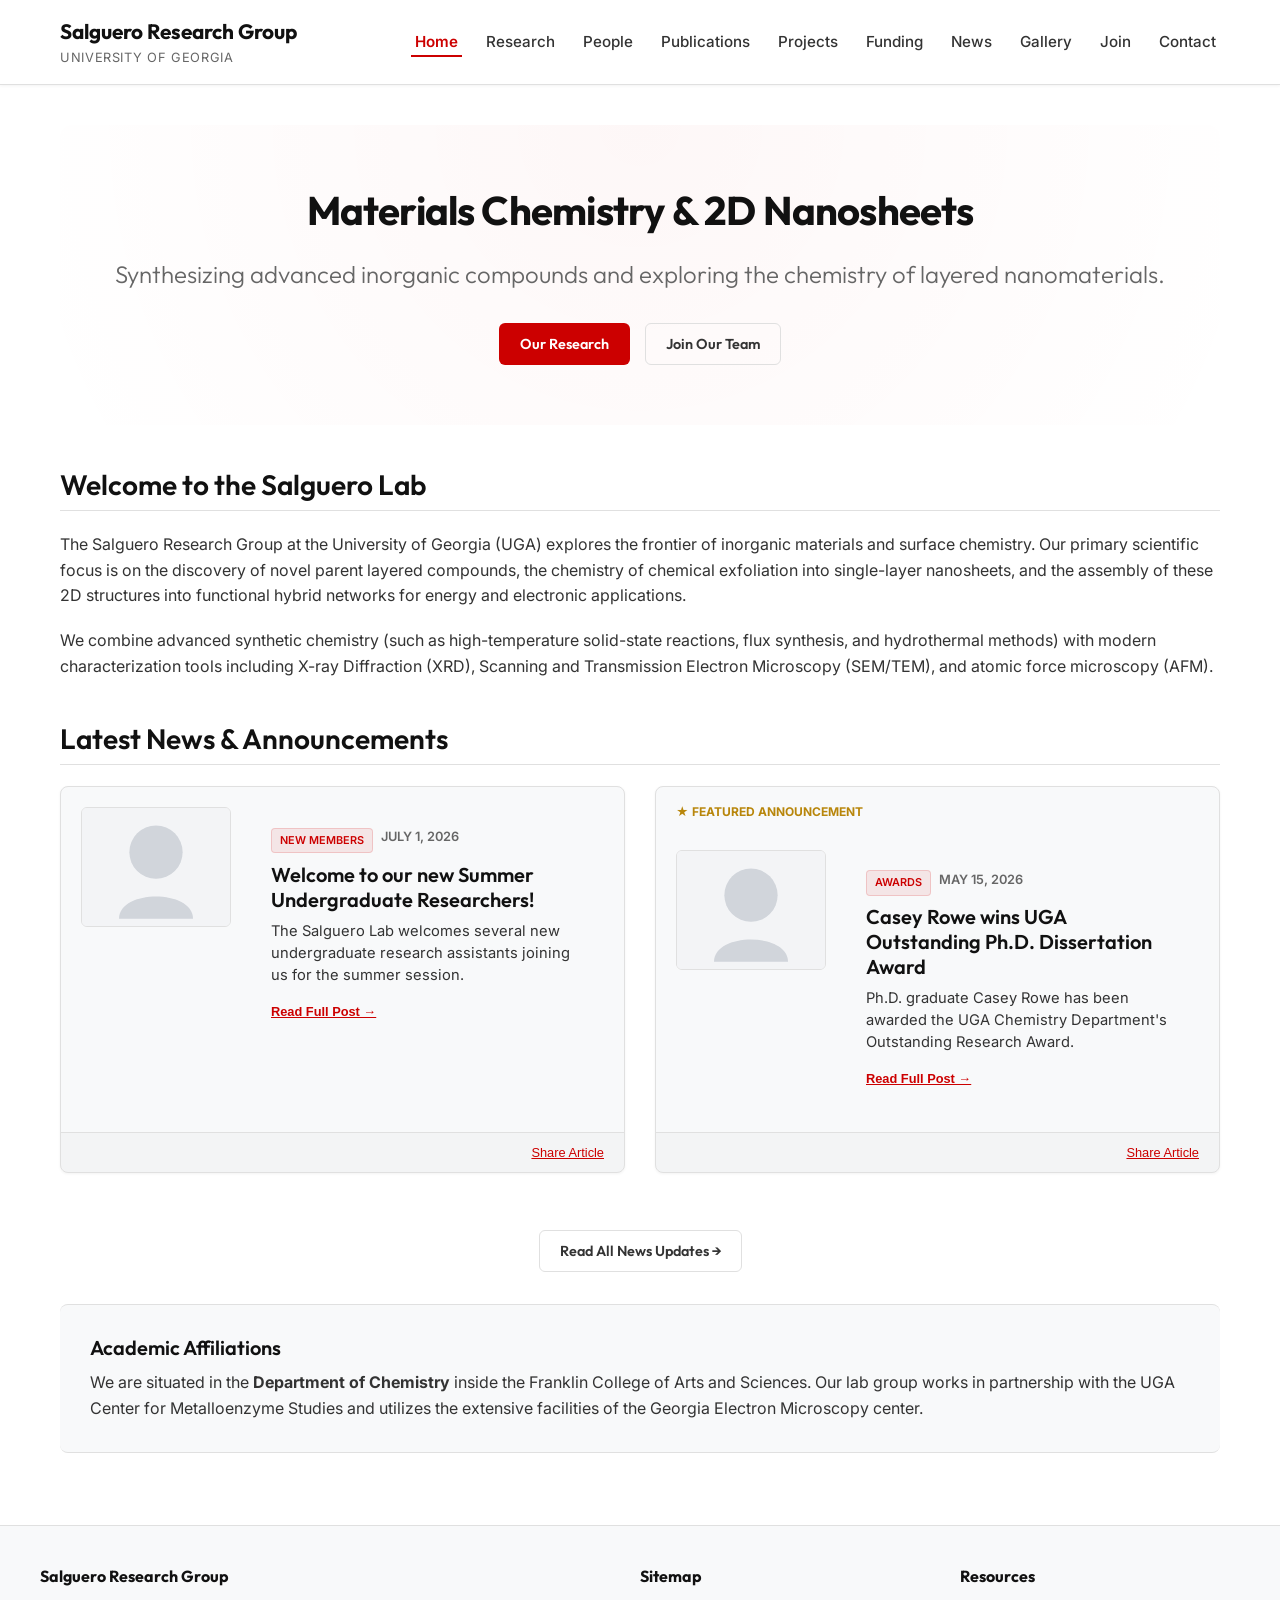
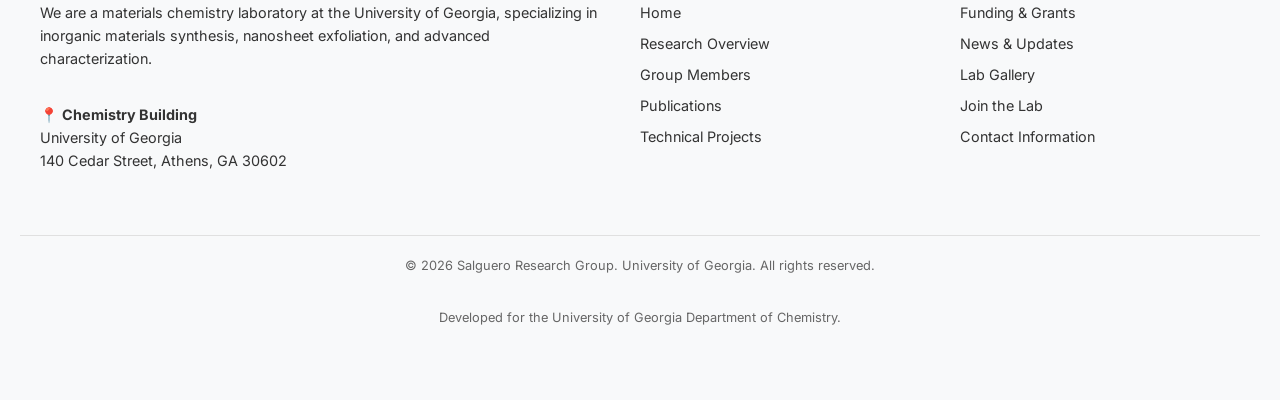
<file: index.html>
<!DOCTYPE html>
<html lang="en">
<head>
  <meta charset="UTF-8">
  <meta name="viewport" content="width=device-width, initial-scale=1.0">
  <meta name="description" content="Official website of Dr. Tina Salguero's research group at the University of Georgia. Specializing in materials chemistry, inorganic synthesis, and 2D nanosheet assembly.">
  <meta name="author" content="Salguero Research Group, University of Georgia">
  <meta name="keywords" content="Salguero Research Group, Tina Salguero, UGA Chemistry, materials chemistry, inorganic synthesis, 2D nanosheets, nanosheet assembly, University of Georgia">
  <title>Salguero Research Group | University of Georgia</title>
  <link rel="canonical" href="https://robbenmathew91-oss.github.io/Dr-Tina-website/index.html">
  <!-- OpenGraph -->
  <meta property="og:title" content="Salguero Research Group | University of Georgia">
  <meta property="og:description" content="Official website of Dr. Tina Salguero's research group at the University of Georgia. Specializing in materials chemistry, inorganic synthesis, and 2D nanosheet assembly.">
  <meta property="og:image" content="https://robbenmathew91-oss.github.io/Dr-Tina-website/assets/images/tina_salguero.jpg">
  <meta property="og:url" content="https://robbenmathew91-oss.github.io/Dr-Tina-website/index.html">
  <meta property="og:type" content="website">
  <meta property="og:site_name" content="Salguero Research Group">
  <!-- Twitter Card -->
  <meta name="twitter:card" content="summary_large_image">
  <meta name="twitter:title" content="Salguero Research Group | University of Georgia">
  <meta name="twitter:description" content="Official website of Dr. Tina Salguero's research group at the University of Georgia. Specializing in materials chemistry, inorganic synthesis, and 2D nanosheet assembly.">
  <meta name="twitter:image" content="https://robbenmathew91-oss.github.io/Dr-Tina-website/assets/images/tina_salguero.jpg">
  <!-- Structured Data -->
  <script type="application/ld+json">
  {
    "@context": "https://schema.org",
    "@type": "ResearchOrganization",
    "name": "Salguero Research Group",
    "url": "https://robbenmathew91-oss.github.io/Dr-Tina-website/",
    "logo": "https://robbenmathew91-oss.github.io/Dr-Tina-website/assets/images/tina_salguero.jpg",
    "description": "Materials chemistry research group led by Dr. Tina Salguero at the University of Georgia, specializing in inorganic synthesis and 2D nanosheet assembly.",
    "parentOrganization": {
      "@type": "CollegeOrUniversity",
      "name": "University of Georgia",
      "url": "https://www.uga.edu"
    },
    "department": {
      "@type": "Organization",
      "name": "Department of Chemistry",
      "url": "https://www.chem.uga.edu"
    },
    "member": {
      "@type": "Person",
      "name": "Tina Salguero",
      "jobTitle": "Associate Professor",
      "affiliation": "University of Georgia"
    }
  }
  </script>
  <link rel="stylesheet" href="styles/main.css">
  <link rel="preconnect" href="https://fonts.googleapis.com">
  <link rel="preconnect" href="https://fonts.gstatic.com" crossorigin>
  <link href="https://fonts.googleapis.com/css2?family=Inter:wght@400;500;600&family=Outfit:wght@600;700&display=swap" rel="stylesheet">
</head>
<body>

  <!-- Layout containers dynamically injected -->
  <div id="header-container"></div>

  <main id="main-content">
    
    <!-- Hero Header -->
    <section class="hero-section">
      <h1 class="text-center">Materials Chemistry & 2D Nanosheets</h1>
      <p class="hero-tagline text-center">Synthesizing advanced inorganic compounds and exploring the chemistry of layered nanomaterials.</p>
      <div class="hero-cta">
        <a href="research.html" class="btn btn-primary">Our Research</a>
        <a href="join.html" class="btn btn-secondary">Join Our Team</a>
      </div>
    </section>

    <!-- Lab Overview -->
    <section class="mb-8">
      <h2>Welcome to the Salguero Lab</h2>
      <p>The Salguero Research Group at the University of Georgia (UGA) explores the frontier of inorganic materials and surface chemistry. Our primary scientific focus is on the discovery of novel parent layered compounds, the chemistry of chemical exfoliation into single-layer nanosheets, and the assembly of these 2D structures into functional hybrid networks for energy and electronic applications.</p>
      <p>We combine advanced synthetic chemistry (such as high-temperature solid-state reactions, flux synthesis, and hydrothermal methods) with modern characterization tools including X-ray Diffraction (XRD), Scanning and Transmission Electron Microscopy (SEM/TEM), and atomic force microscopy (AFM).</p>
    </section>

    <!-- News Highlights Row -->
    <section class="mb-8">
      <h2>Latest News & Announcements</h2>
      <div id="news-highlight-grid" class="grid-cols-2">
        <p>Loading news updates...</p>
      </div>
      <div class="text-center my-8">
        <a href="news.html" class="btn btn-secondary">Read All News Updates &rarr;</a>
      </div>
    </section>

    <!-- UGA Badge Section -->
    <section class="mb-8 py-8" style="border-top: 1px solid var(--border); border-bottom: 1px solid var(--border); background-color: var(--bg-offset); padding: 30px; border-radius: 8px;">
      <h3 style="margin-bottom: 10px;">Academic Affiliations</h3>
      <p style="margin-bottom: 0;">We are situated in the <strong>Department of Chemistry</strong> inside the Franklin College of Arts and Sciences. Our lab group works in partnership with the UGA Center for Metalloenzyme Studies and utilizes the extensive facilities of the Georgia Electron Microscopy center.</p>
    </section>

  </main>

  <div id="footer-container"></div>

  <!-- Layout and Content Rendering scripts -->
  <script type="module" src="src/js/layout.js"></script>
  <script type="module">
    import { loadData } from './src/js/loader.js';
    import { validateData } from './src/js/validator.js';
    import { NewsCard } from './src/js/components.js';
    import { renderList, SortFunctions } from './src/js/renderer.js';

    async function loadLatestNews() {
      const newsData = await loadData('news.json');
      const newsList = newsData.news || [];
      
      // Validate
      validateData('news', newsList);

      // Take latest 2 news items
      const sortedNews = [...newsList].sort(SortFunctions.datesDescending);
      const latestNews = sortedNews.slice(0, 2);

      renderList({
        selector: '#news-highlight-grid',
        items: latestNews,
        componentFn: NewsCard,
        emptyMessage: 'No announcements published yet.'
      });
    }

    loadLatestNews();
  </script>
</body>
</html>
</file>
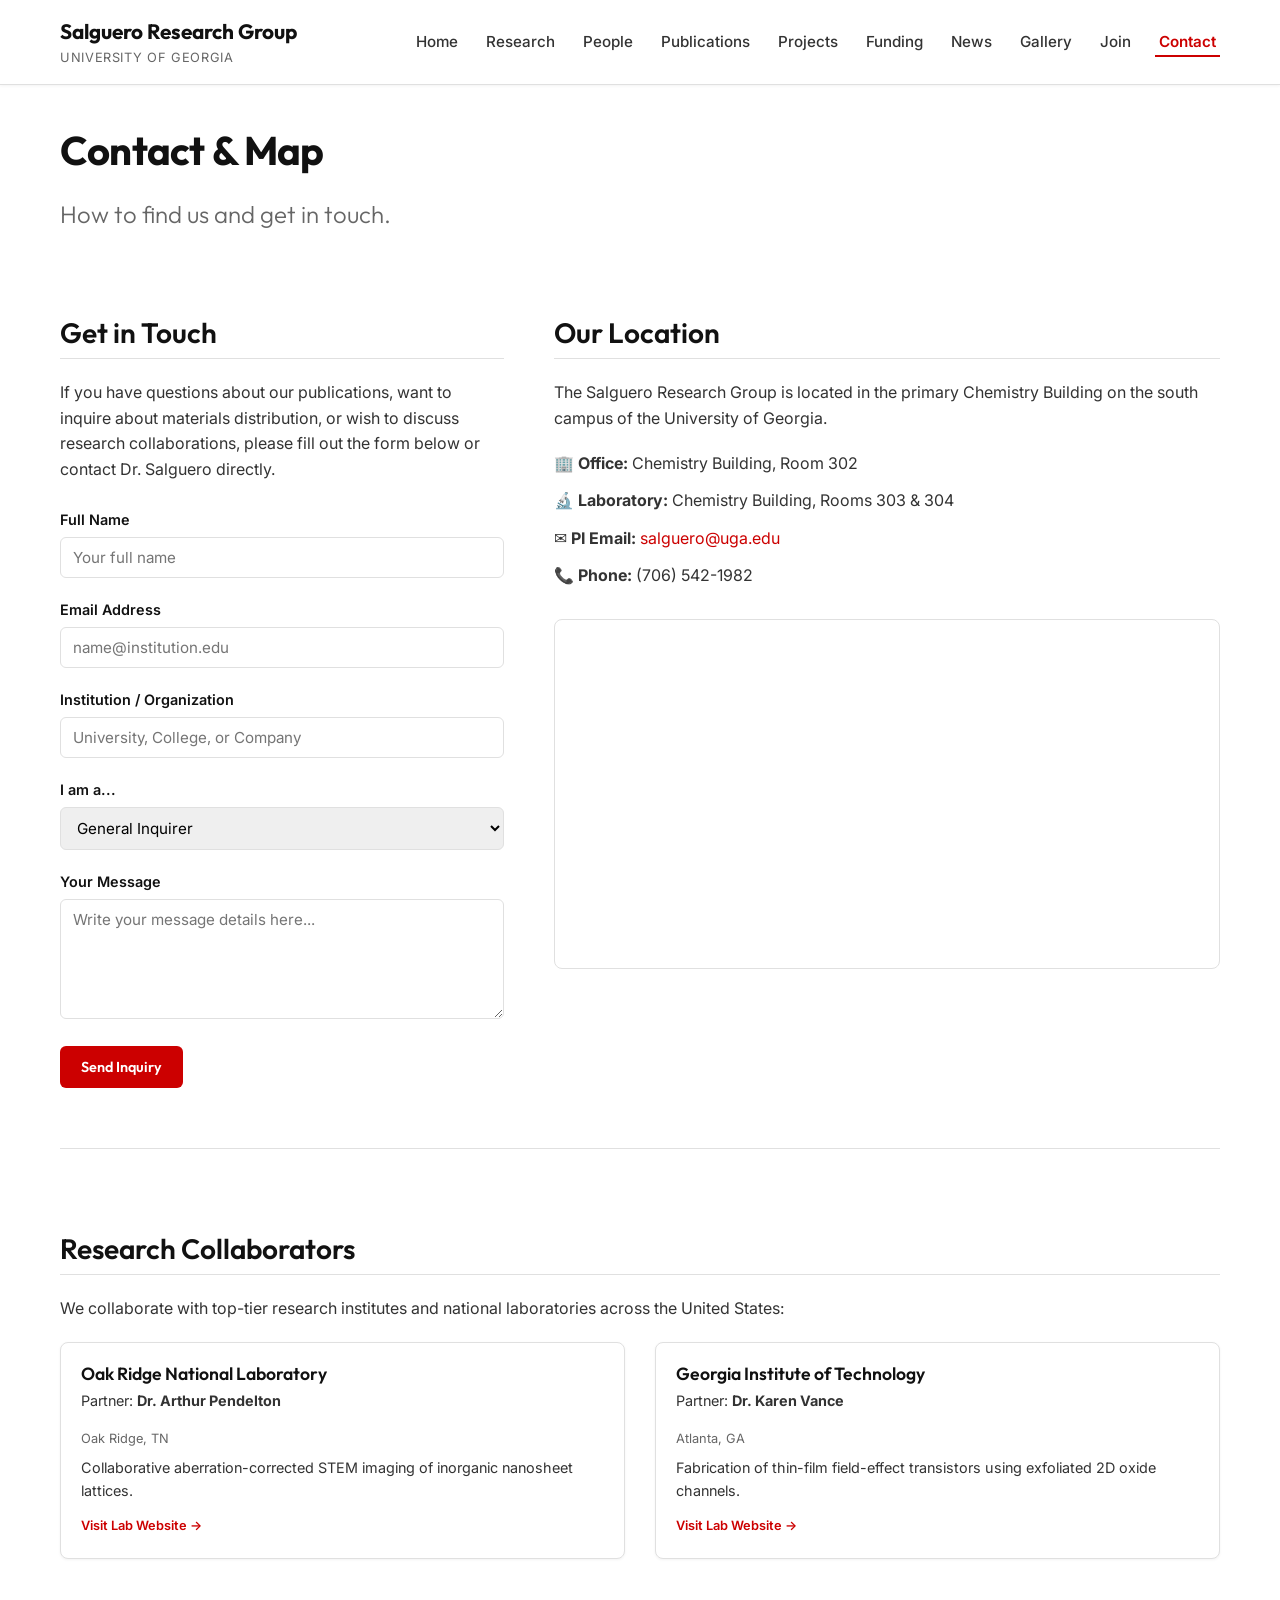
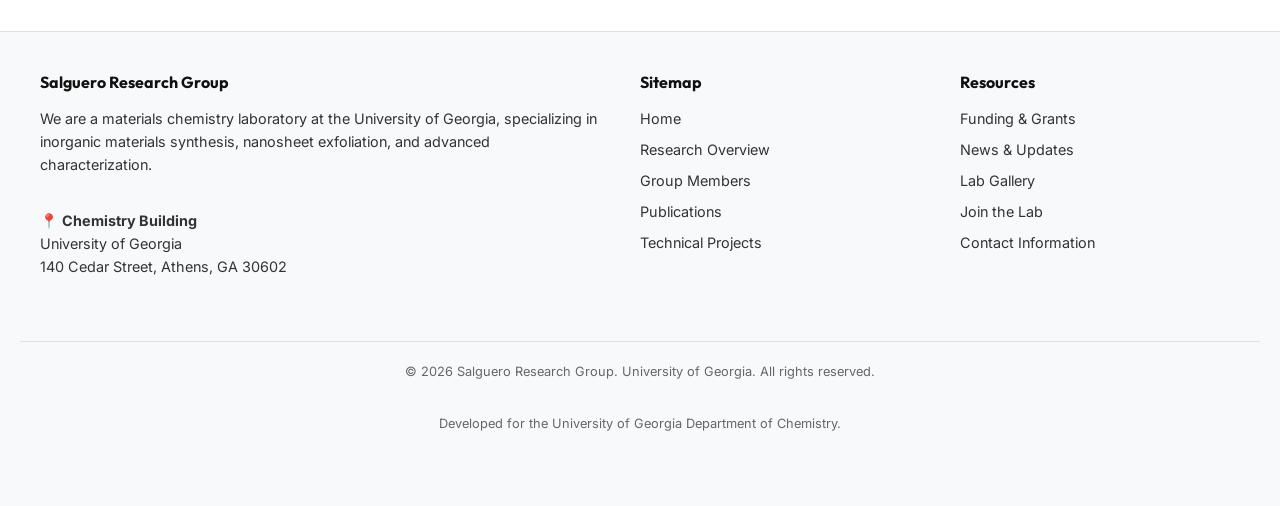
<file: contact.html>
<!DOCTYPE html>
<html lang="en">
<head>
  <meta charset="UTF-8">
  <meta name="viewport" content="width=device-width, initial-scale=1.0">
  <title>Contact & Map | Salguero Research Group</title>
  <meta name="description" content="Get in touch with the Salguero Lab at UGA. Office and laboratory location in the Chemistry Building, mailing address, email contact, and interactive map.">
  <link rel="canonical" href="https://robbenmathew91-oss.github.io/Dr-Tina-website/contact.html">

  <!-- OpenGraph -->
  <meta property="og:title" content="Contact & Map | Salguero Research Group">
  <meta property="og:description" content="Get in touch with the Salguero Lab at UGA. Office and laboratory location in the Chemistry Building, mailing address, email contact, and interactive map.">
  <meta property="og:url" content="https://robbenmathew91-oss.github.io/Dr-Tina-website/contact.html">
  <meta property="og:type" content="website">
  <meta property="og:image" content="https://robbenmathew91-oss.github.io/Dr-Tina-website/tina_salguero.jpg">

  <!-- Twitter Card -->
  <meta name="twitter:card" content="summary_large_image">
  <meta name="twitter:title" content="Contact & Map | Salguero Research Group">
  <meta name="twitter:description" content="Get in touch with the Salguero Lab at UGA. Office and laboratory location in the Chemistry Building, mailing address, email contact, and interactive map.">
  <meta name="twitter:image" content="https://robbenmathew91-oss.github.io/Dr-Tina-website/tina_salguero.jpg">

  <link rel="stylesheet" href="styles/main.css">
  <link rel="preconnect" href="https://fonts.googleapis.com">
  <link rel="preconnect" href="https://fonts.gstatic.com" crossorigin>
  <link href="https://fonts.googleapis.com/css2?family=Inter:wght@400;500;600&family=Outfit:wght@600;700&display=swap" rel="stylesheet">
</head>
<body>

  <div id="header-container"></div>

  <main id="main-content">
    <h1>Contact & Map</h1>
    <p class="hero-tagline">How to find us and get in touch.</p>

    <div class="contact-grid" style="margin-top: 40px;">
      
      <!-- Left Column: Info & Form -->
      <div>
        <h2>Get in Touch</h2>
        <p>If you have questions about our publications, want to inquire about materials distribution, or wish to discuss research collaborations, please fill out the form below or contact Dr. Salguero directly.</p>
        
        <form id="contact-form" style="margin-top: 25px;" onsubmit="handleFormSubmit(event)">
          <div class="form-group">
            <label for="name" class="form-label">Full Name</label>
            <input type="text" id="name" class="form-control" required placeholder="Your full name">
          </div>
          
          <div class="form-group">
            <label for="email" class="form-label">Email Address</label>
            <input type="email" id="email" class="form-control" required placeholder="name@institution.edu">
          </div>

          <div class="form-group">
            <label for="affiliation" class="form-label">Institution / Organization</label>
            <input type="text" id="affiliation" class="form-control" placeholder="University, College, or Company">
          </div>

          <div class="form-group">
            <label for="role" class="form-label">I am a...</label>
            <select id="role" class="form-control">
              <option value="General Inquirer">General Inquirer</option>
              <option value="Graduate Applicant">Prospective Graduate Student</option>
              <option value="Undergraduate Applicant">Prospective Undergraduate Researcher</option>
              <option value="Collaborator">Academic or Industry Collaborator</option>
            </select>
          </div>

          <div class="form-group">
            <label for="message" class="form-label">Your Message</label>
            <textarea id="message" class="form-control" required placeholder="Write your message details here..."></textarea>
          </div>

          <button type="submit" class="btn btn-primary">Send Inquiry</button>
        </form>

        <div id="form-success-box" class="empty-state-card hidden" style="background-color: #E8F5E9; border-color: #2E7D32; padding: 25px; margin-top: 20px; text-align: left;">
          <h4 style="color: #2E7D32; margin-bottom: 5px;">✓ Message Submitted Successfully</h4>
          <p style="margin-bottom: 0; font-size: 0.95rem;">Thank you for contacting the Salguero Research Group. We have received your inquiry and will respond as soon as possible.</p>
        </div>
      </div>

      <!-- Right Column: Address and Map -->
      <div>
        <h2>Our Location</h2>
        <p>The Salguero Research Group is located in the primary Chemistry Building on the south campus of the University of Georgia.</p>
        
        <ul class="contact-list">
          <li>🏢 <strong>Office:</strong> Chemistry Building, Room 302</li>
          <li>🔬 <strong>Laboratory:</strong> Chemistry Building, Rooms 303 & 304</li>
          <li>✉️ <strong>PI Email:</strong> <a href="mailto:salguero@uga.edu">salguero@uga.edu</a></li>
          <li>📞 <strong>Phone:</strong> (706) 542-1982</li>
        </ul>

        <div class="map-iframe-container" style="margin-top: 30px;">
          <!-- Embedded Google Map of UGA Chemistry Building -->
          <iframe 
            title="UGA Chemistry Department Location Map"
            src="https://www.google.com/maps/embed?pb=!1m18!1m12!1m13!1d3320.1706859345633!2d-83.37330548480374!3d33.94705358063544!2m3!1f0!2f0!3f0!3m2!1i1024!2i768!4f13.1!3m3!1m2!1s0x88f66d2146f6630f%3A0xc3cfdb078696ecbd!2sChemistry%20Department%2C%20140%20Cedar%20St%2C%20Athens%2C%20GA%2030602!5e0!3m2!1sen!2sus!4v1660000000000!5m2!1sen!2sus"
            allowfullscreen="" 
            loading="lazy" 
            referrerpolicy="no-referrer-when-downgrade">
          </iframe>
        </div>
      </div>

    </div>

    <!-- Render Collaborators Section -->
    <section class="mb-8" style="margin-top: 60px; padding-top: 40px; border-top: 1px solid var(--border);">
      <h2>Research Collaborators</h2>
      <p style="margin-bottom: 20px;">We collaborate with top-tier research institutes and national laboratories across the United States:</p>
      <div id="collaborators-list-target" class="grid-cols-2">
        <p>Loading collaborator profiles...</p>
      </div>
    </section>

  </main>

  <div id="footer-container"></div>

  <script type="module" src="src/js/layout.js"></script>
  <script type="module">
    import { loadData } from './src/js/loader.js';
    import { validateData } from './src/js/validator.js';
    import { CollaboratorCard } from './src/js/components.js';
    import { renderList } from './src/js/renderer.js';

    // Bind form submit globally
    window.handleFormSubmit = function(event) {
      event.preventDefault();
      
      // Hide form and show success box
      const form = document.getElementById('contact-form');
      const successBox = document.getElementById('form-success-box');
      if (form && successBox) {
        form.classList.add('hidden');
        successBox.classList.remove('hidden');
      }
    };

    async function initCollaborators() {
      const dataObj = await loadData('collaborators.json');
      const collaboratorsList = dataObj.collaborators || [];

      // Validate
      validateData('collaborator', collaboratorsList);

      // Render
      renderList({
        selector: '#collaborators-list-target',
        items: collaboratorsList,
        componentFn: CollaboratorCard,
        emptyMessage: 'No collaborators registered.'
      });
    }

    initCollaborators();
  </script>
</body>
</html>
</file>
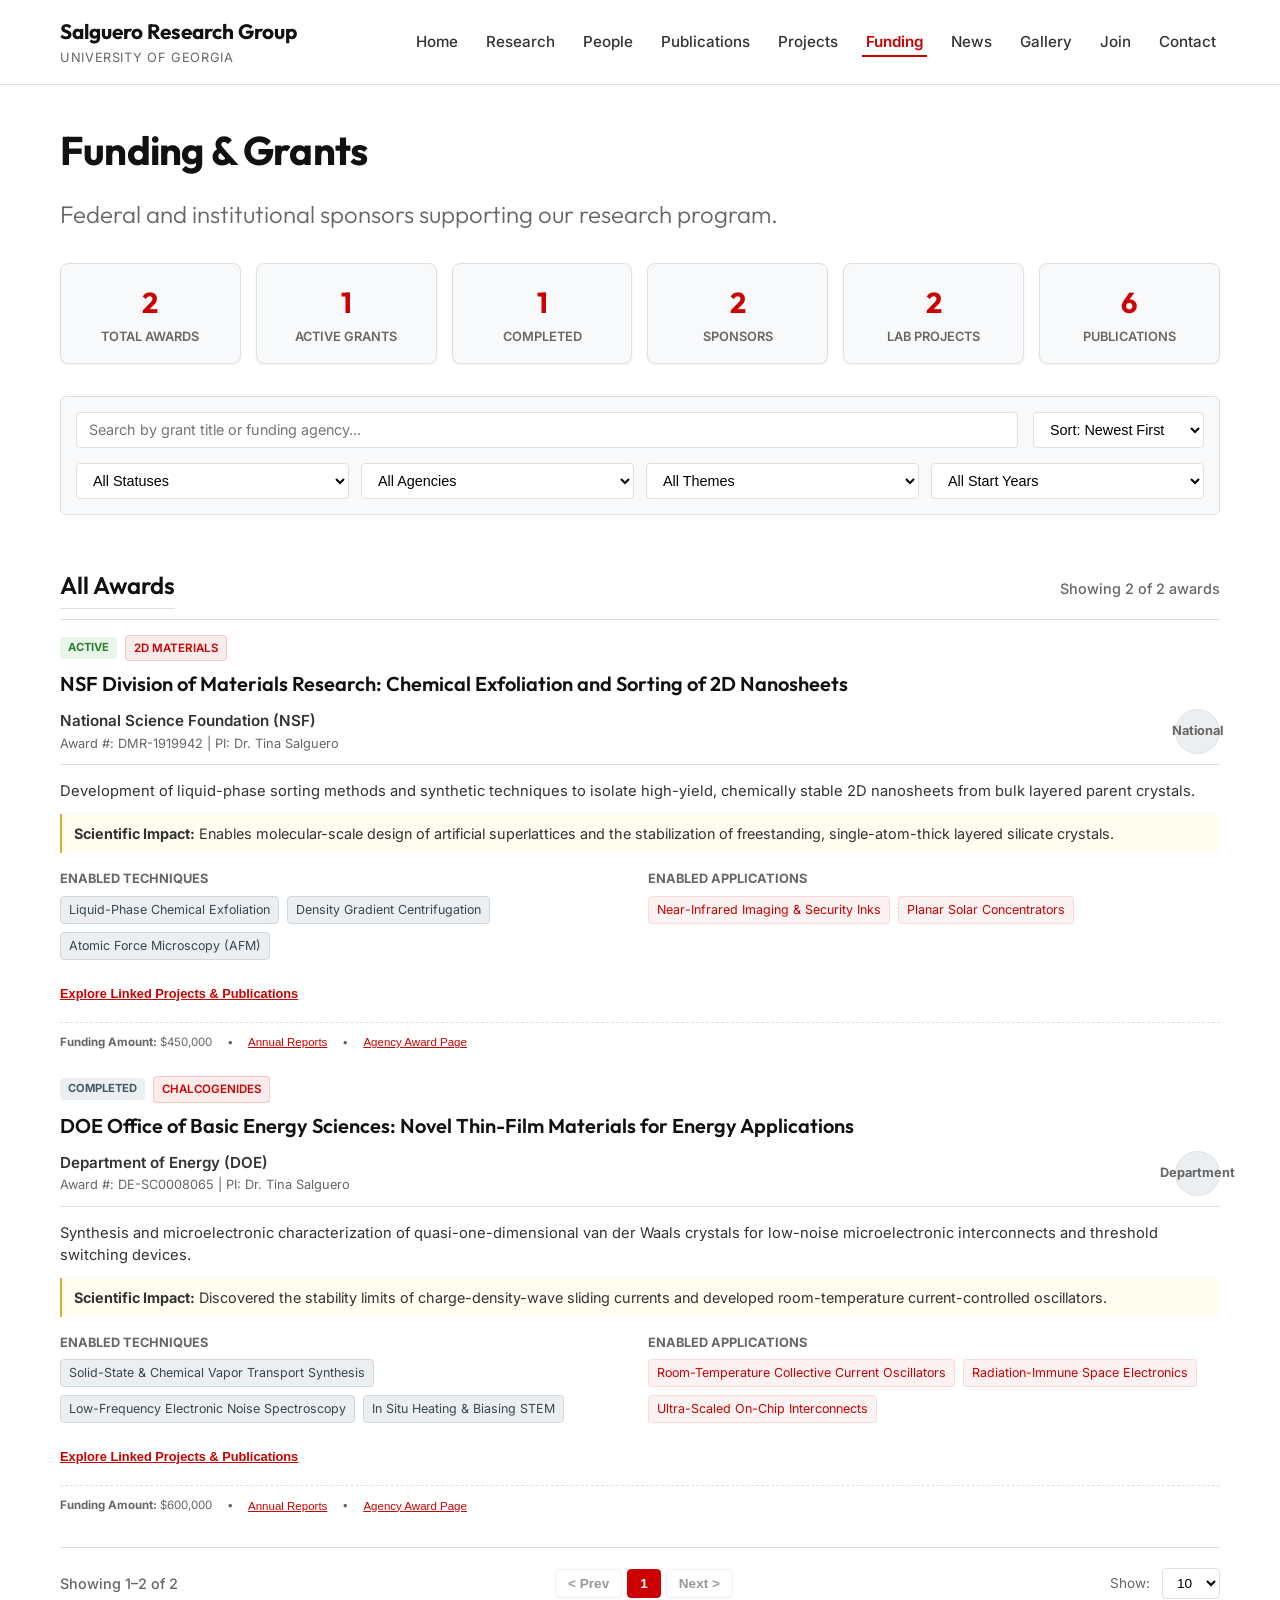
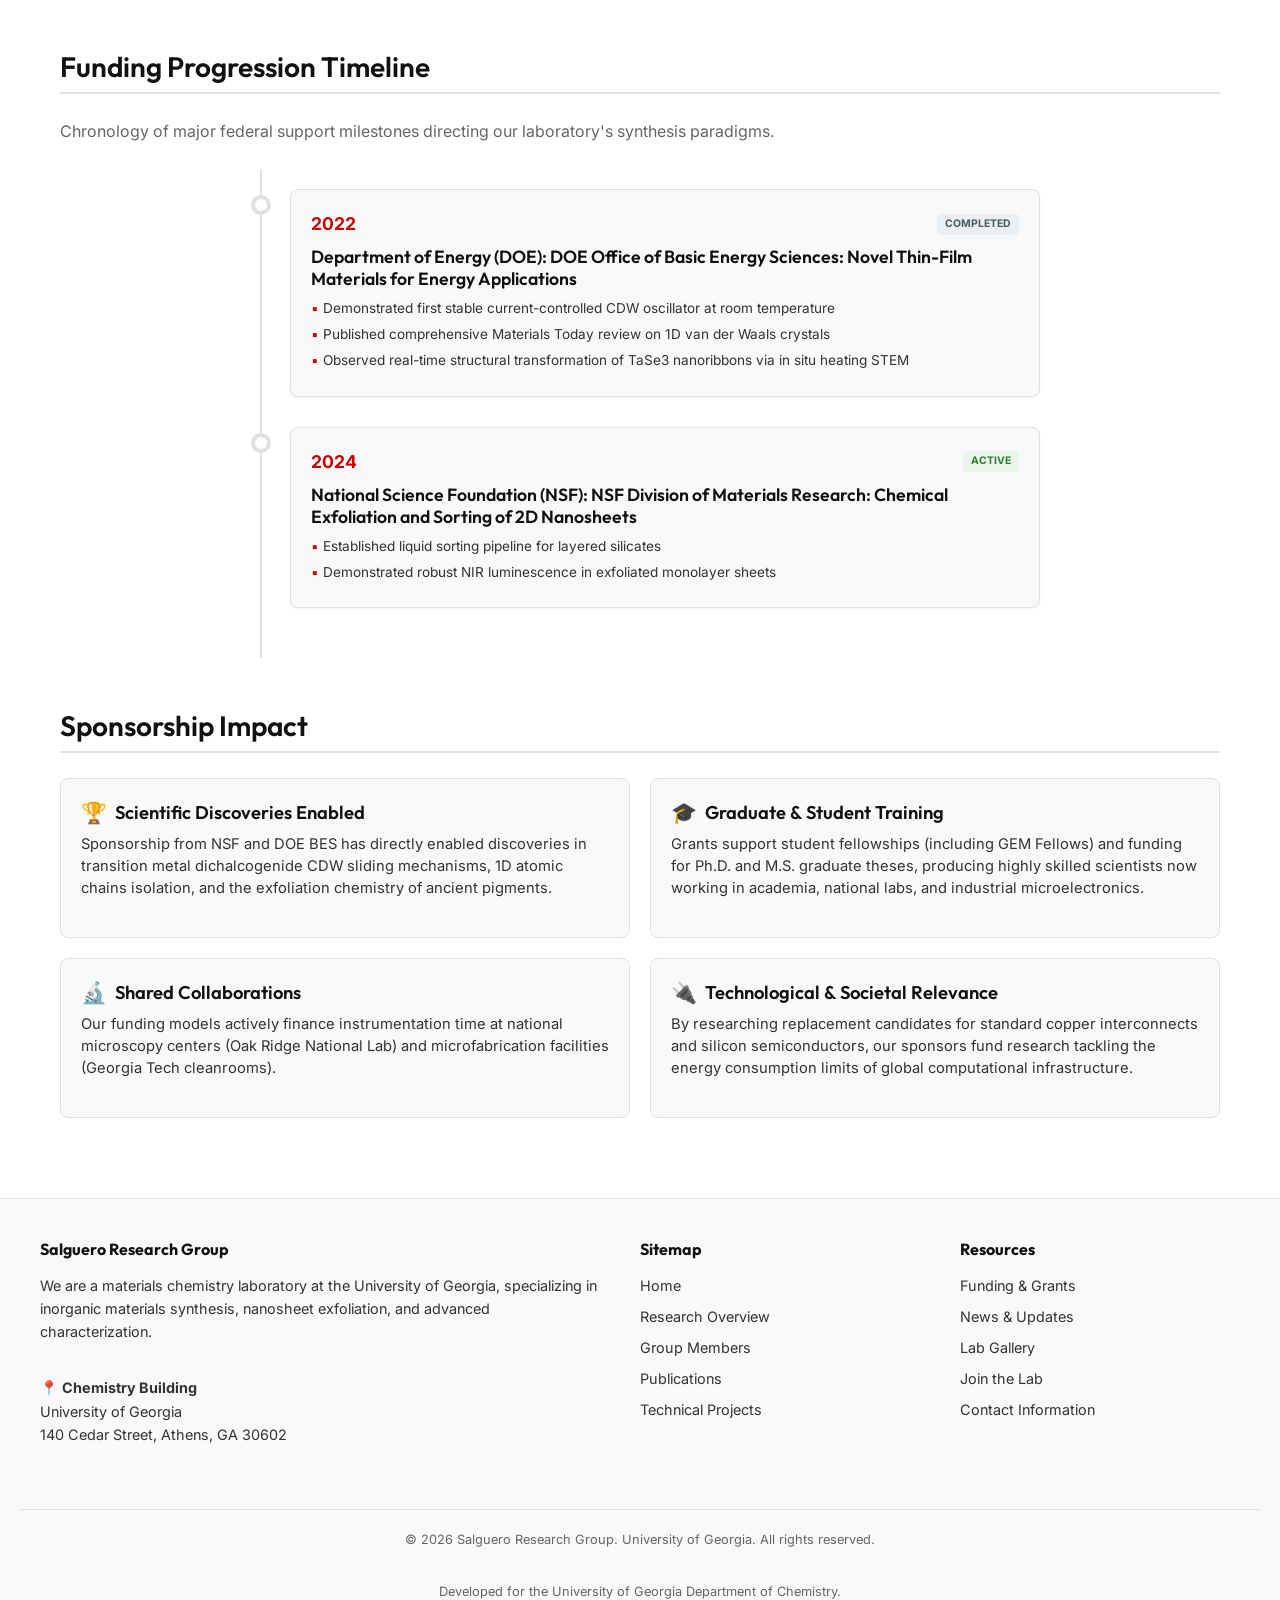
<file: funding.html>
<!DOCTYPE html>
<html lang="en">
<head>
  <meta charset="UTF-8">
  <meta name="viewport" content="width=device-width, initial-scale=1.0">
  <meta name="description" content="Research sponsors and funded grants supporting materials chemistry investigations in the Salguero Group.">
  <meta name="author" content="Salguero Research Group, University of Georgia">
  <meta name="keywords" content="NSF grants, research funding, materials chemistry grants, Salguero Group funding, UGA chemistry research support">
  <title>Funding & Grants | Salguero Research Group</title>
  <link rel="canonical" href="https://robbenmathew91-oss.github.io/Dr-Tina-website/funding.html">
  <!-- OpenGraph -->
  <meta property="og:title" content="Funding & Grants | Salguero Research Group">
  <meta property="og:description" content="Research sponsors and funded grants supporting materials chemistry investigations in the Salguero Group.">
  <meta property="og:image" content="https://robbenmathew91-oss.github.io/Dr-Tina-website/assets/images/tina_salguero.jpg">
  <meta property="og:url" content="https://robbenmathew91-oss.github.io/Dr-Tina-website/funding.html">
  <meta property="og:type" content="website">
  <meta property="og:site_name" content="Salguero Research Group">
  <!-- Twitter Card -->
  <meta name="twitter:card" content="summary_large_image">
  <meta name="twitter:title" content="Funding & Grants | Salguero Research Group">
  <meta name="twitter:description" content="Research sponsors and funded grants supporting materials chemistry investigations in the Salguero Group.">
  <meta name="twitter:image" content="https://robbenmathew91-oss.github.io/Dr-Tina-website/assets/images/tina_salguero.jpg">
  <link rel="stylesheet" href="styles/main.css">
  <link rel="preconnect" href="https://fonts.googleapis.com">
  <link rel="preconnect" href="https://fonts.gstatic.com" crossorigin>
  <link href="https://fonts.googleapis.com/css2?family=Inter:wght@400;500;600&family=Outfit:wght@600;700&display=swap" rel="stylesheet">
  <style>
    .funding-stat-card {
      background: var(--bg-offset);
      border: 1px solid var(--border);
      border-radius: 8px;
      padding: 15px;
      text-align: center;
      box-shadow: var(--shadow-sm);
    }
    .funding-stat-val {
      font-size: 1.8rem;
      font-weight: 700;
      color: var(--primary);
      margin-bottom: 2px;
      font-family: var(--font-heading);
    }
    .funding-stat-label {
      font-size: 0.8rem;
      color: var(--light-gray);
      text-transform: uppercase;
      font-weight: 600;
    }
    @media (max-width: 900px) {
      .theme-cols-2 {
        grid-template-columns: 1fr !important;
        gap: 15px !important;
      }
    }
  </style>
</head>
<body>

  <div id="header-container"></div>

  <main id="main-content">
    <h1>Funding & Grants</h1>
    <p class="hero-tagline">Federal and institutional sponsors supporting our research program.</p>

    <!-- Overview Statistics Dashboard -->
    <section class="mb-8" style="margin-top: 30px;" aria-label="Funding Metrics Dashboard">
      <div class="grid-cols-4" style="display: grid; grid-template-columns: repeat(auto-fit, minmax(180px, 1fr)); gap: 15px;" id="funding-dashboard-target">
        <!-- Stat cards will be dynamically injected -->
      </div>
    </section>

    <!-- Search & Filter Controls -->
    <section class="search-filter-bar" style="display: flex; flex-direction: column; gap: 15px; align-items: stretch; margin-top: 30px;" aria-label="Search and Filter Controls">
      <div style="display: flex; gap: 15px; width: 100%; flex-wrap: wrap;">
        <input type="text" id="search-box" class="search-input" placeholder="Search by grant title or funding agency..." aria-label="Search grants">
        
        <select id="sort-filter" class="filter-select" aria-label="Sort grants">
          <option value="newest">Sort: Newest First</option>
          <option value="oldest">Sort: Oldest First</option>
          <option value="agency">Sort: Agency Name</option>
          <option value="active">Sort: Active First</option>
        </select>
      </div>

      <div style="display: grid; grid-template-columns: 1fr 1fr 1fr 1fr; gap: 12px; width: 100%;" class="grid-cols-4">
        <select id="status-filter" class="filter-select" aria-label="Filter by Status">
          <option value="all">All Statuses</option>
          <option value="Active">Active Only</option>
          <option value="Completed">Completed Only</option>
        </select>

        <select id="agency-filter" class="filter-select" aria-label="Filter by Funding Agency">
          <option value="all">All Agencies</option>
        </select>

        <select id="theme-filter" class="filter-select" aria-label="Filter by Research Theme">
          <option value="all">All Themes</option>
        </select>

        <select id="year-filter" class="filter-select" aria-label="Filter by Start Year">
          <option value="all">All Start Years</option>
        </select>
      </div>
    </section>

    <!-- Active Filter Indicators -->
    <div id="active-filters-container" class="pub-active-filters-row" aria-live="polite"></div>

    <!-- Grants Grid -->
    <section class="mb-8" style="margin-top: 30px;">
      <div style="display: flex; justify-content: space-between; align-items: baseline; margin-bottom: 15px; border-bottom: 1px solid var(--border); padding-bottom: 10px;">
        <h2 id="grants-list-title" style="margin: 0; font-size: 1.5rem;">All Awards</h2>
        <div id="grants-count" class="pub-count-label">Showing 0 of 0 awards</div>
      </div>
      <div id="grants-list-target" style="display: flex; flex-direction: column; gap: 25px;">
        <p>Loading funding records...</p>
      </div>
    </section>

    <!-- Pagination Controls -->
    <div id="pagination-container" class="pub-pagination-bar" aria-label="Pagination Navigation"></div>

    <!-- Funding Timeline Section -->
    <section class="mb-8" style="margin-top: 50px;">
      <h2 style="border-bottom: 2px solid var(--border); padding-bottom: 8px; margin-bottom: 25px;">Funding Progression Timeline</h2>
      <p style="margin-bottom: 25px; color: var(--light-gray);">Chronology of major federal support milestones directing our laboratory's synthesis paradigms.</p>
      <div id="timeline-target"></div>
    </section>

    <!-- Funding Impact Summaries -->
    <section class="mb-8" style="margin-top: 50px;">
      <h2 style="border-bottom: 2px solid var(--border); padding-bottom: 8px; margin-bottom: 25px;">Sponsorship Impact</h2>
      <div class="research-impact-grid">
        <div class="impact-card">
          <h3 class="impact-title"><span class="impact-icon">🏆</span> Scientific Discoveries Enabled</h3>
          <p class="impact-text">Sponsorship from NSF and DOE BES has directly enabled discoveries in transition metal dichalcogenide CDW sliding mechanisms, 1D atomic chains isolation, and the exfoliation chemistry of ancient pigments.</p>
        </div>
        <div class="impact-card">
          <h3 class="impact-title"><span class="impact-icon">🎓</span> Graduate & Student Training</h3>
          <p class="impact-text">Grants support student fellowships (including GEM Fellows) and funding for Ph.D. and M.S. graduate theses, producing highly skilled scientists now working in academia, national labs, and industrial microelectronics.</p>
        </div>
        <div class="impact-card">
          <h3 class="impact-title"><span class="impact-icon">🔬</span> Shared Collaborations</h3>
          <p class="impact-text">Our funding models actively finance instrumentation time at national microscopy centers (Oak Ridge National Lab) and microfabrication facilities (Georgia Tech cleanrooms).</p>
        </div>
        <div class="impact-card">
          <h3 class="impact-title"><span class="impact-icon">🔌</span> Technological & Societal Relevance</h3>
          <p class="impact-text">By researching replacement candidates for standard copper interconnects and silicon semiconductors, our sponsors fund research tackling the energy consumption limits of global computational infrastructure.</p>
        </div>
      </div>
    </section>

  </main>

  <div id="footer-container"></div>

  <script type="module" src="src/js/layout.js"></script>
  <script type="module">
    import { loadData } from './src/js/loader.js';
    import { validateData } from './src/js/validator.js';
    import { GrantCard } from './src/js/components.js';
    import './src/js/renderer.js'; // defines window.toggleDetails

    let allGrants = [];
    let filteredGrants = [];
    let currentPage = 1;
    let pageSize = 10;

    let allResearch = [];
    let allProjects = [];
    let allPublications = [];
    let allCollaborators = [];

    async function initGrants() {
      // Load all 5 data feeds asynchronously
      const [grantsData, researchData, projectsData, publicationsData, collaboratorsData] = await Promise.all([
        loadData('grants.json'),
        loadData('research.json'),
        loadData('projects.json'),
        loadData('publications.json'),
        loadData('collaborators.json')
      ]);

      allGrants = grantsData.grants || [];
      allResearch = researchData.themes || [];
      allProjects = projectsData.projects || [];
      allPublications = publicationsData.publications || [];
      allCollaborators = collaboratorsData.collaborators || [];

      // Validate
      validateData('grant', allGrants);

      // Populate filter dropdowns
      populateFilterDropdowns(allGrants);

      // Add event listeners
      document.getElementById('search-box').addEventListener('input', () => { currentPage = 1; applyFilters(); });
      document.getElementById('sort-filter').addEventListener('change', () => { currentPage = 1; applyFilters(); });
      document.getElementById('status-filter').addEventListener('change', () => { currentPage = 1; applyFilters(); });
      document.getElementById('agency-filter').addEventListener('change', () => { currentPage = 1; applyFilters(); });
      document.getElementById('theme-filter').addEventListener('change', () => { currentPage = 1; applyFilters(); });
      document.getElementById('year-filter').addEventListener('change', () => { currentPage = 1; applyFilters(); });

      // Initial render
      applyFilters();
      renderDashboard();
      renderTimeline();
    }

    function populateFilterDropdowns(grants) {
      const agencySelect = document.getElementById('agency-filter');
      const themeSelect = document.getElementById('theme-filter');
      const yearSelect = document.getElementById('year-filter');

      const agencies = new Set();
      const themes = new Set();
      const years = new Set();

      grants.forEach(g => {
        if (g.agency) agencies.add(g.agency);
        if (g.research_theme) themes.add(g.research_theme);
        if (g.award_year) years.add(g.award_year);
      });

      Array.from(agencies).sort().forEach(a => {
        agencySelect.add(new Option(a, a));
      });
      Array.from(themes).sort().forEach(t => {
        themeSelect.add(new Option(t, t));
      });
      Array.from(years).sort((a,b) => b.localeCompare(a)).forEach(y => {
        yearSelect.add(new Option(y, y));
      });
    }

    function renderDashboard() {
      const target = document.getElementById('funding-dashboard-target');
      
      const totalCount = allGrants.length;
      const activeCount = allGrants.filter(g => g.status === 'Active').length;
      const completedCount = allGrants.filter(g => g.status === 'Completed').length;
      const uniqueAgencies = new Set(allGrants.map(g => g.agency)).size;

      // Count unique linked publications and supported projects
      const uniquePubs = new Set(allGrants.flatMap(g => g.related_publications || [])).size;
      const uniqueProj = new Set(allGrants.flatMap(g => g.related_projects || [])).size;

      target.innerHTML = `
        <div class="funding-stat-card">
          <div class="funding-stat-val">${totalCount}</div>
          <div class="funding-stat-label">Total Awards</div>
        </div>
        <div class="funding-stat-card">
          <div class="funding-stat-val">${activeCount}</div>
          <div class="funding-stat-label">Active Grants</div>
        </div>
        <div class="funding-stat-card">
          <div class="funding-stat-val">${completedCount}</div>
          <div class="funding-stat-label">Completed</div>
        </div>
        <div class="funding-stat-card">
          <div class="funding-stat-val">${uniqueAgencies}</div>
          <div class="funding-stat-label">Sponsors</div>
        </div>
        <div class="funding-stat-card">
          <div class="funding-stat-val">${uniqueProj}</div>
          <div class="funding-stat-label">Lab Projects</div>
        </div>
        <div class="funding-stat-card">
          <div class="funding-stat-val">${uniquePubs}</div>
          <div class="funding-stat-label">Publications</div>
        </div>
      `;
    }

    function applyFilters() {
      const query = document.getElementById('search-box').value.toLowerCase().trim();
      const status = document.getElementById('status-filter').value;
      const agency = document.getElementById('agency-filter').value;
      const theme = document.getElementById('theme-filter').value;
      const year = document.getElementById('year-filter').value;
      const sortVal = document.getElementById('sort-filter').value;

      // Filter Logic
      filteredGrants = allGrants.filter(g => {
        const matchesQuery = !query ||
          g.title.toLowerCase().includes(query) ||
          g.agency.toLowerCase().includes(query) ||
          g.grantNumber.toLowerCase().includes(query);

        const matchesStatus = status === 'all' || g.status === status;
        const matchesAgency = agency === 'all' || g.agency === agency;
        const matchesTheme = theme === 'all' || g.research_theme === theme;
        const matchesYear = year === 'all' || g.award_year === year;

        return matchesQuery && matchesStatus && matchesAgency && matchesTheme && matchesYear;
      });

      // Sorting Logic
      let sortFn;
      if (sortVal === 'newest') {
        sortFn = (a, b) => (parseInt(b.award_year, 10) || 0) - (parseInt(a.award_year, 10) || 0) || a.title.localeCompare(b.title);
      } else if (sortVal === 'oldest') {
        sortFn = (a, b) => (parseInt(a.award_year, 10) || 0) - (parseInt(b.award_year, 10) || 0) || a.title.localeCompare(b.title);
      } else if (sortVal === 'agency') {
        sortFn = (a, b) => a.agency.localeCompare(b.agency) || (parseInt(b.award_year, 10) - parseInt(a.award_year, 10));
      } else if (sortVal === 'active') {
        sortFn = (a, b) => {
          if (a.status !== b.status) {
            return a.status === 'Active' ? -1 : 1;
          }
          return (parseInt(b.award_year, 10) || 0) - (parseInt(a.award_year, 10) || 0);
        };
      }

      filteredGrants.sort(sortFn);

      // Render filter pills
      renderActivePills({ query, status, agency, theme, year });

      // Render main listing
      renderPaginatedGrants();
    }

    function renderPaginatedGrants() {
      const target = document.getElementById('grants-list-target');
      const countLabel = document.getElementById('grants-count');

      // Update count label
      countLabel.textContent = `Showing ${filteredGrants.length} of ${allGrants.length} awards`;

      if (filteredGrants.length === 0) {
        target.innerHTML = `
          <div class="empty-state" style="text-align: center; padding: 40px 20px; border: 1px dashed var(--border); border-radius: 8px; background: var(--bg-offset);">
            <p style="font-size: 1.1rem; color: var(--light-gray); margin-bottom: 10px;">No grants found matching your criteria.</p>
            <button class="btn btn-secondary btn-sm" onclick="window.clearAllFilters()">Clear All Filters</button>
          </div>
        `;
        document.getElementById('pagination-container').innerHTML = '';
        return;
      }

      const totalPages = Math.ceil(filteredGrants.length / pageSize);
      if (currentPage > totalPages) currentPage = totalPages || 1;

      const startIndex = (currentPage - 1) * pageSize;
      const endIndex = Math.min(startIndex + pageSize, filteredGrants.length);
      const pageItems = filteredGrants.slice(startIndex, endIndex);

      // Render cards resolving relational maps dynamically
      const markup = pageItems.map(g => {
        // Resolve relations
        const relations = {
          projects: allProjects.filter(p => (g.related_projects || []).includes(p.id)),
          publications: allPublications.filter(pub => (g.related_publications || []).includes(pub.id)),
          collaborators: allCollaborators.filter(collab => (g.related_collaborators || []).includes(collab.id))
        };
        return GrantCard(g, relations);
      }).join('');

      target.innerHTML = markup;

      // Render navigation controls
      renderPaginationBar(totalPages);
    }

    function renderPaginationBar(totalPages) {
      const container = document.getElementById('pagination-container');
      
      let pageButtons = '';
      for (let i = 1; i <= totalPages; i++) {
        pageButtons += `
          <button class="pub-page-btn ${i === currentPage ? 'active-page' : ''}" onclick="window.setPage(${i})" aria-label="Page ${i}" ${i === currentPage ? 'aria-current="page"' : ''}>
            ${i}
          </button>
        `;
      }

      container.innerHTML = `
        <div class="pub-count-label">
          Showing ${Math.min((currentPage - 1) * pageSize + 1, filteredGrants.length)}–${Math.min(currentPage * pageSize, filteredGrants.length)} of ${filteredGrants.length}
        </div>
        
        <div class="pub-page-controls">
          <button class="pub-page-btn" onclick="window.setPage(${currentPage - 1})" ${currentPage === 1 ? 'disabled' : ''} aria-label="Previous Page">
            &lt; Prev
          </button>
          ${pageButtons}
          <button class="pub-page-btn" onclick="window.setPage(${currentPage + 1})" ${currentPage === totalPages ? 'disabled' : ''} aria-label="Next Page">
            Next &gt;
          </button>
        </div>

        <div>
          <span style="font-size: 0.85rem; color: var(--light-gray); margin-right: 8px;">Show:</span>
          <select class="pub-pagesize-select" onchange="window.setPageSize(this.value)" aria-label="Grants per page">
            <option value="10" ${pageSize === 10 ? 'selected' : ''}>10</option>
            <option value="20" ${pageSize === 20 ? 'selected' : ''}>20</option>
            <option value="50" ${pageSize === 50 ? 'selected' : ''}>50</option>
          </select>
        </div>
      `;
    }

    function renderActivePills({ query, status, agency, theme, year }) {
      const container = document.getElementById('active-filters-container');
      const pills = [];

      if (query) {
        pills.push(`
          <span class="filter-pill">
            Search: "${query}"
            <button class="filter-pill-remove" onclick="window.clearFilter('search')" aria-label="Remove search filter">×</button>
          </span>
        `);
      }
      if (status !== 'all') {
        pills.push(`
          <span class="filter-pill">
            Status: ${status}
            <button class="filter-pill-remove" onclick="window.clearFilter('status')" aria-label="Remove status filter">×</button>
          </span>
        `);
      }
      if (agency !== 'all') {
        pills.push(`
          <span class="filter-pill">
            Agency: ${agency}
            <button class="filter-pill-remove" onclick="window.clearFilter('agency')" aria-label="Remove agency filter">×</button>
          </span>
        `);
      }
      if (theme !== 'all') {
        pills.push(`
          <span class="filter-pill">
            Theme: ${theme}
            <button class="filter-pill-remove" onclick="window.clearFilter('theme')" aria-label="Remove theme filter">×</button>
          </span>
        `);
      }
      if (year !== 'all') {
        pills.push(`
          <span class="filter-pill">
            Start Year: ${year}
            <button class="filter-pill-remove" onclick="window.clearFilter('year')" aria-label="Remove year filter">×</button>
          </span>
        `);
      }

      if (pills.length > 0) {
        container.innerHTML = `
          ${pills.join('')}
          <button class="btn btn-text btn-sm" onclick="window.clearAllFilters()" style="color: var(--primary); text-decoration: underline; cursor: pointer; padding: 0; font-weight: 600;">
            Clear All
          </button>
        `;
      } else {
        container.innerHTML = '';
      }
    }

    function renderTimeline() {
      const target = document.getElementById('timeline-target');
      // Sort grants by award year ascending for chronological timeline
      const sorted = [...allGrants].sort((a,b) => a.award_year.localeCompare(b.award_year));

      const markup = sorted.map(g => `
        <div class="timeline-node">
          <div class="timeline-marker"></div>
          <div class="timeline-content-card">
            <div class="timeline-header">
              <span class="event-date" style="font-size: 1.1rem; font-weight: 700; color: var(--primary);">${g.award_year}</span>
              <span class="grant-status ${g.status === 'Active' ? 'status-active' : 'status-completed'}" style="font-size: 0.65rem;">${g.status}</span>
            </div>
            <h3 class="event-title" style="font-family: var(--font-heading); color: var(--dark); font-size: 1.1rem; margin-top: 5px; margin-bottom: 8px;">
              ${g.agency}: ${g.title}
            </h3>
            <ul style="list-style: none; padding-left: 0; margin-bottom: 0;">
              ${(g.milestones || []).map(m => `
                <li style="font-size: 0.85rem; color: var(--dark-gray); margin-bottom: 4px; padding-left: 12px; position: relative;">
                  <span style="position: absolute; left: 0; color: var(--primary);">▪</span> ${m}
                </li>
              `).join('')}
            </ul>
          </div>
        </div>
      `).join('');

      target.innerHTML = `<div class="timeline-container">${markup}</div>`;
    }

    // Global bindings for pagination & pills
    window.setPage = function(pageNumber) {
      currentPage = pageNumber;
      applyFilters();
      document.getElementById('grants-list-title').scrollIntoView({ behavior: 'smooth' });
    };

    window.setPageSize = function(size) {
      pageSize = parseInt(size, 10);
      currentPage = 1;
      applyFilters();
    };

    window.clearFilter = function(name) {
      if (name === 'search') document.getElementById('search-box').value = '';
      if (name === 'status') document.getElementById('status-filter').value = 'all';
      if (name === 'agency') document.getElementById('agency-filter').value = 'all';
      if (name === 'theme') document.getElementById('theme-filter').value = 'all';
      if (name === 'year') document.getElementById('year-filter').value = 'all';
      currentPage = 1;
      applyFilters();
    };

    window.clearAllFilters = function() {
      document.getElementById('search-box').value = '';
      document.getElementById('status-filter').value = 'all';
      document.getElementById('agency-filter').value = 'all';
      document.getElementById('theme-filter').value = 'all';
      document.getElementById('year-filter').value = 'all';
      currentPage = 1;
      applyFilters();
    };

    initGrants();
  </script>
</body>
</html>
</file>
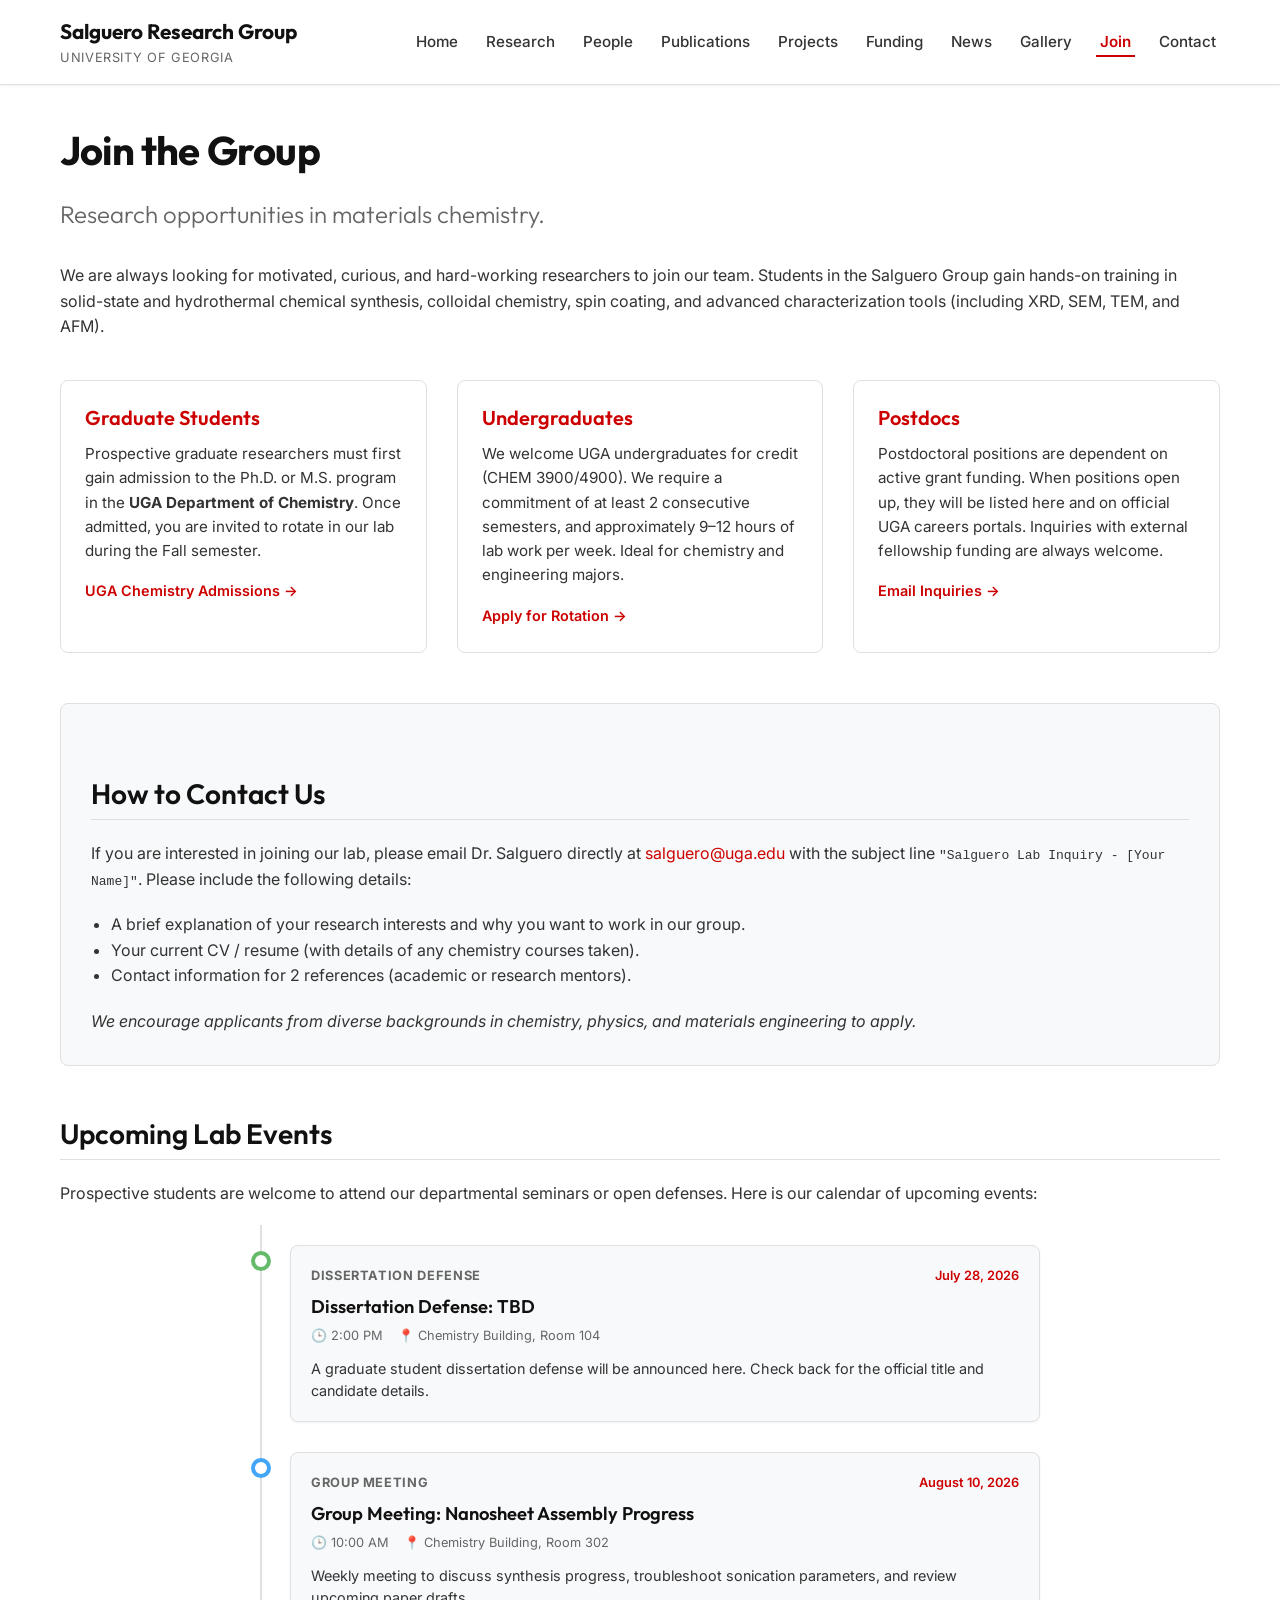
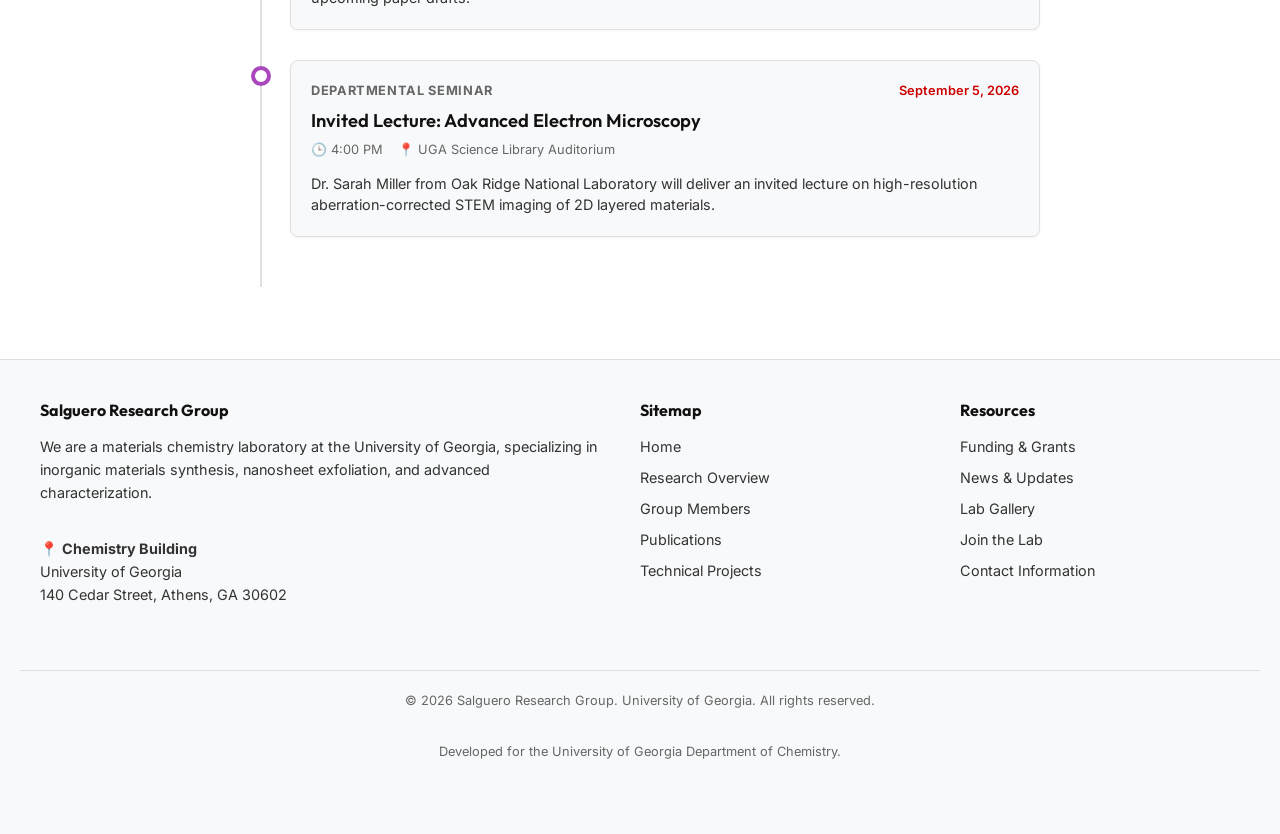
<file: join.html>
<!DOCTYPE html>
<html lang="en">
<head>
  <meta charset="UTF-8">
  <meta name="viewport" content="width=device-width, initial-scale=1.0">
  <title>Join the Group | Salguero Research Group</title>
  <meta name="description" content="Join the Salguero Research Group at UGA. Openings and application guidelines for prospective Ph.D. students, undergraduate researchers, and postdocs in materials chemistry.">
  <link rel="canonical" href="https://robbenmathew91-oss.github.io/Dr-Tina-website/join.html">

  <!-- OpenGraph -->
  <meta property="og:title" content="Join the Group | Salguero Research Group">
  <meta property="og:description" content="Join the Salguero Research Group at UGA. Openings and application guidelines for prospective Ph.D. students, undergraduate researchers, and postdocs in materials chemistry.">
  <meta property="og:url" content="https://robbenmathew91-oss.github.io/Dr-Tina-website/join.html">
  <meta property="og:type" content="website">
  <meta property="og:image" content="https://robbenmathew91-oss.github.io/Dr-Tina-website/tina_salguero.jpg">

  <!-- Twitter Card -->
  <meta name="twitter:card" content="summary_large_image">
  <meta name="twitter:title" content="Join the Group | Salguero Research Group">
  <meta name="twitter:description" content="Join the Salguero Research Group at UGA. Openings and application guidelines for prospective Ph.D. students, undergraduate researchers, and postdocs in materials chemistry.">
  <meta name="twitter:image" content="https://robbenmathew91-oss.github.io/Dr-Tina-website/tina_salguero.jpg">

  <link rel="stylesheet" href="styles/main.css">
  <link rel="preconnect" href="https://fonts.googleapis.com">
  <link rel="preconnect" href="https://fonts.gstatic.com" crossorigin>
  <link href="https://fonts.googleapis.com/css2?family=Inter:wght@400;500;600&family=Outfit:wght@600;700&display=swap" rel="stylesheet">
</head>
<body>

  <div id="header-container"></div>

  <main id="main-content">
    <h1>Join the Group</h1>
    <p class="hero-tagline">Research opportunities in materials chemistry.</p>

    <section class="mb-8" style="margin-top: 30px;">
      <p>We are always looking for motivated, curious, and hard-working researchers to join our team. Students in the Salguero Group gain hands-on training in solid-state and hydrothermal chemical synthesis, colloidal chemistry, spin coating, and advanced characterization tools (including XRD, SEM, TEM, and AFM).</p>
    </section>

    <!-- Specific Roles sections -->
    <section class="grid-cols-3 mb-8" style="margin-top: 40px; gap: 30px;">
      <div style="padding: 24px; border: 1px solid var(--border); border-radius: 8px;">
        <h3 style="color: var(--primary); margin-bottom: 12px;">Graduate Students</h3>
        <p style="font-size: 0.95rem; margin-bottom: 15px;">Prospective graduate researchers must first gain admission to the Ph.D. or M.S. program in the <strong>UGA Department of Chemistry</strong>. Once admitted, you are invited to rotate in our lab during the Fall semester.</p>
        <a href="https://chem.uga.edu/graduate-program" target="_blank" rel="noopener" style="font-weight: 600; font-size: 0.9rem;">UGA Chemistry Admissions &rarr;</a>
      </div>
      
      <div style="padding: 24px; border: 1px solid var(--border); border-radius: 8px;">
        <h3 style="color: var(--primary); margin-bottom: 12px;">Undergraduates</h3>
        <p style="font-size: 0.95rem; margin-bottom: 15px;">We welcome UGA undergraduates for credit (CHEM 3900/4900). We require a commitment of at least 2 consecutive semesters, and approximately 9–12 hours of lab work per week. Ideal for chemistry and engineering majors.</p>
        <a href="contact.html" style="font-weight: 600; font-size: 0.9rem;">Apply for Rotation &rarr;</a>
      </div>
      
      <div style="padding: 24px; border: 1px solid var(--border); border-radius: 8px;">
        <h3 style="color: var(--primary); margin-bottom: 12px;">Postdocs</h3>
        <p style="font-size: 0.95rem; margin-bottom: 15px;">Postdoctoral positions are dependent on active grant funding. When positions open up, they will be listed here and on official UGA careers portals. Inquiries with external fellowship funding are always welcome.</p>
        <a href="mailto:salguero@uga.edu" style="font-weight: 600; font-size: 0.9rem;">Email Inquiries &rarr;</a>
      </div>
    </section>

    <!-- Application / Inquiry steps -->
    <section class="mb-8" style="margin-top: 50px; background-color: var(--bg-offset); padding: 30px; border-radius: 8px; border: 1px solid var(--border);">
      <h2>How to Contact Us</h2>
      <p>If you are interested in joining our lab, please email Dr. Salguero directly at <a href="mailto:salguero@uga.edu">salguero@uga.edu</a> with the subject line <code>"Salguero Lab Inquiry - [Your Name]"</code>. Please include the following details:</p>
      <ul style="margin-left: 20px; margin-top: 10px; margin-bottom: 20px;">
        <li>A brief explanation of your research interests and why you want to work in our group.</li>
        <li>Your current CV / resume (with details of any chemistry courses taken).</li>
        <li>Contact information for 2 references (academic or research mentors).</li>
      </ul>
      <p style="margin-bottom: 0;"><em>We encourage applicants from diverse backgrounds in chemistry, physics, and materials engineering to apply.</em></p>
    </section>

    <!-- Upcoming Events for Visitors -->
    <section class="mb-8" style="margin-top: 50px;">
      <h2>Upcoming Lab Events</h2>
      <p>Prospective students are welcome to attend our departmental seminars or open defenses. Here is our calendar of upcoming events:</p>
      <div class="timeline-container" id="events-timeline-target">
        <p>Loading timeline events...</p>
      </div>
    </section>

  </main>

  <div id="footer-container"></div>

  <script type="module" src="src/js/layout.js"></script>
  <script type="module">
    import { loadData } from './src/js/loader.js';
    import { validateData } from './src/js/validator.js';
    import { TimelineItem } from './src/js/components.js';
    import { renderList, SortFunctions } from './src/js/renderer.js';

    async function initEvents() {
      const dataObj = await loadData('events.json');
      const eventsList = dataObj.events || [];

      // Validate
      validateData('event', eventsList);

      // Render
      renderList({
        selector: '#events-timeline-target',
        items: eventsList,
        componentFn: TimelineItem,
        sortFn: SortFunctions.datesAscending,
        emptyMessage: 'No upcoming events listed at this time.'
      });
    }

    initEvents();
  </script>
</body>
</html>
</file>
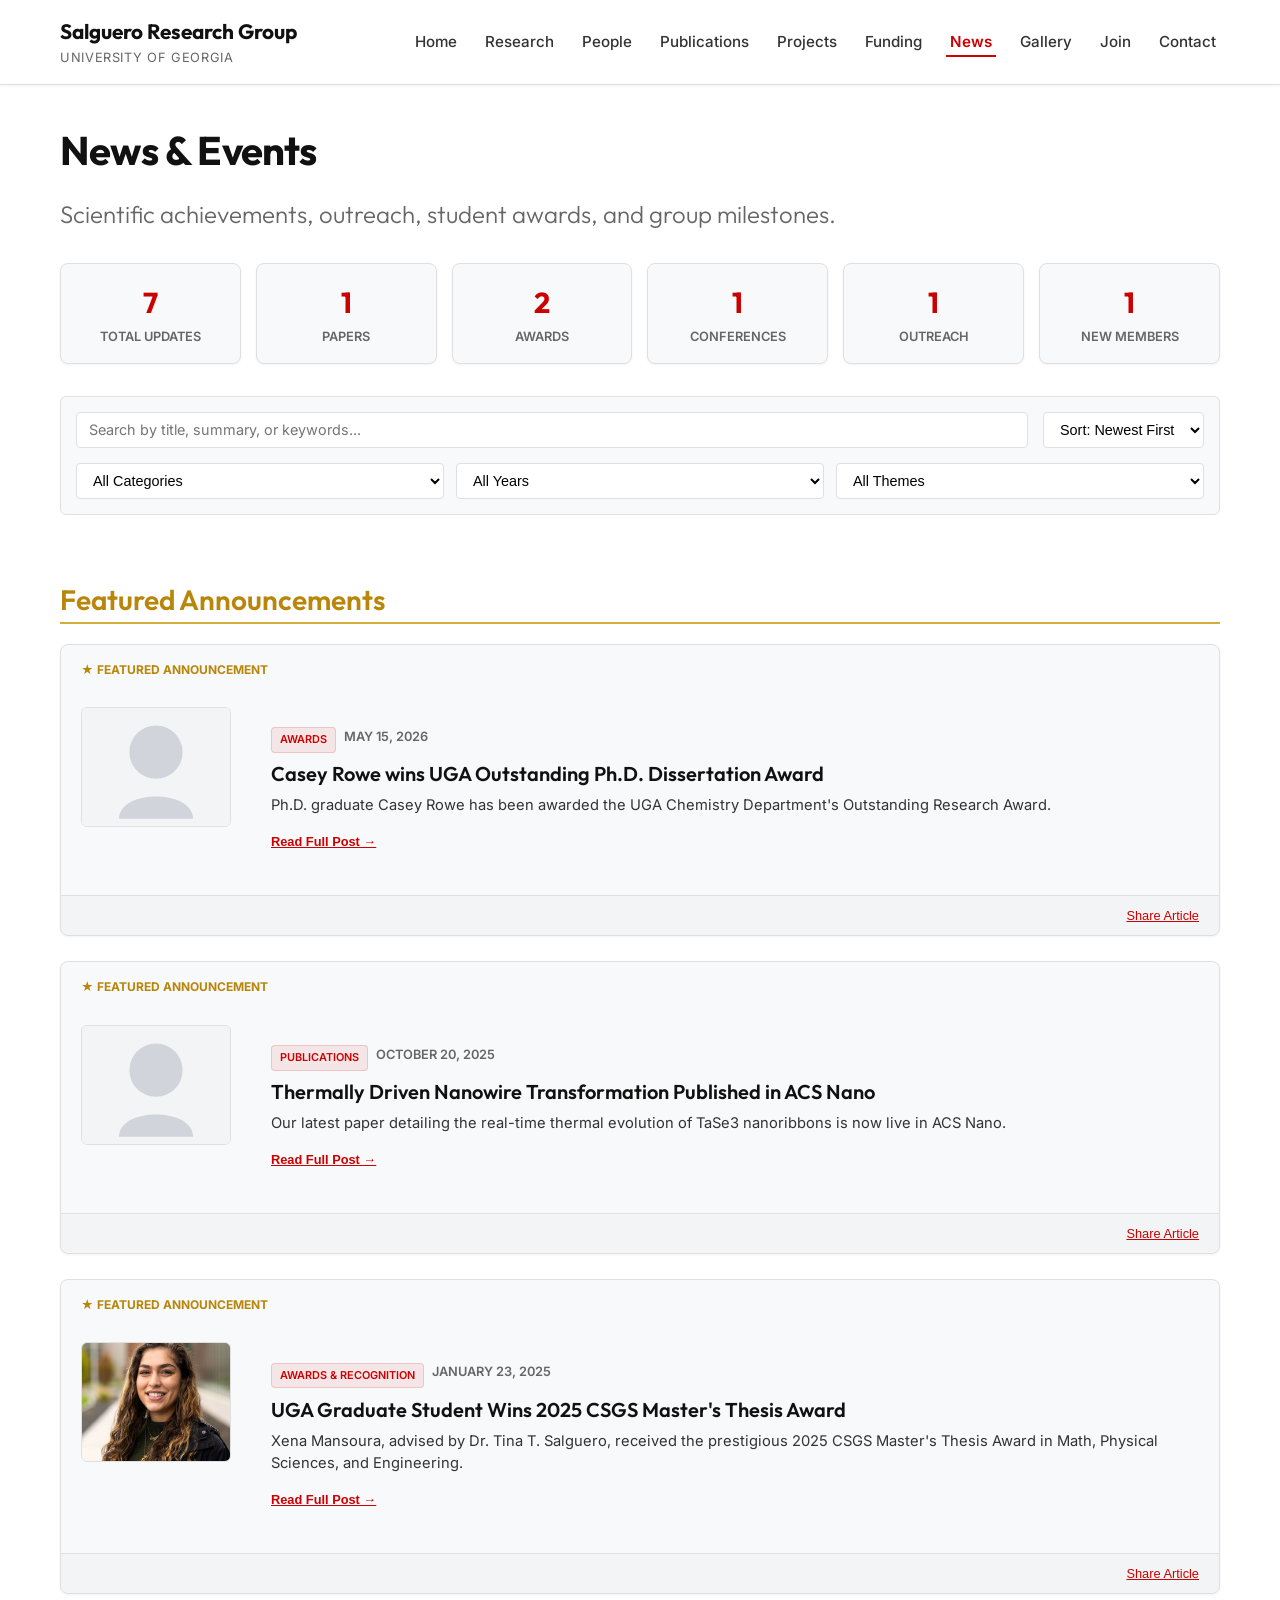
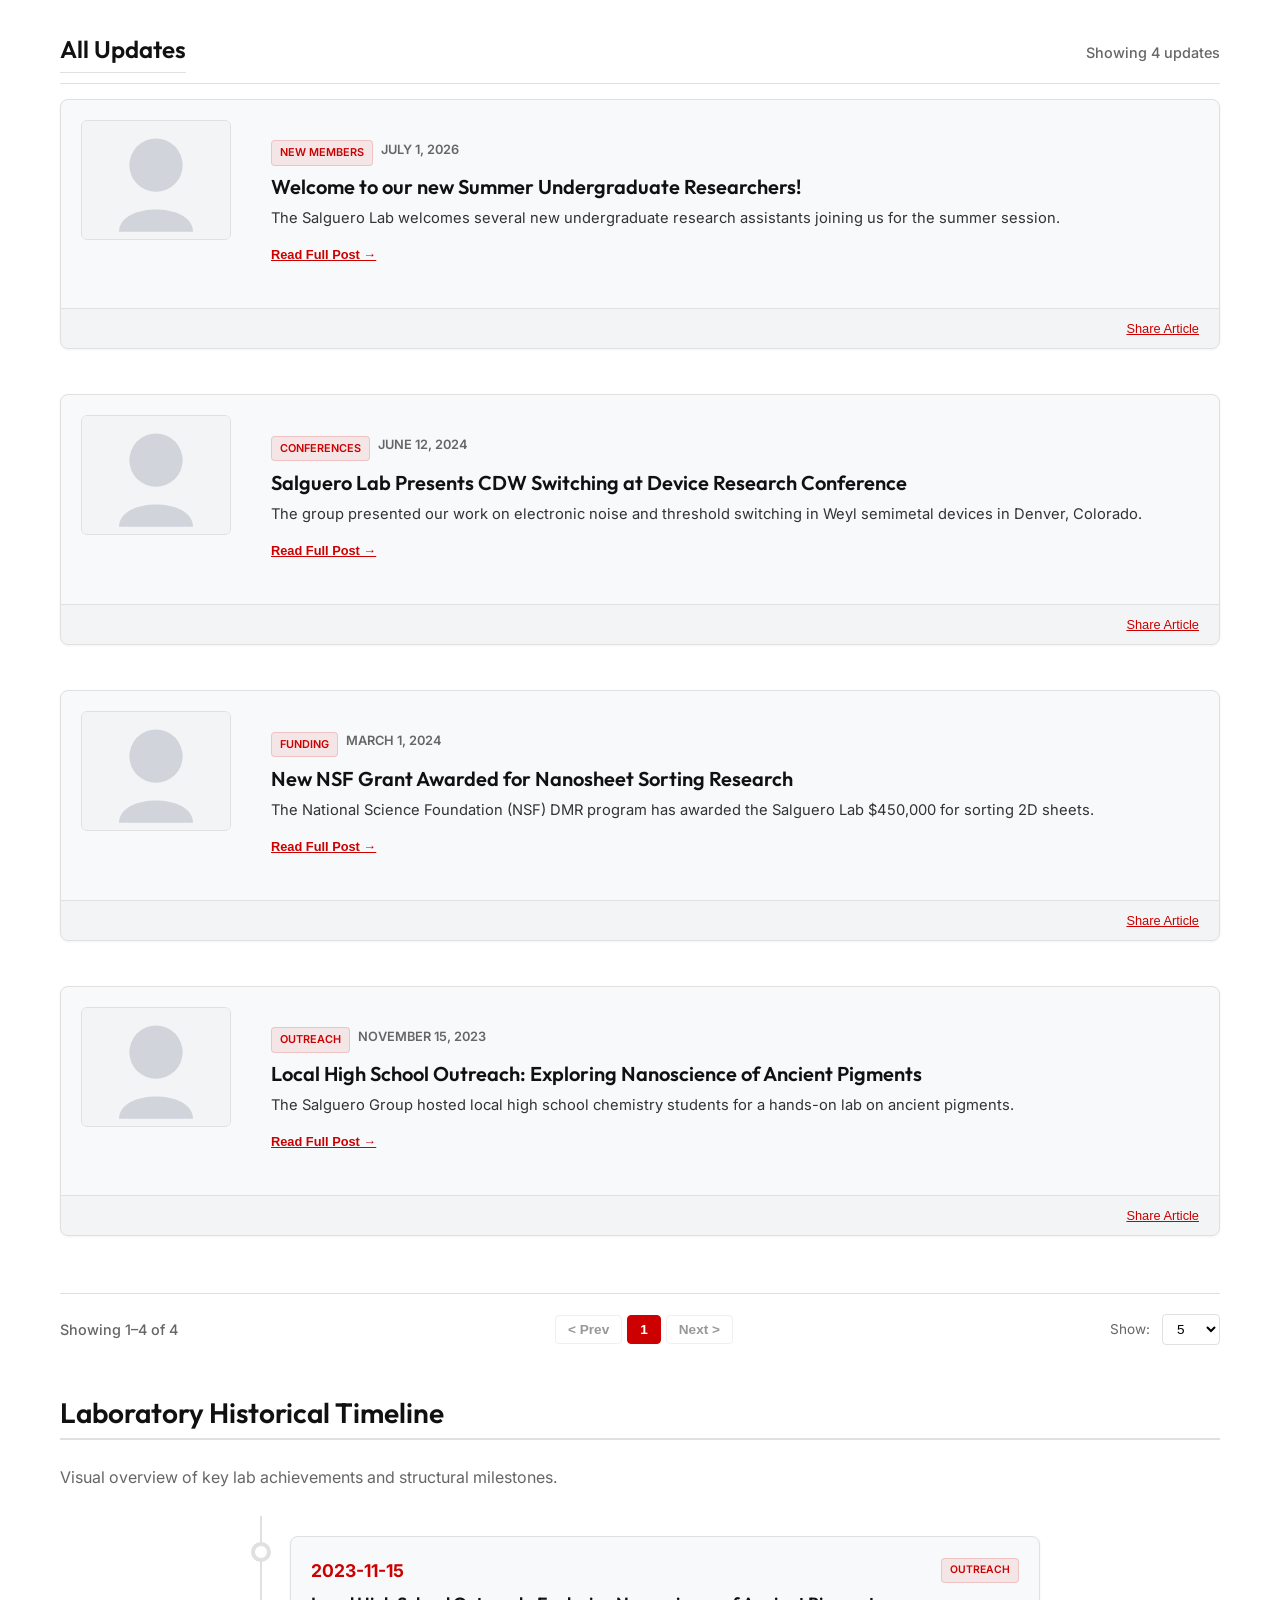
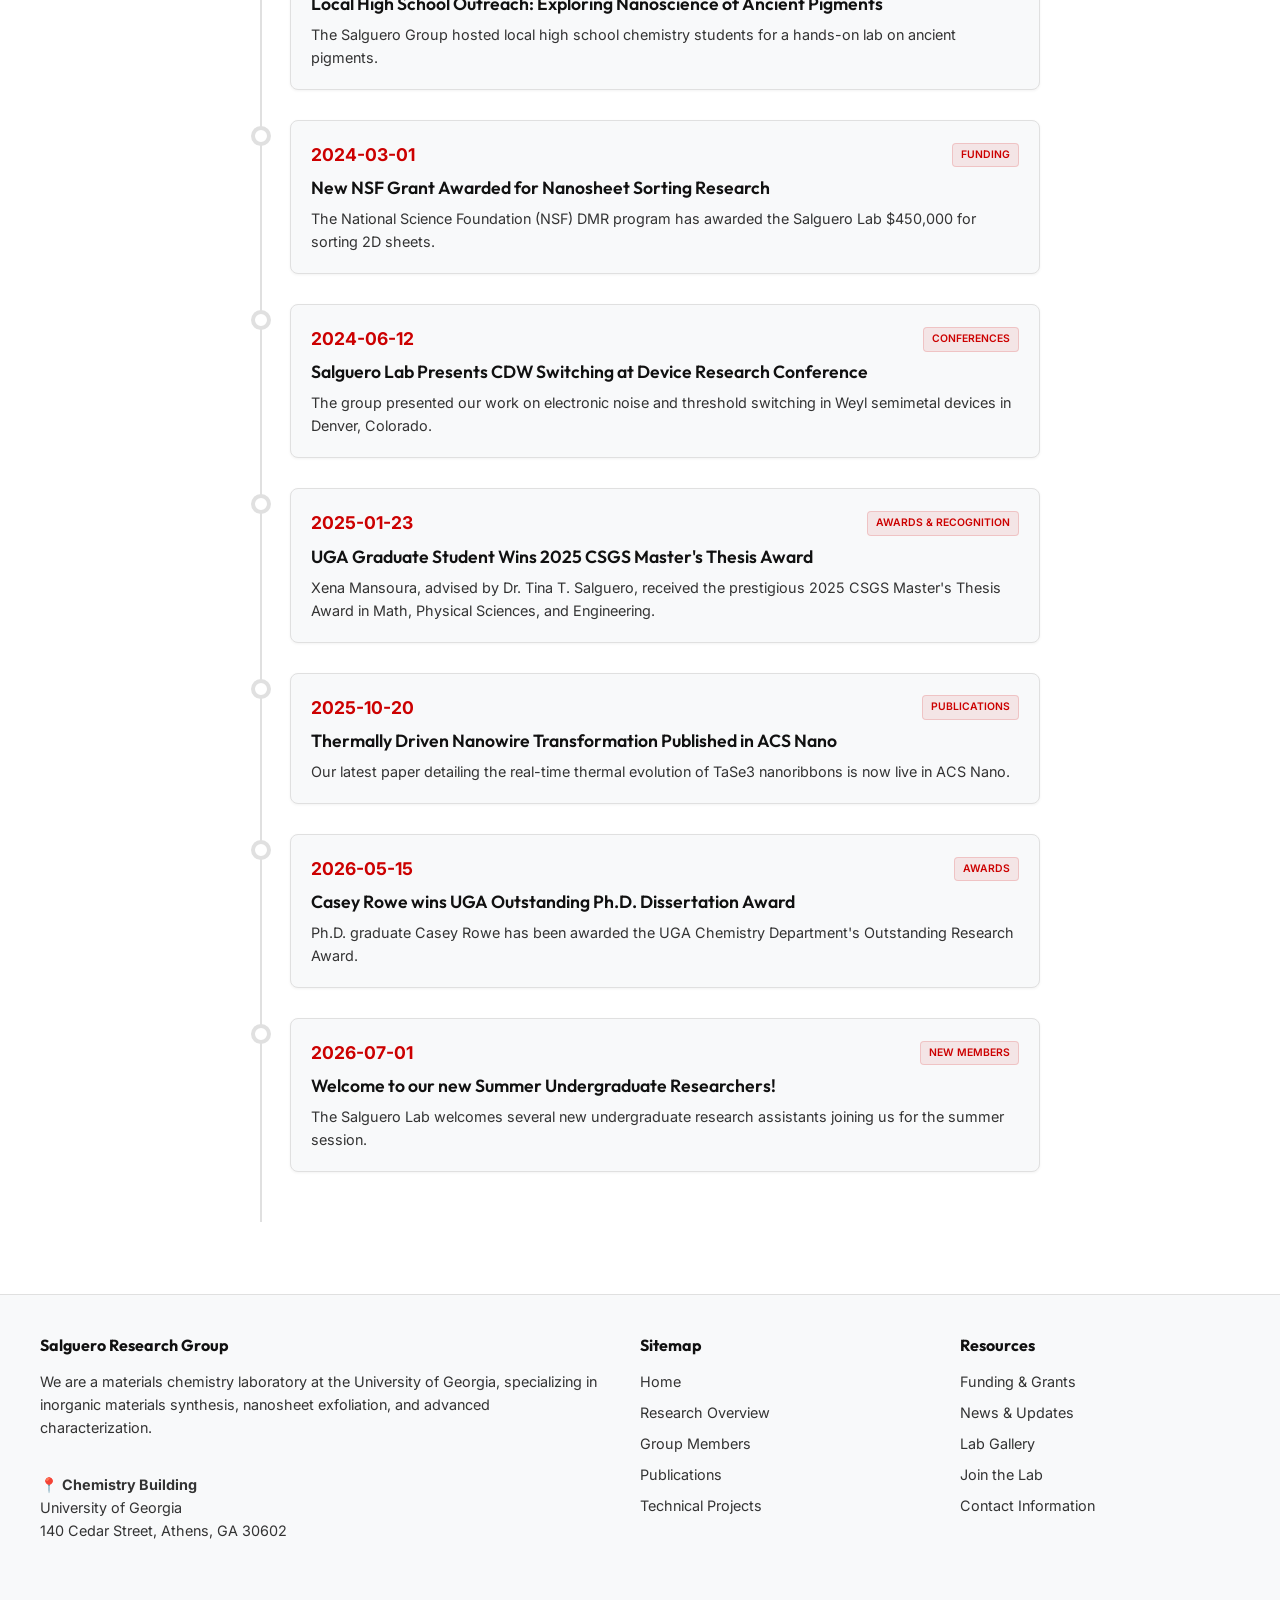
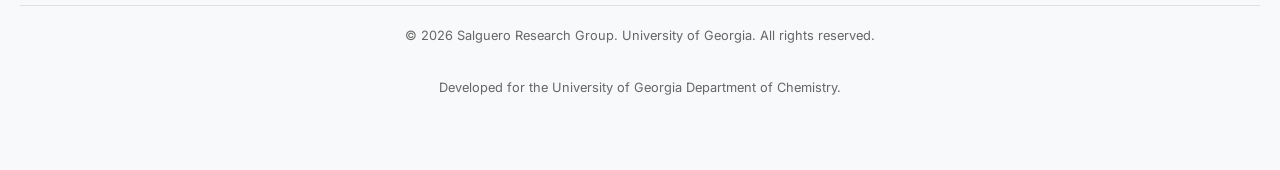
<file: news.html>
<!DOCTYPE html>
<html lang="en">
<head>
  <meta charset="UTF-8">
  <meta name="viewport" content="width=device-width, initial-scale=1.0">
  <title>News & Events | Salguero Research Group</title>
  <meta name="description" content="Latest news, scientific breakthroughs, awards, publications, outreach activities, and laboratory milestones from the Salguero Research Group at UGA.">
  <link rel="canonical" href="https://robbenmathew91-oss.github.io/Dr-Tina-website/news.html">

  <!-- OpenGraph -->
  <meta property="og:title" content="News & Events | Salguero Research Group">
  <meta property="og:description" content="Latest news, scientific breakthroughs, awards, publications, outreach activities, and laboratory milestones from the Salguero Research Group at UGA.">
  <meta property="og:url" content="https://robbenmathew91-oss.github.io/Dr-Tina-website/news.html">
  <meta property="og:type" content="website">
  <meta property="og:image" content="https://robbenmathew91-oss.github.io/Dr-Tina-website/tina_salguero.jpg">

  <!-- Twitter Card -->
  <meta name="twitter:card" content="summary_large_image">
  <meta name="twitter:title" content="News & Events | Salguero Research Group">
  <meta name="twitter:description" content="Latest news, scientific breakthroughs, awards, publications, outreach activities, and laboratory milestones from the Salguero Research Group at UGA.">
  <meta name="twitter:image" content="https://robbenmathew91-oss.github.io/Dr-Tina-website/tina_salguero.jpg">

  <link rel="stylesheet" href="styles/main.css">
  <link rel="preconnect" href="https://fonts.googleapis.com">
  <link rel="preconnect" href="https://fonts.gstatic.com" crossorigin>
  <link href="https://fonts.googleapis.com/css2?family=Inter:wght@400;500;600&family=Outfit:wght@600;700&display=swap" rel="stylesheet">
  <style>
    .news-stat-card {
      background: var(--bg-offset);
      border: 1px solid var(--border);
      border-radius: 8px;
      padding: 15px;
      text-align: center;
      box-shadow: var(--shadow-sm);
    }
    .news-stat-val {
      font-size: 1.8rem;
      font-weight: 700;
      color: var(--primary);
      margin-bottom: 2px;
      font-family: var(--font-heading);
    }
    .news-stat-label {
      font-size: 0.8rem;
      color: var(--light-gray);
      text-transform: uppercase;
      font-weight: 600;
    }
    @media (max-width: 900px) {
      .theme-cols-2 {
        grid-template-columns: 1fr !important;
        gap: 15px !important;
      }
    }
  </style>
</head>
<body>

  <div id="header-container"></div>

  <main id="main-content">
    <h1>News & Events</h1>
    <p class="hero-tagline">Scientific achievements, outreach, student awards, and group milestones.</p>

    <!-- News Dashboard Stats -->
    <section class="mb-8" style="margin-top: 30px;" aria-label="News Metrics Dashboard">
      <div class="grid-cols-6" style="display: grid; grid-template-columns: repeat(auto-fit, minmax(140px, 1fr)); gap: 15px;" id="news-dashboard-target">
        <!-- Dashboard stats dynamically injected -->
      </div>
    </section>

    <!-- Search & Filter Controls -->
    <section class="search-filter-bar" style="display: flex; flex-direction: column; gap: 15px; align-items: stretch; margin-top: 30px;" aria-label="Search and Filter Controls">
      <div style="display: flex; gap: 15px; width: 100%; flex-wrap: wrap;">
        <input type="text" id="search-box" class="search-input" placeholder="Search by title, summary, or keywords..." aria-label="Search news">
        
        <select id="sort-filter" class="filter-select" aria-label="Sort news">
          <option value="newest">Sort: Newest First</option>
          <option value="oldest">Sort: Oldest First</option>
          <option value="category">Sort: Category</option>
        </select>
      </div>

      <div style="display: grid; grid-template-columns: 1fr 1fr 1fr; gap: 12px; width: 100%;" class="grid-cols-3">
        <select id="category-filter" class="filter-select" aria-label="Filter by Category">
          <option value="all">All Categories</option>
          <option value="Publications">Publications Only</option>
          <option value="Awards">Awards Only</option>
          <option value="Awards & Recognition">Awards & Recognition</option>
          <option value="Conferences">Conferences Only</option>
          <option value="Outreach">Outreach Only</option>
          <option value="Student News">Student News Only</option>
          <option value="Lab Milestones">Lab Milestones Only</option>
          <option value="Funding">Funding Only</option>
          <option value="New Members">New Members Only</option>
          <option value="Alumni">Alumni Only</option>
        </select>

        <select id="year-filter" class="filter-select" aria-label="Filter by Year">
          <option value="all">All Years</option>
        </select>

        <select id="theme-filter" class="filter-select" aria-label="Filter by Research Theme">
          <option value="all">All Themes</option>
        </select>
      </div>
    </section>

    <!-- Active Filter Indicators -->
    <div id="active-filters-container" class="pub-active-filters-row" aria-live="polite"></div>

    <!-- Featured News Announcements (Pinned Highlights) -->
    <section id="featured-news-section" class="mb-8 hidden" style="margin-top: 30px;">
      <h2 style="color: #B8860B; border-bottom: 2px solid #D4AF37; padding-bottom: 5px; margin-bottom: 20px;">Featured Announcements</h2>
      <div id="featured-news-target"></div>
    </section>

    <!-- News List Grid -->
    <section class="mb-8" style="margin-top: 40px;">
      <div style="display: flex; justify-content: space-between; align-items: baseline; margin-bottom: 15px; border-bottom: 1px solid var(--border); padding-bottom: 10px;">
        <h2 id="news-list-title" style="margin: 0; font-size: 1.5rem;">All Updates</h2>
        <div id="news-count" class="pub-count-label">Showing 0 of 0 posts</div>
      </div>
      <div id="news-list-target" style="display: flex; flex-direction: column; gap: 20px;">
        <p>Loading news feed...</p>
      </div>
    </section>

    <!-- Pagination controls -->
    <div id="pagination-container" class="pub-pagination-bar" aria-label="Pagination Navigation"></div>

    <!-- Visual Timeline of Major Milestones -->
    <section class="mb-8" style="margin-top: 50px;">
      <h2 style="border-bottom: 2px solid var(--border); padding-bottom: 8px; margin-bottom: 25px;">Laboratory Historical Timeline</h2>
      <p style="margin-bottom: 25px; color: var(--light-gray);">Visual overview of key lab achievements and structural milestones.</p>
      <div id="timeline-target"></div>
    </section>

  </main>

  <div id="footer-container"></div>

  <script type="module" src="src/js/layout.js"></script>
  <script type="module">
    import { loadData } from './src/js/loader.js';
    import { validateData } from './src/js/validator.js';
    import { NewsCard } from './src/js/components.js';
    import './src/js/renderer.js'; // defines window.toggleDetails

    let allNews = [];
    let filteredNews = [];
    let currentPage = 1;
    let pageSize = 5;

    let allResearch = [];
    let allGrants = [];
    let allProjects = [];
    let allPublications = [];
    let allPeople = [];

    async function initNews() {
      // Load all data feeds asynchronously
      const [newsData, researchData, grantsData, projectsData, publicationsData, studentsData, alumniData] = await Promise.all([
        loadData('news.json'),
        loadData('research.json'),
        loadData('grants.json'),
        loadData('projects.json'),
        loadData('publications.json'),
        loadData('students.json'),
        loadData('alumni.json')
      ]);

      allNews = newsData.news || [];
      allResearch = researchData.themes || [];
      allGrants = grantsData.grants || [];
      allProjects = projectsData.projects || [];
      allPublications = publicationsData.publications || [];
      
      // Combine students and alumni into a single roster for referencing leads/people
      allPeople = [
        ...(studentsData.students || []).map(s => ({ id: s.id, name: s.name })),
        ...(alumniData.alumni || []).map(a => ({ id: a.id, name: a.name })),
        { id: "casey-rowe", name: "Casey Rowe" } // Hard-coded fallback for missing dossier graduates
      ];

      // Validate
      validateData('news', allNews);

      // Populate filter dropdowns
      populateFilterDropdowns(allNews);

      // Add event listeners
      document.getElementById('search-box').addEventListener('input', () => { currentPage = 1; applyFilters(); });
      document.getElementById('sort-filter').addEventListener('change', () => { currentPage = 1; applyFilters(); });
      document.getElementById('category-filter').addEventListener('change', () => { currentPage = 1; applyFilters(); });
      document.getElementById('theme-filter').addEventListener('change', () => { currentPage = 1; applyFilters(); });
      document.getElementById('year-filter').addEventListener('change', () => { currentPage = 1; applyFilters(); });

      // Initial render
      applyFilters();
      renderDashboard();
      renderTimeline();
    }

    function populateFilterDropdowns(news) {
      const yearSelect = document.getElementById('year-filter');
      const themeSelect = document.getElementById('theme-filter');

      const years = new Set();
      const themes = new Set();

      news.forEach(item => {
        if (item.year) years.add(item.year);
        if (item.related_themes) item.related_themes.forEach(t => themes.add(t));
      });

      // Populate Years (Sorted descending)
      Array.from(years).sort((a,b) => b.localeCompare(a)).forEach(y => {
        yearSelect.add(new Option(y, y));
      });

      // Populate Themes
      Array.from(themes).sort().forEach(t => {
        themeSelect.add(new Option(t, t));
      });
    }

    function renderDashboard() {
      const target = document.getElementById('news-dashboard-target');
      
      const totalCount = allNews.length;
      const pubCount = allNews.filter(n => n.category === 'Publications').length;
      const awardCount = allNews.filter(n => n.category === 'Awards' || n.category === 'Awards & Recognition').length;
      const confCount = allNews.filter(n => n.category === 'Conferences').length;
      const outreachCount = allNews.filter(n => n.category === 'Outreach').length;
      const memberCount = allNews.filter(n => n.category === 'New Members').length;

      target.innerHTML = `
        <div class="news-stat-card">
          <div class="news-stat-val">${totalCount}</div>
          <div class="news-stat-label">Total Updates</div>
        </div>
        <div class="news-stat-card">
          <div class="news-stat-val">${pubCount}</div>
          <div class="news-stat-label">Papers</div>
        </div>
        <div class="news-stat-card">
          <div class="news-stat-val">${awardCount}</div>
          <div class="news-stat-label">Awards</div>
        </div>
        <div class="news-stat-card">
          <div class="news-stat-val">${confCount}</div>
          <div class="news-stat-label">Conferences</div>
        </div>
        <div class="news-stat-card">
          <div class="news-stat-val">${outreachCount}</div>
          <div class="news-stat-label">Outreach</div>
        </div>
        <div class="news-stat-card">
          <div class="news-stat-val">${memberCount}</div>
          <div class="news-stat-label">New Members</div>
        </div>
      `;
    }

    function applyFilters() {
      const query = document.getElementById('search-box').value.toLowerCase().trim();
      const category = document.getElementById('category-filter').value;
      const year = document.getElementById('year-filter').value;
      const theme = document.getElementById('theme-filter').value;
      const sortVal = document.getElementById('sort-filter').value;

      // Filter Logic
      filteredNews = allNews.filter(n => {
        const matchesQuery = !query ||
          n.title.toLowerCase().includes(query) ||
          n.excerpt.toLowerCase().includes(query) ||
          (n.keywords && n.keywords.some(kw => kw.toLowerCase().includes(query)));

        const matchesCategory = category === 'all' || n.category === category;
        const matchesYear = year === 'all' || n.year === year;
        const matchesTheme = theme === 'all' || (n.related_themes && n.related_themes.includes(theme));

        return matchesQuery && matchesCategory && matchesYear && matchesTheme;
      });

      // Sorting Logic
      let sortFn;
      if (sortVal === 'newest') {
        sortFn = (a, b) => b.date.localeCompare(a.date) || a.title.localeCompare(b.title);
      } else if (sortVal === 'oldest') {
        sortFn = (a, b) => a.date.localeCompare(b.date) || a.title.localeCompare(b.title);
      } else if (sortVal === 'category') {
        sortFn = (a, b) => a.category.localeCompare(b.category) || b.date.localeCompare(a.date);
      }

      filteredNews.sort(sortFn);

      // Render pills
      renderActivePills({ query, category, year, theme });

      // Render featured section (only when no filters are active)
      const isFilterActive = query || category !== 'all' || year !== 'all' || theme !== 'all';
      renderFeaturedSection(isFilterActive);

      // Render paginated news cards
      renderPaginatedNews();
    }

    function renderFeaturedSection(isFilterActive) {
      const section = document.getElementById('featured-news-section');
      const target = document.getElementById('featured-news-target');

      if (isFilterActive) {
        section.classList.add('hidden');
        return;
      }

      const featured = allNews.filter(n => n.featured);
      if (featured.length === 0) {
        section.classList.add('hidden');
        return;
      }

      section.classList.remove('hidden');
      const markup = featured.map(n => {
        const relations = resolveRelations(n);
        return NewsCard(n, relations);
      }).join('');
      target.innerHTML = markup;
    }

    function resolveRelations(n) {
      return {
        publications: allPublications.filter(pub => (n.related_publications || []).includes(pub.id)),
        projects: allProjects.filter(p => (n.related_projects || []).includes(p.id)),
        grants: allGrants.filter(g => (n.related_grants || []).includes(g.id)),
        people: allPeople.filter(p => (n.related_people || []).includes(p.id))
      };
    }
    function renderPaginatedNews() {
      const target = document.getElementById('news-list-target');
      const countLabel = document.getElementById('news-count');

      // Exclude featured articles from "All Updates" when no search/filter is active
      const query = document.getElementById('search-box').value.toLowerCase().trim();
      const category = document.getElementById('category-filter').value;
      const year = document.getElementById('year-filter').value;
      const theme = document.getElementById('theme-filter').value;
      const isFilterActive = query || category !== 'all' || year !== 'all' || theme !== 'all';

      const displayList = isFilterActive ? filteredNews : filteredNews.filter(n => !n.featured);

      // Update counter text to accurately reflect visible items in All Updates
      countLabel.textContent = `Showing ${displayList.length} ${displayList.length === 1 ? 'update' : 'updates'}`;

      if (displayList.length === 0) {
        target.innerHTML = `
          <div class="empty-state" style="text-align: center; padding: 40px 20px; border: 1px dashed var(--border); border-radius: 8px; background: var(--bg-offset);">
            <p style="font-size: 1.1rem; color: var(--light-gray); margin-bottom: 10px;">No updates found matching your criteria.</p>
            <button class="btn btn-secondary btn-sm" onclick="window.clearAllFilters()">Clear All Filters</button>
          </div>
        `;
        document.getElementById('pagination-container').innerHTML = '';
        return;
      }

      const totalPages = Math.ceil(displayList.length / pageSize);
      if (currentPage > totalPages) currentPage = totalPages || 1;

      const startIndex = (currentPage - 1) * pageSize;
      const endIndex = Math.min(startIndex + pageSize, displayList.length);
      const pageItems = displayList.slice(startIndex, endIndex);

      // Render cards resolving relations dynamically
      const markup = pageItems.map(n => {
        const relations = resolveRelations(n);
        return NewsCard(n, relations);
      }).join('');

      target.innerHTML = markup;

      renderPaginationBar(totalPages, displayList.length);
    }

    function renderPaginationBar(totalPages, totalDisplayCount) {
      const container = document.getElementById('pagination-container');
      
      let pageButtons = '';
      for (let i = 1; i <= totalPages; i++) {
        pageButtons += `
          <button class="pub-page-btn ${i === currentPage ? 'active-page' : ''}" onclick="window.setPage(${i})" aria-label="Page ${i}" ${i === currentPage ? 'aria-current="page"' : ''}>
            ${i}
          </button>
        `;
      }

      container.innerHTML = `
        <div class="pub-count-label">
          Showing ${Math.min((currentPage - 1) * pageSize + 1, totalDisplayCount)}–${Math.min(currentPage * pageSize, totalDisplayCount)} of ${totalDisplayCount}
        </div>
        
        <div class="pub-page-controls">
          <button class="pub-page-btn" onclick="window.setPage(${currentPage - 1})" ${currentPage === 1 ? 'disabled' : ''} aria-label="Previous Page">
            &lt; Prev
          </button>
          ${pageButtons}
          <button class="pub-page-btn" onclick="window.setPage(${currentPage + 1})" ${currentPage === totalPages ? 'disabled' : ''} aria-label="Next Page">
            Next &gt;
          </button>
        </div>

        <div>
          <span style="font-size: 0.85rem; color: var(--light-gray); margin-right: 8px;">Show:</span>
          <select class="pub-pagesize-select" onchange="window.setPageSize(this.value)" aria-label="News per page">
            <option value="5" ${pageSize === 5 ? 'selected' : ''}>5</option>
            <option value="10" ${pageSize === 10 ? 'selected' : ''}>10</option>
            <option value="20" ${pageSize === 20 ? 'selected' : ''}>20</option>
          </select>
        </div>
      `;
    }

    function renderActivePills({ query, category, year, theme }) {
      const container = document.getElementById('active-filters-container');
      const pills = [];

      if (query) {
        pills.push(`
          <span class="filter-pill">
            Search: "${query}"
            <button class="filter-pill-remove" onclick="window.clearFilter('search')" aria-label="Remove search filter">×</button>
          </span>
        `);
      }
      if (category !== 'all') {
        pills.push(`
          <span class="filter-pill">
            Category: ${category}
            <button class="filter-pill-remove" onclick="window.clearFilter('category')" aria-label="Remove category filter">×</button>
          </span>
        `);
      }
      if (year !== 'all') {
        pills.push(`
          <span class="filter-pill">
            Year: ${year}
            <button class="filter-pill-remove" onclick="window.clearFilter('year')" aria-label="Remove year filter">×</button>
          </span>
        `);
      }
      if (theme !== 'all') {
        pills.push(`
          <span class="filter-pill">
            Theme: ${theme}
            <button class="filter-pill-remove" onclick="window.clearFilter('theme')" aria-label="Remove theme filter">×</button>
          </span>
        `);
      }

      if (pills.length > 0) {
        container.innerHTML = `
          ${pills.join('')}
          <button class="btn btn-text btn-sm" onclick="window.clearAllFilters()" style="color: var(--primary); text-decoration: underline; cursor: pointer; padding: 0; font-weight: 600;">
            Clear All
          </button>
        `;
      } else {
        container.innerHTML = '';
      }
    }

    function renderTimeline() {
      const target = document.getElementById('timeline-target');
      // Sort posts chronologically
      const sorted = [...allNews].sort((a,b) => a.date.localeCompare(b.date));

      const markup = sorted.map(item => `
        <div class="timeline-node">
          <div class="timeline-marker"></div>
          <div class="timeline-content-card">
            <div class="timeline-header">
              <span class="event-date" style="font-size: 1.1rem; font-weight: 700; color: var(--primary);">${item.date}</span>
              <span class="pub-badge category-badge" style="font-size: 0.65rem;">${item.category}</span>
            </div>
            <h3 class="event-title" style="font-family: var(--font-heading); color: var(--dark); font-size: 1.1rem; margin-top: 5px; margin-bottom: 8px;">
              ${item.title}
            </h3>
            <p style="font-size: 0.9rem; color: var(--dark-gray); margin-bottom: 0;">${item.excerpt}</p>
          </div>
        </div>
      `).join('');

      target.innerHTML = `<div class="timeline-container">${markup}</div>`;
    }

    // Global bindings for pagination & pills
    window.setPage = function(pageNumber) {
      currentPage = pageNumber;
      applyFilters();
      document.getElementById('news-list-title').scrollIntoView({ behavior: 'smooth' });
    };

    window.setPageSize = function(size) {
      pageSize = parseInt(size, 10);
      currentPage = 1;
      applyFilters();
    };

    window.clearFilter = function(name) {
      if (name === 'search') document.getElementById('search-box').value = '';
      if (name === 'category') document.getElementById('category-filter').value = 'all';
      if (name === 'year') document.getElementById('year-filter').value = 'all';
      if (name === 'theme') document.getElementById('theme-filter').value = 'all';
      currentPage = 1;
      applyFilters();
    };

    window.clearAllFilters = function() {
      document.getElementById('search-box').value = '';
      document.getElementById('category-filter').value = 'all';
      document.getElementById('year-filter').value = 'all';
      document.getElementById('theme-filter').value = 'all';
      currentPage = 1;
      applyFilters();
    };

    initNews();
  </script>
</body>
</html>
</file>
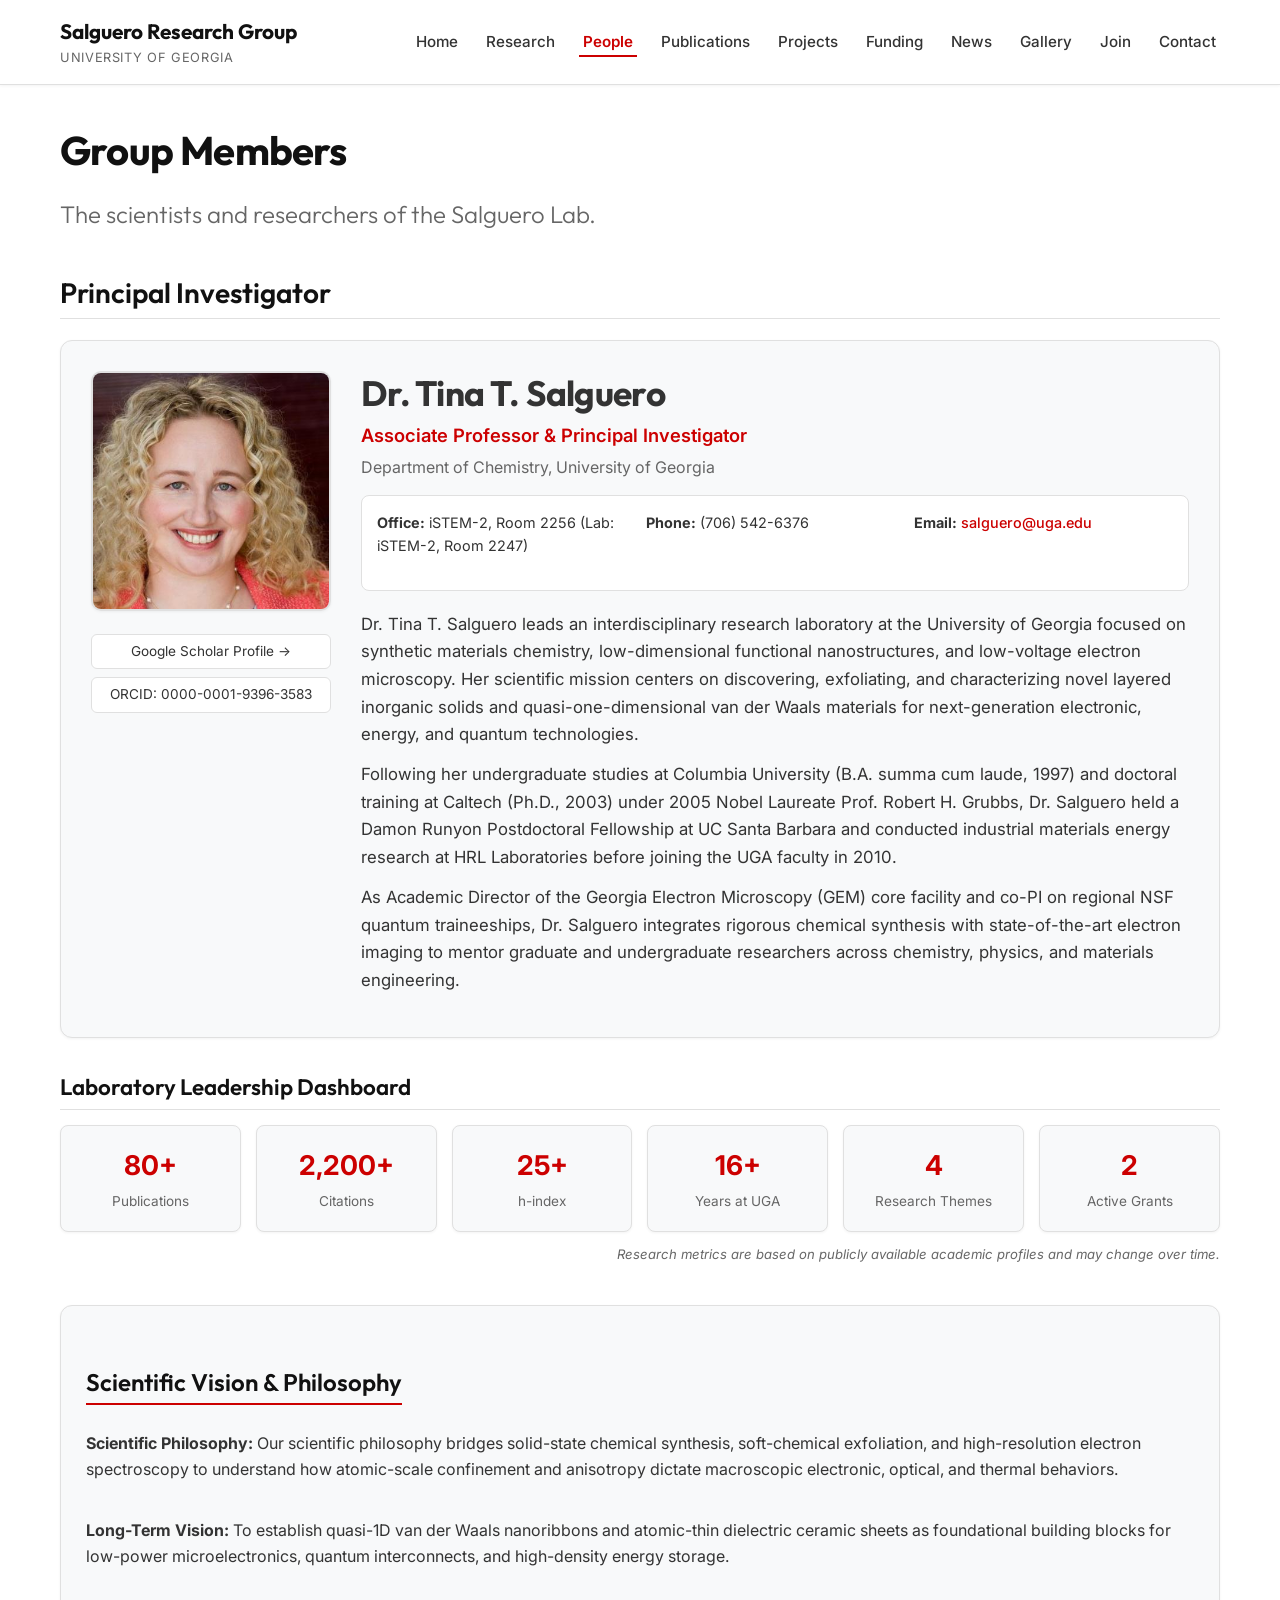
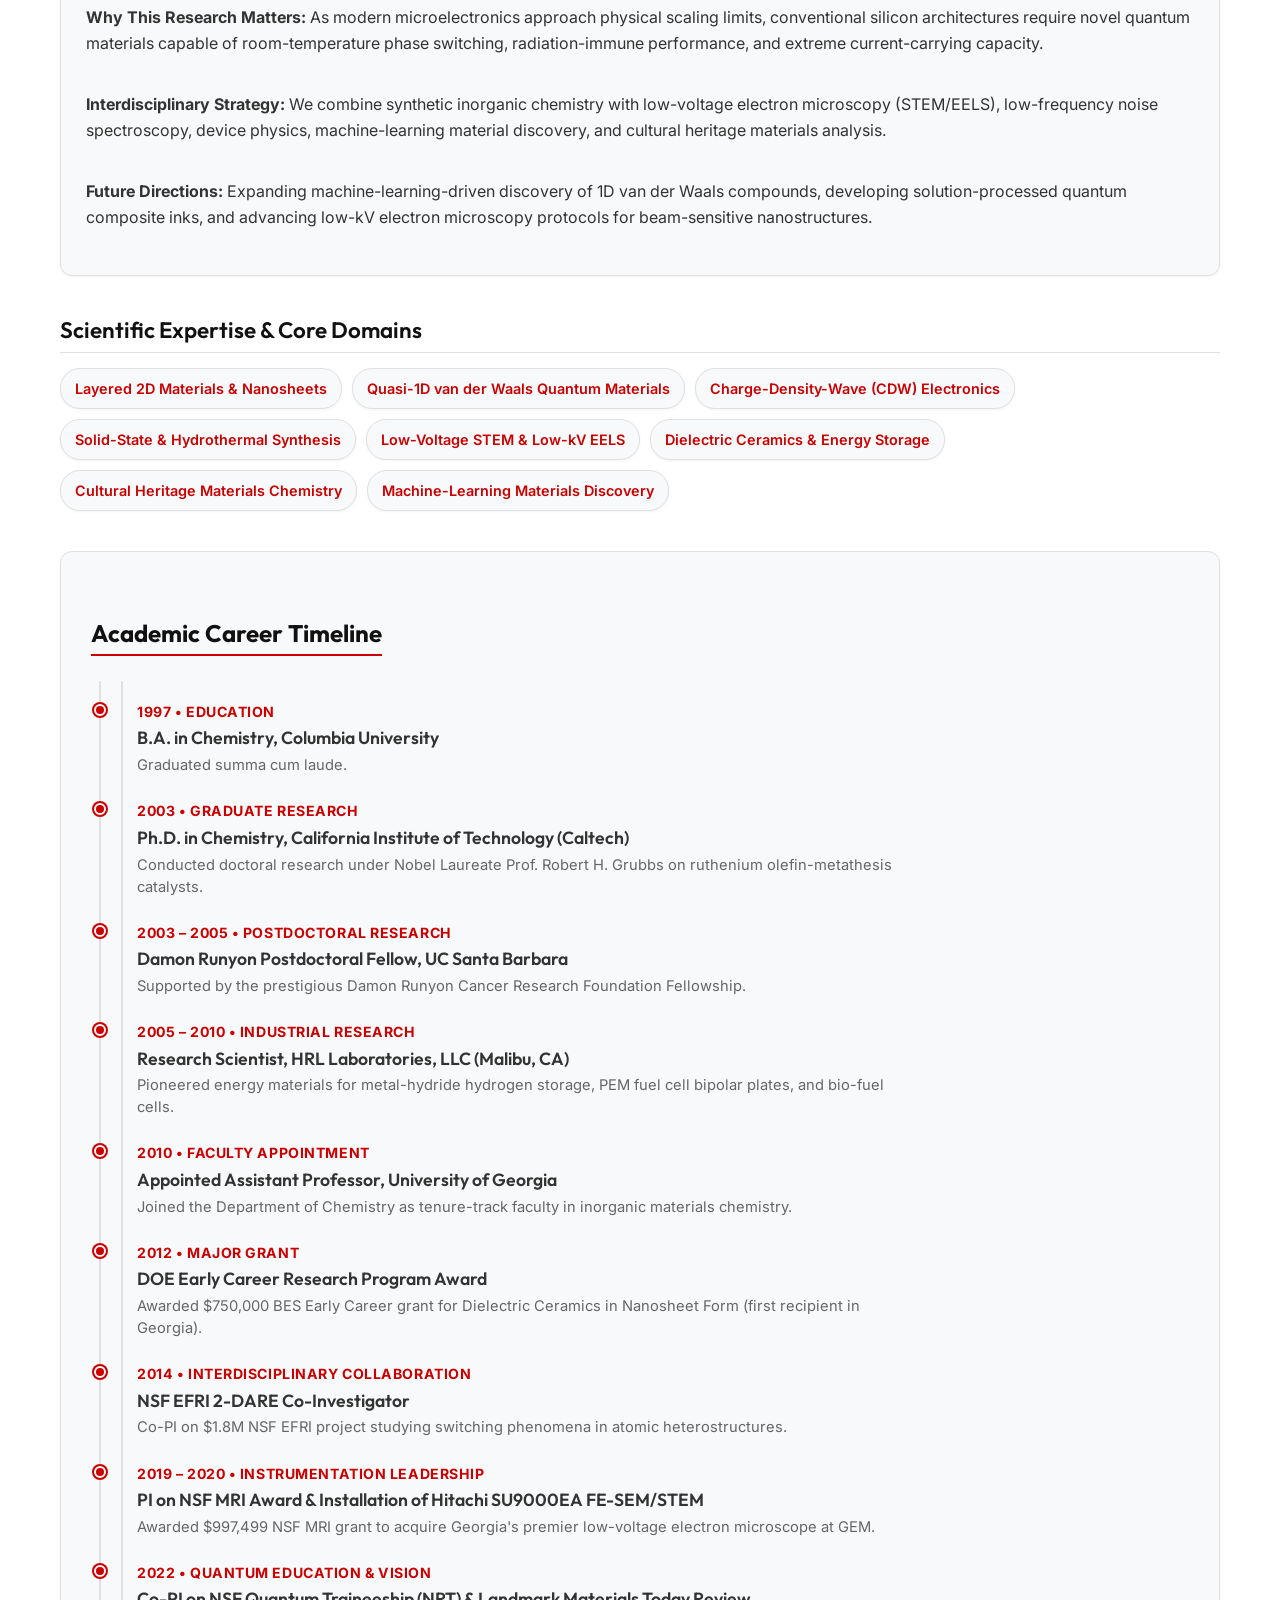
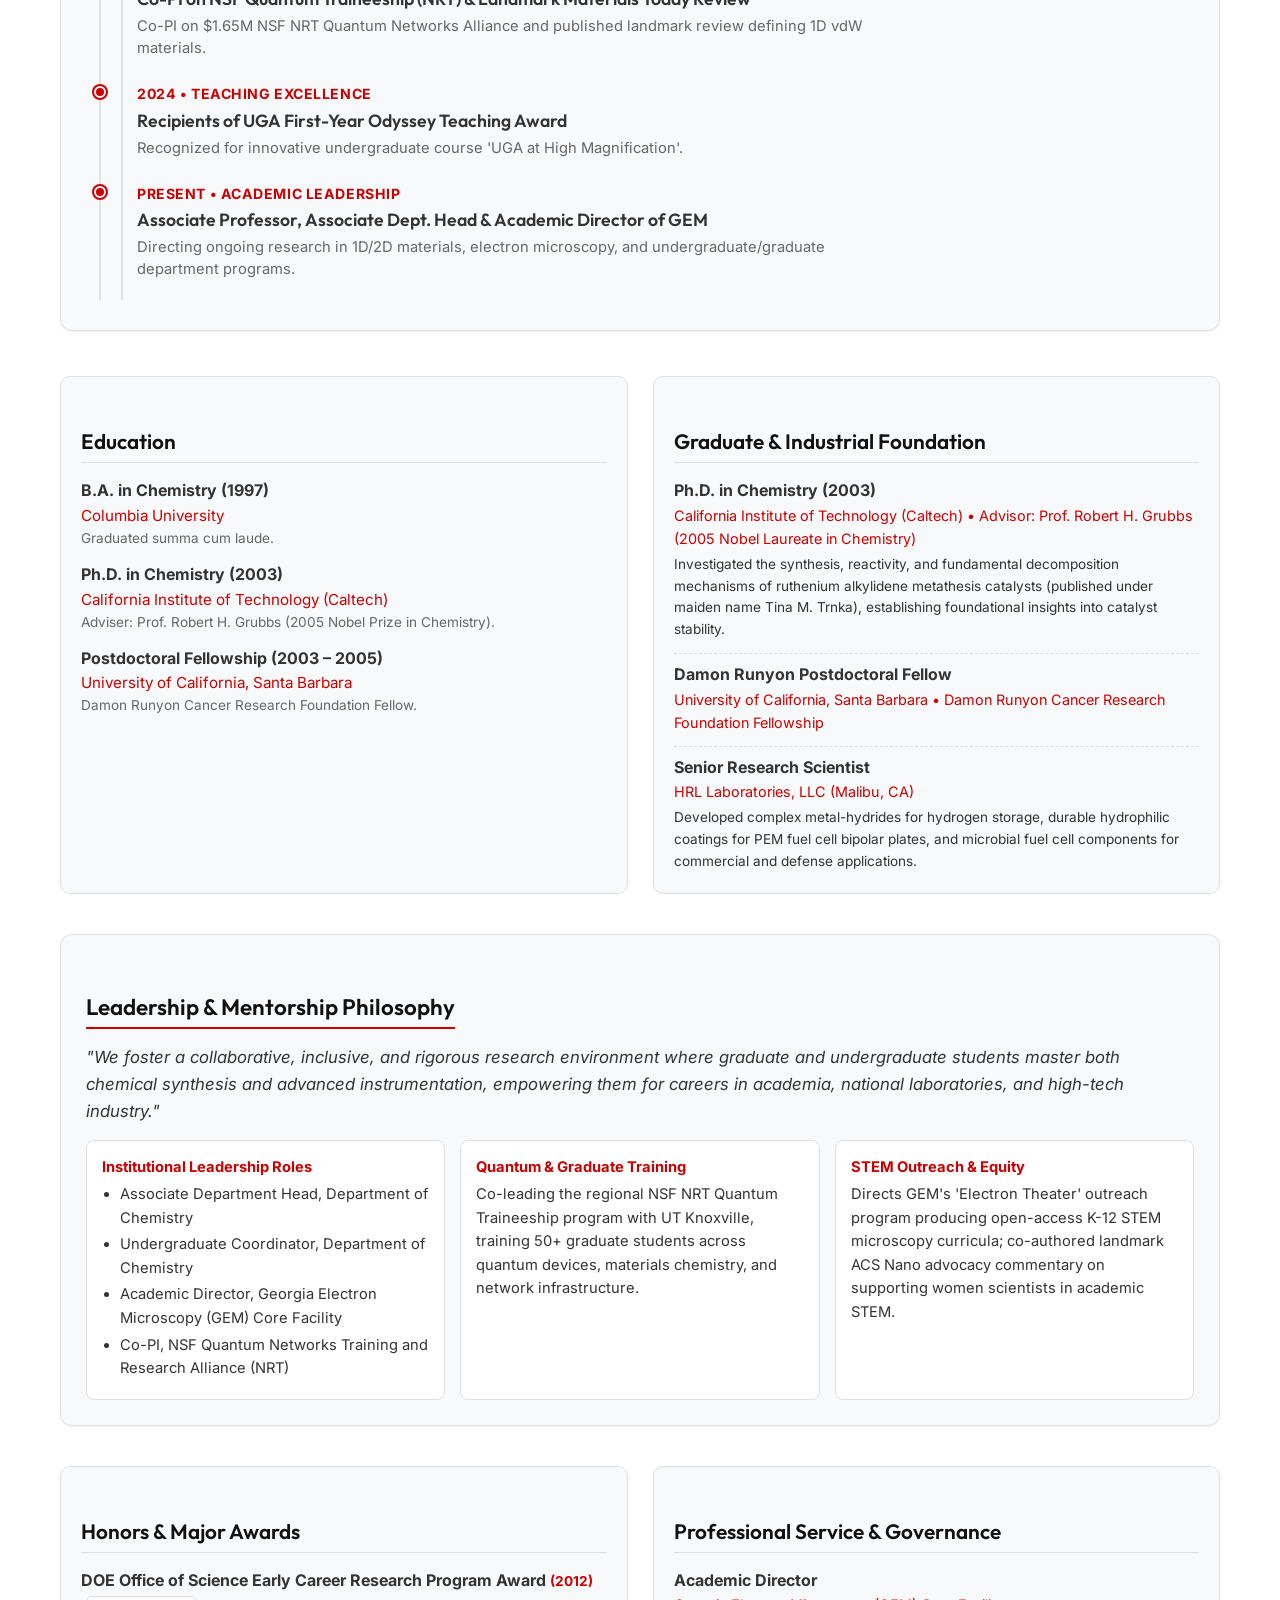
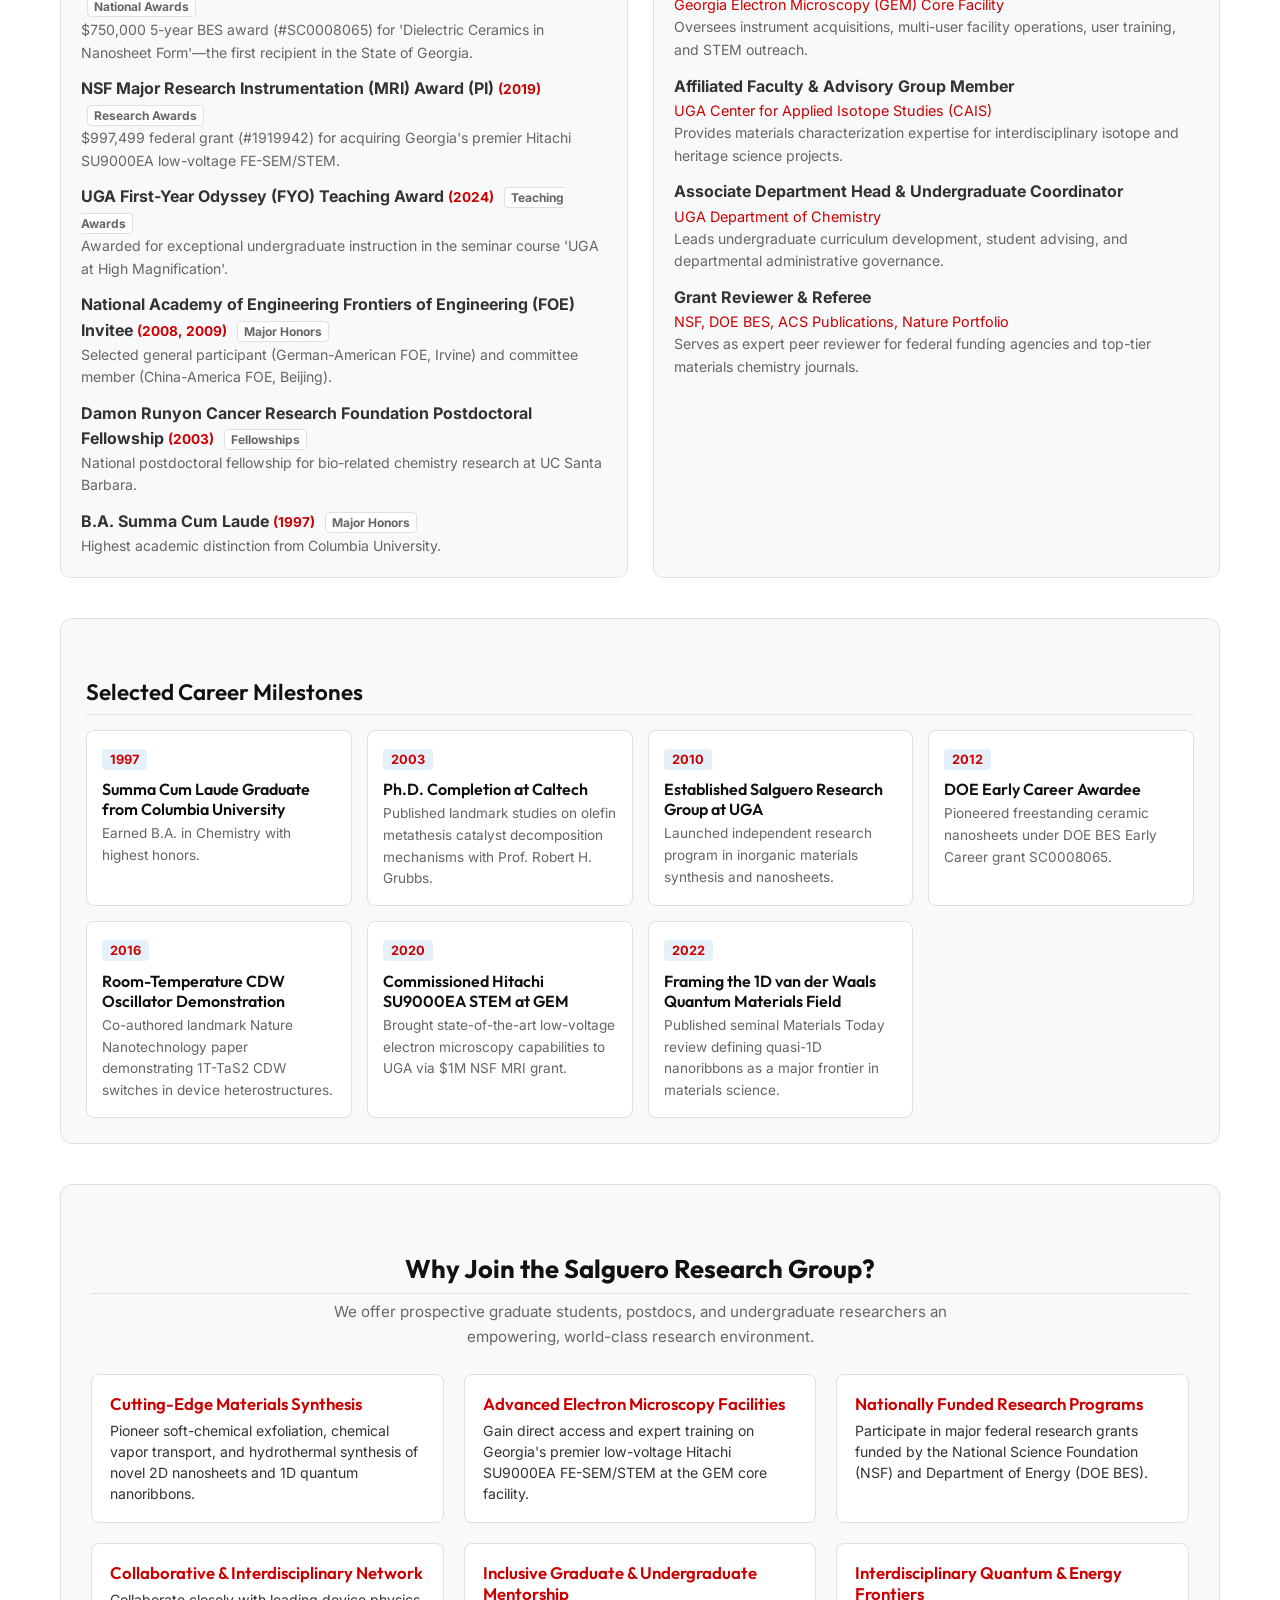
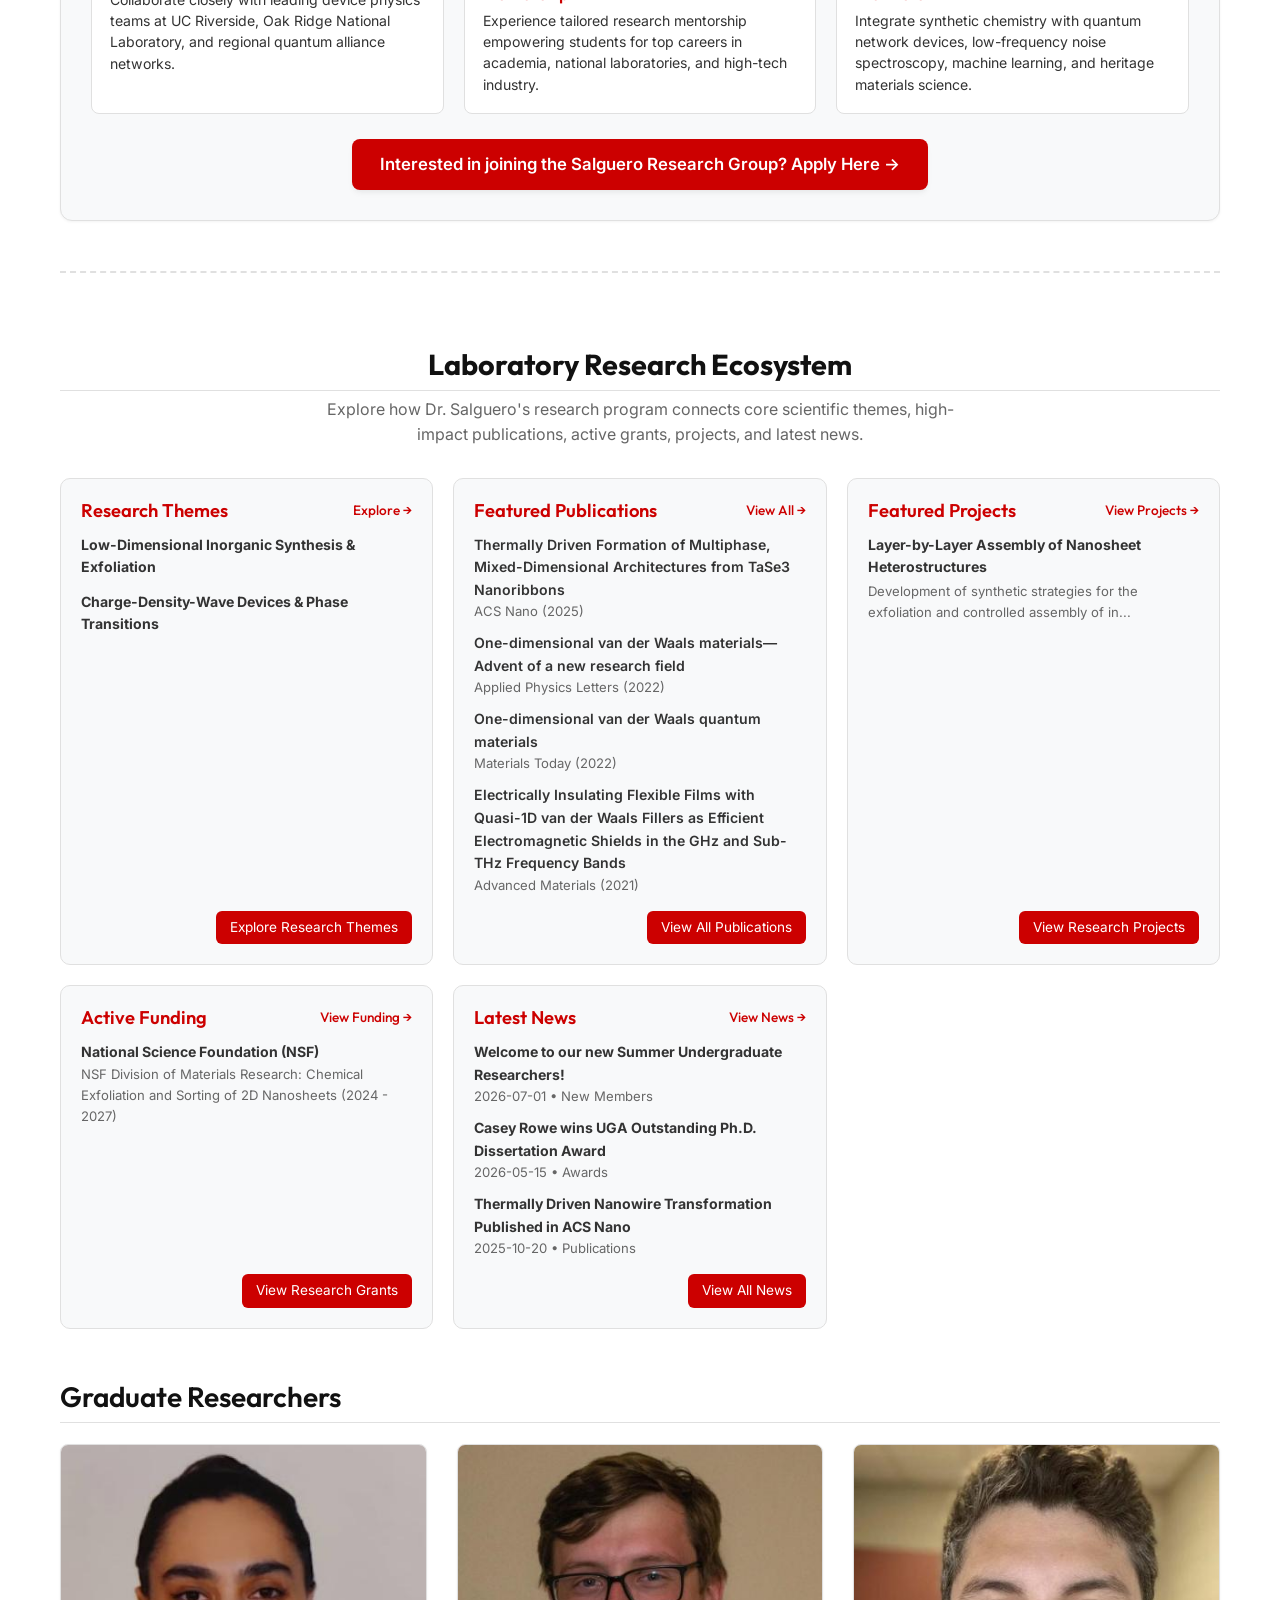
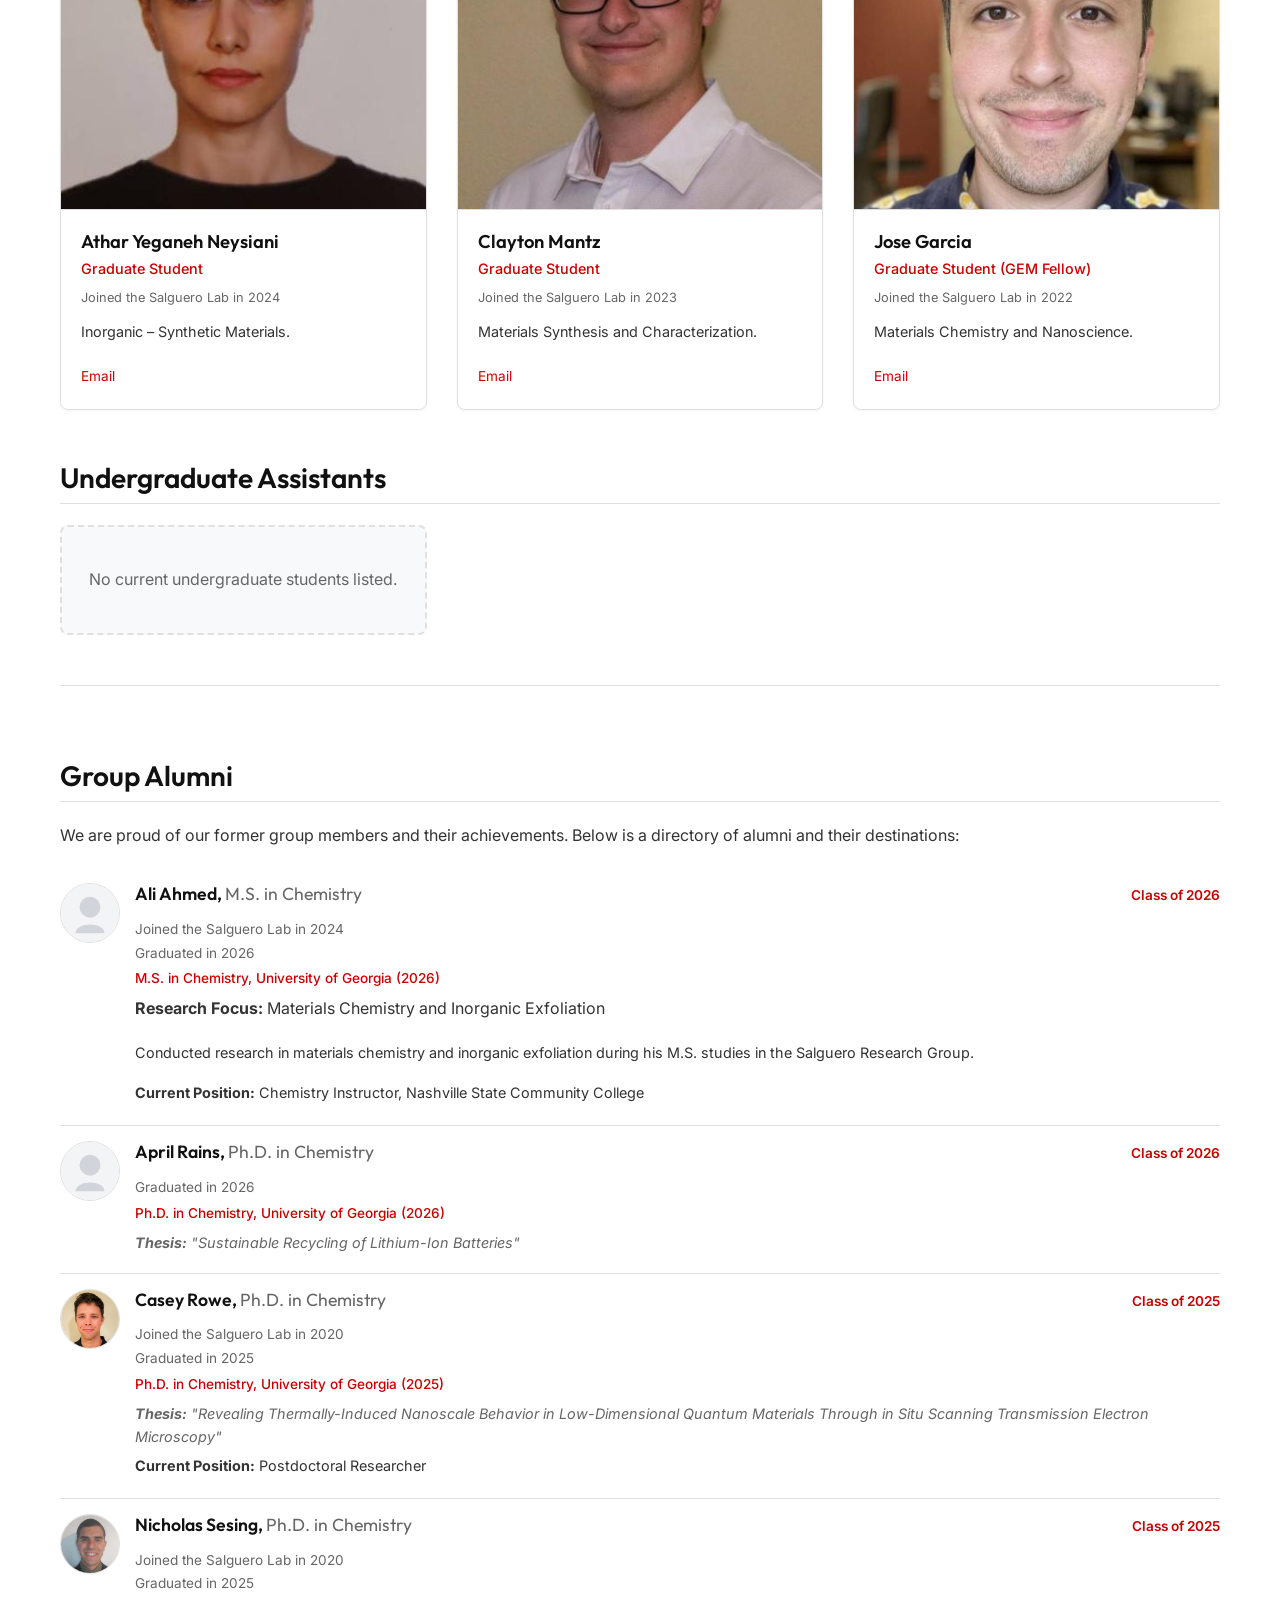
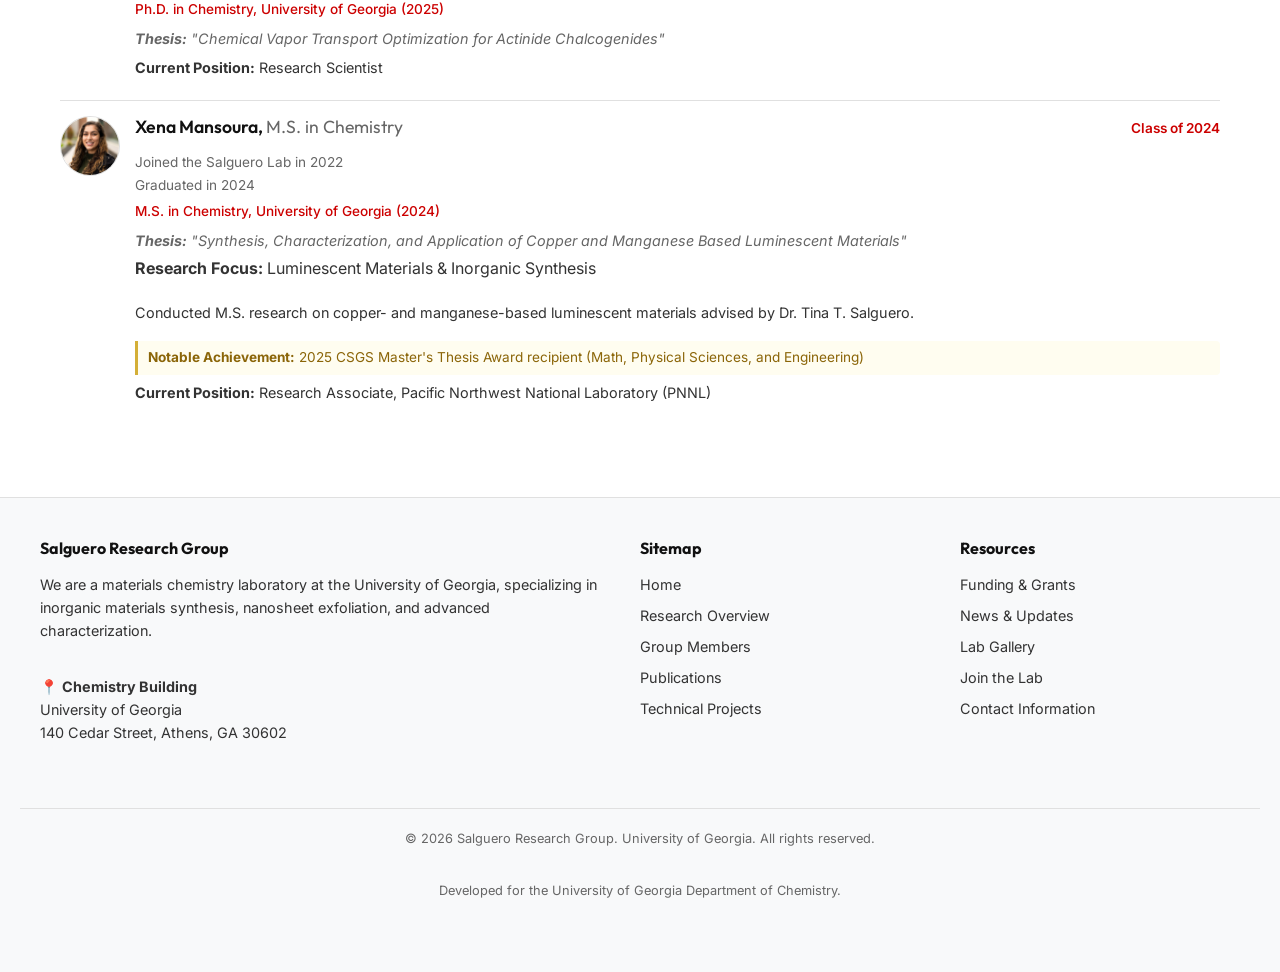
<file: people.html>
<!DOCTYPE html>
<html lang="en">
<head>
  <meta charset="UTF-8">
  <meta name="viewport" content="width=device-width, initial-scale=1.0">
  <title>Group Members | Salguero Research Group</title>
  <meta name="description" content="Meet the researchers of the Salguero Lab at UGA: PI Dr. Tina Salguero, graduate students, undergraduate researchers, and alumni.">
  <link rel="canonical" href="https://robbenmathew91-oss.github.io/Dr-Tina-website/people.html">

  <!-- OpenGraph -->
  <meta property="og:title" content="Group Members | Salguero Research Group">
  <meta property="og:description" content="Meet the researchers of the Salguero Lab at UGA: PI Dr. Tina Salguero, graduate students, undergraduate researchers, and alumni.">
  <meta property="og:url" content="https://robbenmathew91-oss.github.io/Dr-Tina-website/people.html">
  <meta property="og:type" content="website">
  <meta property="og:image" content="https://robbenmathew91-oss.github.io/Dr-Tina-website/tina_salguero.jpg">

  <!-- Twitter Card -->
  <meta name="twitter:card" content="summary_large_image">
  <meta name="twitter:title" content="Group Members | Salguero Research Group">
  <meta name="twitter:description" content="Meet the researchers of the Salguero Lab at UGA: PI Dr. Tina Salguero, graduate students, undergraduate researchers, and alumni.">
  <meta name="twitter:image" content="https://robbenmathew91-oss.github.io/Dr-Tina-website/tina_salguero.jpg">

  <link rel="stylesheet" href="styles/main.css">
  <link rel="preconnect" href="https://fonts.googleapis.com">
  <link rel="preconnect" href="https://fonts.gstatic.com" crossorigin>
  <link href="https://fonts.googleapis.com/css2?family=Inter:wght@400;500;600&family=Outfit:wght@600;700&display=swap" rel="stylesheet">
</head>
<body>

  <div id="header-container"></div>

  <main id="main-content">
    <h1>Group Members</h1>
    <p class="hero-tagline">The scientists and researchers of the Salguero Lab.</p>

    <!-- Faculty PI Section -->
    <section class="mb-8" style="margin-top: 40px;">
      <h2>Principal Investigator</h2>
      <div id="faculty-target">
        <p>Loading Principal Investigator profile...</p>
      </div>
    </section>

    <!-- Graduate Students -->
    <section class="mb-8" style="margin-top: 50px;">
      <h2>Graduate Researchers</h2>
      <div id="grad-students-target" class="grid-cols-3">
        <p>Loading graduate students...</p>
      </div>
    </section>

    <!-- Undergraduate Students -->
    <section class="mb-8" style="margin-top: 50px;">
      <h2>Undergraduate Assistants</h2>
      <div id="undergrad-students-target" class="grid-cols-3">
        <p>Loading undergraduate students...</p>
      </div>
    </section>

    <!-- Alumni Section -->
    <section class="mb-8" style="margin-top: 50px; padding-top: 30px; border-top: 1px solid var(--border);">
      <h2>Group Alumni</h2>
      <p style="margin-bottom: 20px;">We are proud of our former group members and their achievements. Below is a directory of alumni and their destinations:</p>
      <div id="alumni-target">
        <p>Loading alumni directory...</p>
      </div>
    </section>

  </main>

  <div id="footer-container"></div>

  <script type="module" src="src/js/layout.js"></script>
  <script type="module">
    import { loadData } from './src/js/loader.js';
    import { validateData } from './src/js/validator.js';
    import { FacultyProfile, StudentCard, AlumniCard } from './src/js/components.js';
    import { renderList, injectMarkup, SortFunctions } from './src/js/renderer.js';

    async function initPeople() {
      // 1. Faculty PI & Research Ecosystem Data
      const [faculty, researchData, pubsData, projectsData, grantsData, newsData] = await Promise.all([
        loadData('faculty.json'),
        loadData('research.json'),
        loadData('publications.json'),
        loadData('projects.json'),
        loadData('grants.json'),
        loadData('news.json')
      ]);

      validateData('faculty', faculty);

      const ecosystem = {
        themes: researchData.themes || [],
        publications: pubsData.publications || [],
        projects: projectsData.projects || [],
        grants: grantsData.grants || [],
        news: newsData.news || []
      };

      injectMarkup('#faculty-target', FacultyProfile(faculty, ecosystem));

      // 2. Students
      const studentData = await loadData('students.json');
      const studentList = studentData.students || [];
      validateData('student', studentList);

      // Separate grad and undergrad
      const gradStudents = studentList.filter(s => 
        s.role.toLowerCase().includes('graduate') || 
        s.role.toLowerCase().includes('ph.d') || 
        s.role.toLowerCase().includes('m.s')
      );
      const undergradStudents = studentList.filter(s => 
        s.role.toLowerCase().includes('undergrad')
      );

      // Render Graduate
      renderList({
        selector: '#grad-students-target',
        items: gradStudents,
        componentFn: StudentCard,
        sortFn: SortFunctions.alphabeticalByName,
        emptyMessage: 'No current graduate students listed.'
      });

      // Render Undergraduate
      renderList({
        selector: '#undergrad-students-target',
        items: undergradStudents,
        componentFn: StudentCard,
        sortFn: SortFunctions.alphabeticalByName,
        emptyMessage: 'No current undergraduate students listed.'
      });

      // 3. Alumni
      const alumniData = await loadData('alumni.json');
      const alumniList = alumniData.alumni || [];
      validateData('alumnus', alumniList);

      renderList({
        selector: '#alumni-target',
        items: alumniList,
        componentFn: AlumniCard,
        sortFn: SortFunctions.alumniDefault,
        emptyMessage: 'No alumni registered in directory.'
      });
    }

    initPeople();
  </script>
</body>
</html>
</file>
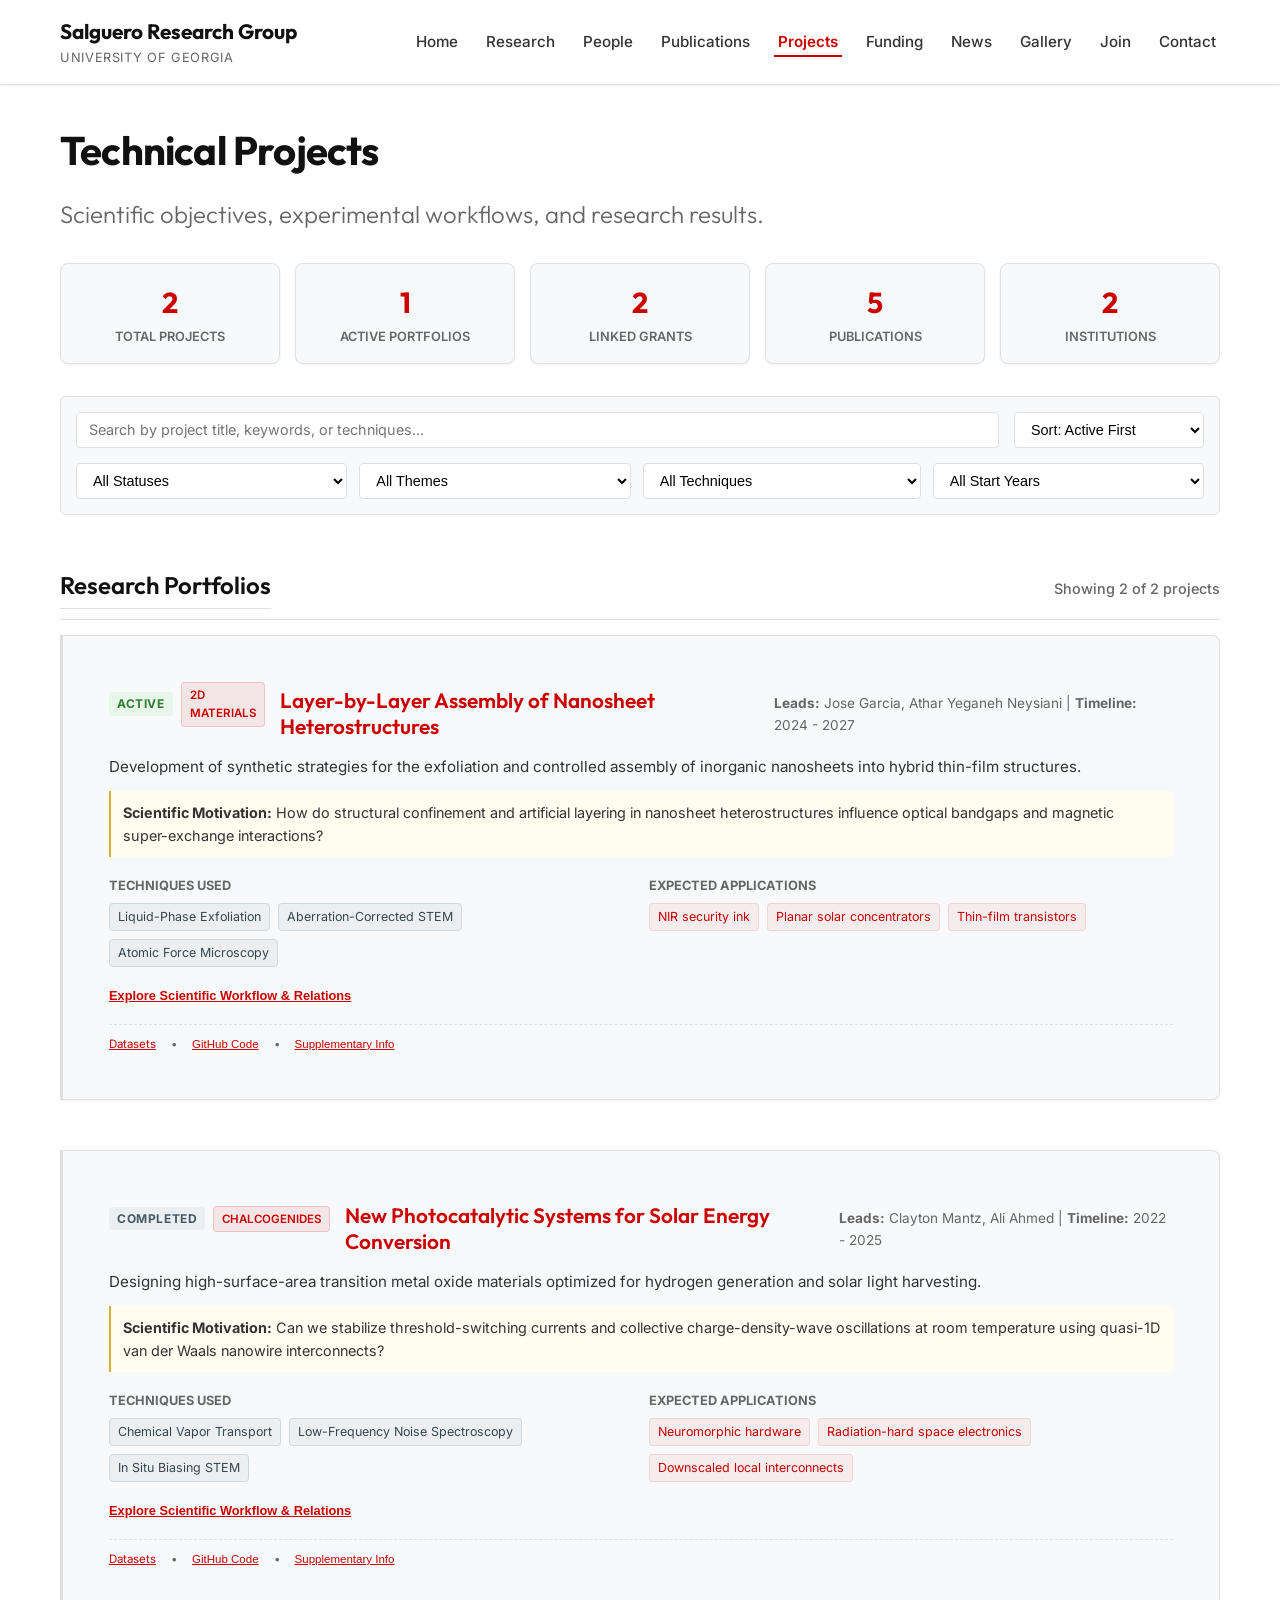
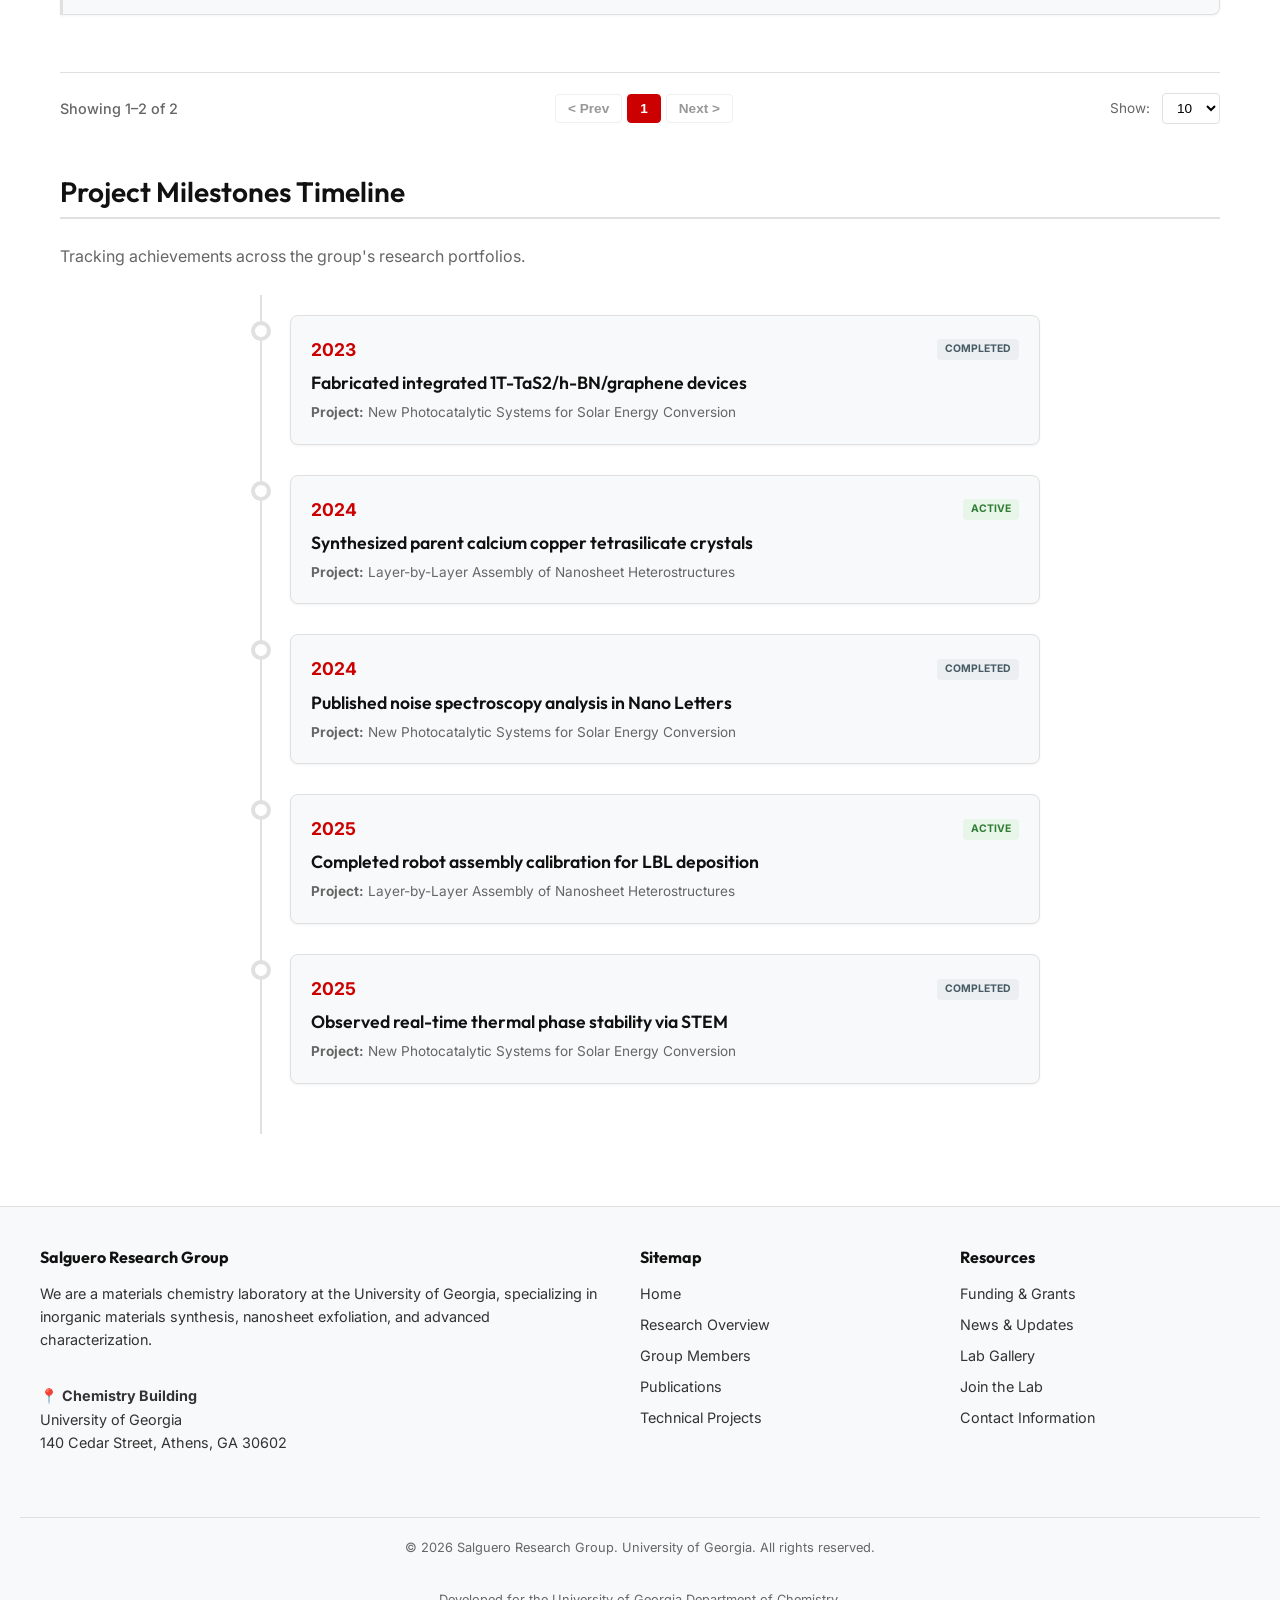
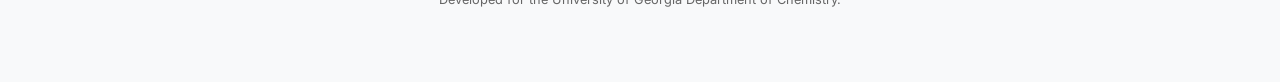
<file: projects.html>
<!DOCTYPE html>
<html lang="en">
<head>
  <meta charset="UTF-8">
  <meta name="viewport" content="width=device-width, initial-scale=1.0">
  <meta name="description" content="Core research projects, assemblies, and synthetic targets of the Salguero Group.">
  <meta name="author" content="Salguero Research Group, University of Georgia">
  <meta name="keywords" content="Salguero research projects, nanosheet assembly, inorganic synthesis projects, materials chemistry, UGA chemistry lab">
  <title>Technical Projects | Salguero Research Group</title>
  <link rel="canonical" href="https://robbenmathew91-oss.github.io/Dr-Tina-website/projects.html">
  <!-- OpenGraph -->
  <meta property="og:title" content="Technical Projects | Salguero Research Group">
  <meta property="og:description" content="Core research projects, assemblies, and synthetic targets of the Salguero Group.">
  <meta property="og:image" content="https://robbenmathew91-oss.github.io/Dr-Tina-website/assets/images/gallery/nsf_microscope_slide1.jpg">
  <meta property="og:url" content="https://robbenmathew91-oss.github.io/Dr-Tina-website/projects.html">
  <meta property="og:type" content="website">
  <meta property="og:site_name" content="Salguero Research Group">
  <!-- Twitter Card -->
  <meta name="twitter:card" content="summary_large_image">
  <meta name="twitter:title" content="Technical Projects | Salguero Research Group">
  <meta name="twitter:description" content="Core research projects, assemblies, and synthetic targets of the Salguero Group.">
  <meta name="twitter:image" content="https://robbenmathew91-oss.github.io/Dr-Tina-website/assets/images/gallery/nsf_microscope_slide1.jpg">
  <link rel="stylesheet" href="styles/main.css">
  <link rel="preconnect" href="https://fonts.googleapis.com">
  <link rel="preconnect" href="https://fonts.gstatic.com" crossorigin>
  <link href="https://fonts.googleapis.com/css2?family=Inter:wght@400;500;600&family=Outfit:wght@600;700&display=swap" rel="stylesheet">
  <style>
    .project-stat-card {
      background: var(--bg-offset);
      border: 1px solid var(--border);
      border-radius: 8px;
      padding: 15px;
      text-align: center;
      box-shadow: var(--shadow-sm);
    }
    .project-stat-val {
      font-size: 1.8rem;
      font-weight: 700;
      color: var(--primary);
      margin-bottom: 2px;
      font-family: var(--font-heading);
    }
    .project-stat-label {
      font-size: 0.8rem;
      color: var(--light-gray);
      text-transform: uppercase;
      font-weight: 600;
    }
    @media (max-width: 900px) {
      .theme-cols-2 {
        grid-template-columns: 1fr !important;
        gap: 15px !important;
      }
    }
    .status-planning {
      background-color: #E0F7FA;
      color: #00838F;
    }
  </style>
</head>
<body>

  <div id="header-container"></div>

  <main id="main-content">
    <h1>Technical Projects</h1>
    <p class="hero-tagline">Scientific objectives, experimental workflows, and research results.</p>

    <!-- Project Overview Dashboard -->
    <section class="mb-8" style="margin-top: 30px;" aria-label="Projects Metrics Dashboard">
      <div class="grid-cols-4" style="display: grid; grid-template-columns: repeat(auto-fit, minmax(180px, 1fr)); gap: 15px;" id="projects-dashboard-target">
        <!-- Stat cards dynamically injected -->
      </div>
    </section>

    <!-- Search & Filter Controls -->
    <section class="search-filter-bar" style="display: flex; flex-direction: column; gap: 15px; align-items: stretch; margin-top: 30px;" aria-label="Search and Filter Controls">
      <div style="display: flex; gap: 15px; width: 100%; flex-wrap: wrap;">
        <input type="text" id="search-box" class="search-input" placeholder="Search by project title, keywords, or techniques..." aria-label="Search projects">
        
        <select id="sort-filter" class="filter-select" aria-label="Sort projects">
          <option value="active">Sort: Active First</option>
          <option value="newest">Sort: Newest First</option>
          <option value="oldest">Sort: Oldest First</option>
          <option value="title">Sort: Alphabetical Title</option>
        </select>
      </div>

      <div style="display: grid; grid-template-columns: 1fr 1fr 1fr 1fr; gap: 12px; width: 100%;" class="grid-cols-4">
        <select id="status-filter" class="filter-select" aria-label="Filter by Status">
          <option value="all">All Statuses</option>
          <option value="Active">Active Only</option>
          <option value="Planning">Planning Only</option>
          <option value="Completed">Completed Only</option>
        </select>

        <select id="theme-filter" class="filter-select" aria-label="Filter by Research Theme">
          <option value="all">All Themes</option>
        </select>

        <select id="technique-filter" class="filter-select" aria-label="Filter by Technique">
          <option value="all">All Techniques</option>
        </select>

        <select id="year-filter" class="filter-select" aria-label="Filter by Start Year">
          <option value="all">All Start Years</option>
        </select>
      </div>
    </section>

    <!-- Active Filter Indicators -->
    <div id="active-filters-container" class="pub-active-filters-row" aria-live="polite"></div>

    <!-- Projects Grid -->
    <section class="mb-8" style="margin-top: 30px;">
      <div style="display: flex; justify-content: space-between; align-items: baseline; margin-bottom: 15px; border-bottom: 1px solid var(--border); padding-bottom: 10px;">
        <h2 id="projects-list-title" style="margin: 0; font-size: 1.5rem;">Research Portfolios</h2>
        <div id="projects-count" class="pub-count-label">Showing 0 of 0 projects</div>
      </div>
      <div id="projects-list-target" style="display: flex; flex-direction: column; gap: 25px;">
        <p>Loading project records...</p>
      </div>
    </section>

    <!-- Pagination Navigation -->
    <div id="pagination-container" class="pub-pagination-bar" aria-label="Pagination Navigation"></div>

    <!-- Timeline of Project Milestones -->
    <section class="mb-8" style="margin-top: 50px;">
      <h2 style="border-bottom: 2px solid var(--border); padding-bottom: 8px; margin-bottom: 25px;">Project Milestones Timeline</h2>
      <p style="margin-bottom: 25px; color: var(--light-gray);">Tracking achievements across the group's research portfolios.</p>
      <div id="timeline-target"></div>
    </section>

  </main>

  <div id="footer-container"></div>

  <script type="module" src="src/js/layout.js"></script>
  <script type="module">
    import { loadData } from './src/js/loader.js';
    import { validateData } from './src/js/validator.js';
    import { ProjectCard } from './src/js/components.js';
    import './src/js/renderer.js'; // defines window.toggleDetails

    let allProjects = [];
    let filteredProjects = [];
    let currentPage = 1;
    let pageSize = 10;

    let allResearch = [];
    let allGrants = [];
    let allPublications = [];
    let allCollaborators = [];

    async function initProjects() {
      // Load all 5 data feeds asynchronously
      const [projectsData, researchData, grantsData, publicationsData, collaboratorsData] = await Promise.all([
        loadData('projects.json'),
        loadData('research.json'),
        loadData('grants.json'),
        loadData('publications.json'),
        loadData('collaborators.json')
      ]);

      allProjects = projectsData.projects || [];
      allResearch = researchData.themes || [];
      allGrants = grantsData.grants || [];
      allPublications = publicationsData.publications || [];
      allCollaborators = collaboratorsData.collaborators || [];

      // Validate
      validateData('project', allProjects);

      // Populate filter dropdowns
      populateFilterDropdowns(allProjects);

      // Add event listeners
      document.getElementById('search-box').addEventListener('input', () => { currentPage = 1; applyFilters(); });
      document.getElementById('sort-filter').addEventListener('change', () => { currentPage = 1; applyFilters(); });
      document.getElementById('status-filter').addEventListener('change', () => { currentPage = 1; applyFilters(); });
      document.getElementById('theme-filter').addEventListener('change', () => { currentPage = 1; applyFilters(); });
      document.getElementById('technique-filter').addEventListener('change', () => { currentPage = 1; applyFilters(); });
      document.getElementById('year-filter').addEventListener('change', () => { currentPage = 1; applyFilters(); });

      // Initial render
      applyFilters();
      renderDashboard();
      renderTimeline();
    }

    function populateFilterDropdowns(projects) {
      const themeSelect = document.getElementById('theme-filter');
      const techniqueSelect = document.getElementById('technique-filter');
      const yearSelect = document.getElementById('year-filter');

      const themes = new Set();
      const techniques = new Set();
      const years = new Set();

      projects.forEach(p => {
        if (p.research_theme) themes.add(p.research_theme);
        if (p.techniques) p.techniques.forEach(t => techniques.add(t));
        if (p.timeline) {
          const startYear = p.timeline.split(' ')[0];
          if (startYear && startYear.length === 4) years.add(startYear);
        }
      });

      Array.from(themes).sort().forEach(t => {
        themeSelect.add(new Option(t, t));
      });
      Array.from(techniques).sort().forEach(t => {
        techniqueSelect.add(new Option(t, t));
      });
      Array.from(years).sort((a,b) => b.localeCompare(a)).forEach(y => {
        yearSelect.add(new Option(y, y));
      });
    }

    function renderDashboard() {
      const target = document.getElementById('projects-dashboard-target');
      
      const totalCount = allProjects.length;
      const activeCount = allProjects.filter(p => p.status === 'Active').length;
      const completedCount = allProjects.filter(p => p.status === 'Completed').length;

      // Count dynamic mappings
      const uniqueGrants = new Set(allProjects.flatMap(p => p.related_grants || [])).size;
      const uniquePubs = new Set(allProjects.flatMap(p => p.related_publications || [])).size;
      const uniqueCollabs = new Set(allProjects.flatMap(p => p.related_collaborators || []).map(cid => {
        const collab = allCollaborators.find(c => c.id === cid);
        return collab ? collab.institution : cid;
      })).size;

      target.innerHTML = `
        <div class="project-stat-card">
          <div class="project-stat-val">${totalCount}</div>
          <div class="project-stat-label">Total Projects</div>
        </div>
        <div class="project-stat-card">
          <div class="project-stat-val">${activeCount}</div>
          <div class="project-stat-label">Active Portfolios</div>
        </div>
        <div class="project-stat-card">
          <div class="project-stat-val">${uniqueGrants}</div>
          <div class="project-stat-label">Linked Grants</div>
        </div>
        <div class="project-stat-card">
          <div class="project-stat-val">${uniquePubs}</div>
          <div class="project-stat-label">Publications</div>
        </div>
        <div class="project-stat-card">
          <div class="project-stat-val">${uniqueCollabs}</div>
          <div class="project-stat-label">Institutions</div>
        </div>
      `;
    }

    function applyFilters() {
      const query = document.getElementById('search-box').value.toLowerCase().trim();
      const status = document.getElementById('status-filter').value;
      const theme = document.getElementById('theme-filter').value;
      const technique = document.getElementById('technique-filter').value;
      const year = document.getElementById('year-filter').value;
      const sortVal = document.getElementById('sort-filter').value;

      // Filter Logic
      filteredProjects = allProjects.filter(p => {
        const matchesQuery = !query ||
          p.title.toLowerCase().includes(query) ||
          p.summary.toLowerCase().includes(query) ||
          (p.tags && p.tags.some(tag => tag.toLowerCase().includes(query))) ||
          (p.techniques && p.techniques.some(t => t.toLowerCase().includes(query)));

        const matchesStatus = status === 'all' || p.status === status;
        const matchesTheme = theme === 'all' || p.research_theme === theme;
        const matchesTechnique = technique === 'all' || (p.techniques && p.techniques.includes(technique));
        
        let matchesYear = true;
        if (year !== 'all') {
          const startYear = p.timeline.split(' ')[0];
          matchesYear = startYear === year;
        }

        return matchesQuery && matchesStatus && matchesTheme && matchesTechnique && matchesYear;
      });

      // Sorting Logic
      let sortFn;
      if (sortVal === 'active') {
        sortFn = (a, b) => {
          if (a.status !== b.status) {
            if (a.status === 'Active') return -1;
            if (b.status === 'Active') return 1;
            if (a.status === 'Planning') return -1;
            if (b.status === 'Planning') return 1;
          }
          return a.title.localeCompare(b.title);
        };
      } else if (sortVal === 'newest') {
        sortFn = (a, b) => b.timeline.split(' ')[0].localeCompare(a.timeline.split(' ')[0]) || a.title.localeCompare(b.title);
      } else if (sortVal === 'oldest') {
        sortFn = (a, b) => a.timeline.split(' ')[0].localeCompare(b.timeline.split(' ')[0]) || a.title.localeCompare(b.title);
      } else if (sortVal === 'title') {
        sortFn = (a, b) => a.title.localeCompare(b.title);
      }

      filteredProjects.sort(sortFn);

      // Render pills
      renderActivePills({ query, status, theme, technique, year });

      // Render main cards
      renderPaginatedProjects();
    }

    function renderPaginatedProjects() {
      const target = document.getElementById('projects-list-target');
      const countLabel = document.getElementById('projects-count');

      countLabel.textContent = `Showing ${filteredProjects.length} of ${allProjects.length} projects`;

      if (filteredProjects.length === 0) {
        target.innerHTML = `
          <div class="empty-state" style="text-align: center; padding: 40px 20px; border: 1px dashed var(--border); border-radius: 8px; background: var(--bg-offset);">
            <p style="font-size: 1.1rem; color: var(--light-gray); margin-bottom: 10px;">No projects found matching your criteria.</p>
            <button class="btn btn-secondary btn-sm" onclick="window.clearAllFilters()">Clear All Filters</button>
          </div>
        `;
        document.getElementById('pagination-container').innerHTML = '';
        return;
      }

      const totalPages = Math.ceil(filteredProjects.length / pageSize);
      if (currentPage > totalPages) currentPage = totalPages || 1;

      const startIndex = (currentPage - 1) * pageSize;
      const endIndex = Math.min(startIndex + pageSize, filteredProjects.length);
      const pageItems = filteredProjects.slice(startIndex, endIndex);

      // Render cards resolving relations on-the-fly
      const markup = pageItems.map(p => {
        const relations = {
          grants: allGrants.filter(g => (p.related_grants || []).includes(g.id)),
          publications: allPublications.filter(pub => (p.related_publications || []).includes(pub.id)),
          collaborators: allCollaborators.filter(c => (p.related_collaborators || []).includes(c.id))
        };
        return ProjectCard(p, relations);
      }).join('');

      target.innerHTML = markup;

      renderPaginationBar(totalPages);
    }

    function renderPaginationBar(totalPages) {
      const container = document.getElementById('pagination-container');
      
      let pageButtons = '';
      for (let i = 1; i <= totalPages; i++) {
        pageButtons += `
          <button class="pub-page-btn ${i === currentPage ? 'active-page' : ''}" onclick="window.setPage(${i})" aria-label="Page ${i}" ${i === currentPage ? 'aria-current="page"' : ''}>
            ${i}
          </button>
        `;
      }

      container.innerHTML = `
        <div class="pub-count-label">
          Showing ${Math.min((currentPage - 1) * pageSize + 1, filteredProjects.length)}–${Math.min(currentPage * pageSize, filteredProjects.length)} of ${filteredProjects.length}
        </div>
        
        <div class="pub-page-controls">
          <button class="pub-page-btn" onclick="window.setPage(${currentPage - 1})" ${currentPage === 1 ? 'disabled' : ''} aria-label="Previous Page">
            &lt; Prev
          </button>
          ${pageButtons}
          <button class="pub-page-btn" onclick="window.setPage(${currentPage + 1})" ${currentPage === totalPages ? 'disabled' : ''} aria-label="Next Page">
            Next &gt;
          </button>
        </div>

        <div>
          <span style="font-size: 0.85rem; color: var(--light-gray); margin-right: 8px;">Show:</span>
          <select class="pub-pagesize-select" onchange="window.setPageSize(this.value)" aria-label="Projects per page">
            <option value="10" ${pageSize === 10 ? 'selected' : ''}>10</option>
            <option value="20" ${pageSize === 20 ? 'selected' : ''}>20</option>
            <option value="50" ${pageSize === 50 ? 'selected' : ''}>50</option>
          </select>
        </div>
      `;
    }

    function renderActivePills({ query, status, theme, technique, year }) {
      const container = document.getElementById('active-filters-container');
      const pills = [];

      if (query) {
        pills.push(`
          <span class="filter-pill">
            Search: "${query}"
            <button class="filter-pill-remove" onclick="window.clearFilter('search')" aria-label="Remove search filter">×</button>
          </span>
        `);
      }
      if (status !== 'all') {
        pills.push(`
          <span class="filter-pill">
            Status: ${status}
            <button class="filter-pill-remove" onclick="window.clearFilter('status')" aria-label="Remove status filter">×</button>
          </span>
        `);
      }
      if (theme !== 'all') {
        pills.push(`
          <span class="filter-pill">
            Theme: ${theme}
            <button class="filter-pill-remove" onclick="window.clearFilter('theme')" aria-label="Remove theme filter">×</button>
          </span>
        `);
      }
      if (technique !== 'all') {
        pills.push(`
          <span class="filter-pill">
            Technique: ${technique}
            <button class="filter-pill-remove" onclick="window.clearFilter('technique')" aria-label="Remove technique filter">×</button>
          </span>
        `);
      }
      if (year !== 'all') {
        pills.push(`
          <span class="filter-pill">
            Start Year: ${year}
            <button class="filter-pill-remove" onclick="window.clearFilter('year')" aria-label="Remove year filter">×</button>
          </span>
        `);
      }

      if (pills.length > 0) {
        container.innerHTML = `
          ${pills.join('')}
          <button class="btn btn-text btn-sm" onclick="window.clearAllFilters()" style="color: var(--primary); text-decoration: underline; cursor: pointer; padding: 0; font-weight: 600;">
            Clear All
          </button>
        `;
      } else {
        container.innerHTML = '';
      }
    }

    function renderTimeline() {
      const target = document.getElementById('timeline-target');
      
      // Collect all milestones from all projects and sort chronologically
      const list = [];
      allProjects.forEach(p => {
        if (p.milestones) {
          p.milestones.forEach(m => {
            list.push({
              year: m.year,
              title: m.title,
              projectTitle: p.title,
              status: p.status
            });
          });
        }
      });

      list.sort((a,b) => a.year.localeCompare(b.year));

      const markup = list.map(item => `
        <div class="timeline-node">
          <div class="timeline-marker"></div>
          <div class="timeline-content-card">
            <div class="timeline-header">
              <span class="event-date" style="font-size: 1.1rem; font-weight: 700; color: var(--primary);">${item.year}</span>
              <span class="grant-status ${item.status === 'Active' ? 'status-active' : 'status-completed'}" style="font-size: 0.65rem;">${item.status}</span>
            </div>
            <h3 class="event-title" style="font-family: var(--font-heading); color: var(--dark); font-size: 1.1rem; margin-top: 5px; margin-bottom: 8px;">
              ${item.title}
            </h3>
            <p style="font-size: 0.85rem; color: var(--light-gray); margin-bottom: 0;">
              <strong>Project:</strong> ${item.projectTitle}
            </p>
          </div>
        </div>
      `).join('');

      target.innerHTML = `<div class="timeline-container">${markup}</div>`;
    }

    // Global bindings for pagination & pills
    window.setPage = function(pageNumber) {
      currentPage = pageNumber;
      applyFilters();
      document.getElementById('projects-list-title').scrollIntoView({ behavior: 'smooth' });
    };

    window.setPageSize = function(size) {
      pageSize = parseInt(size, 10);
      currentPage = 1;
      applyFilters();
    };

    window.clearFilter = function(name) {
      if (name === 'search') document.getElementById('search-box').value = '';
      if (name === 'status') document.getElementById('status-filter').value = 'all';
      if (name === 'theme') document.getElementById('theme-filter').value = 'all';
      if (name === 'technique') document.getElementById('technique-filter').value = 'all';
      if (name === 'year') document.getElementById('year-filter').value = 'all';
      currentPage = 1;
      applyFilters();
    };

    window.clearAllFilters = function() {
      document.getElementById('search-box').value = '';
      document.getElementById('status-filter').value = 'all';
      document.getElementById('theme-filter').value = 'all';
      document.getElementById('technique-filter').value = 'all';
      document.getElementById('year-filter').value = 'all';
      currentPage = 1;
      applyFilters();
    };

    initProjects();
  </script>
</body>
</html>
</file>
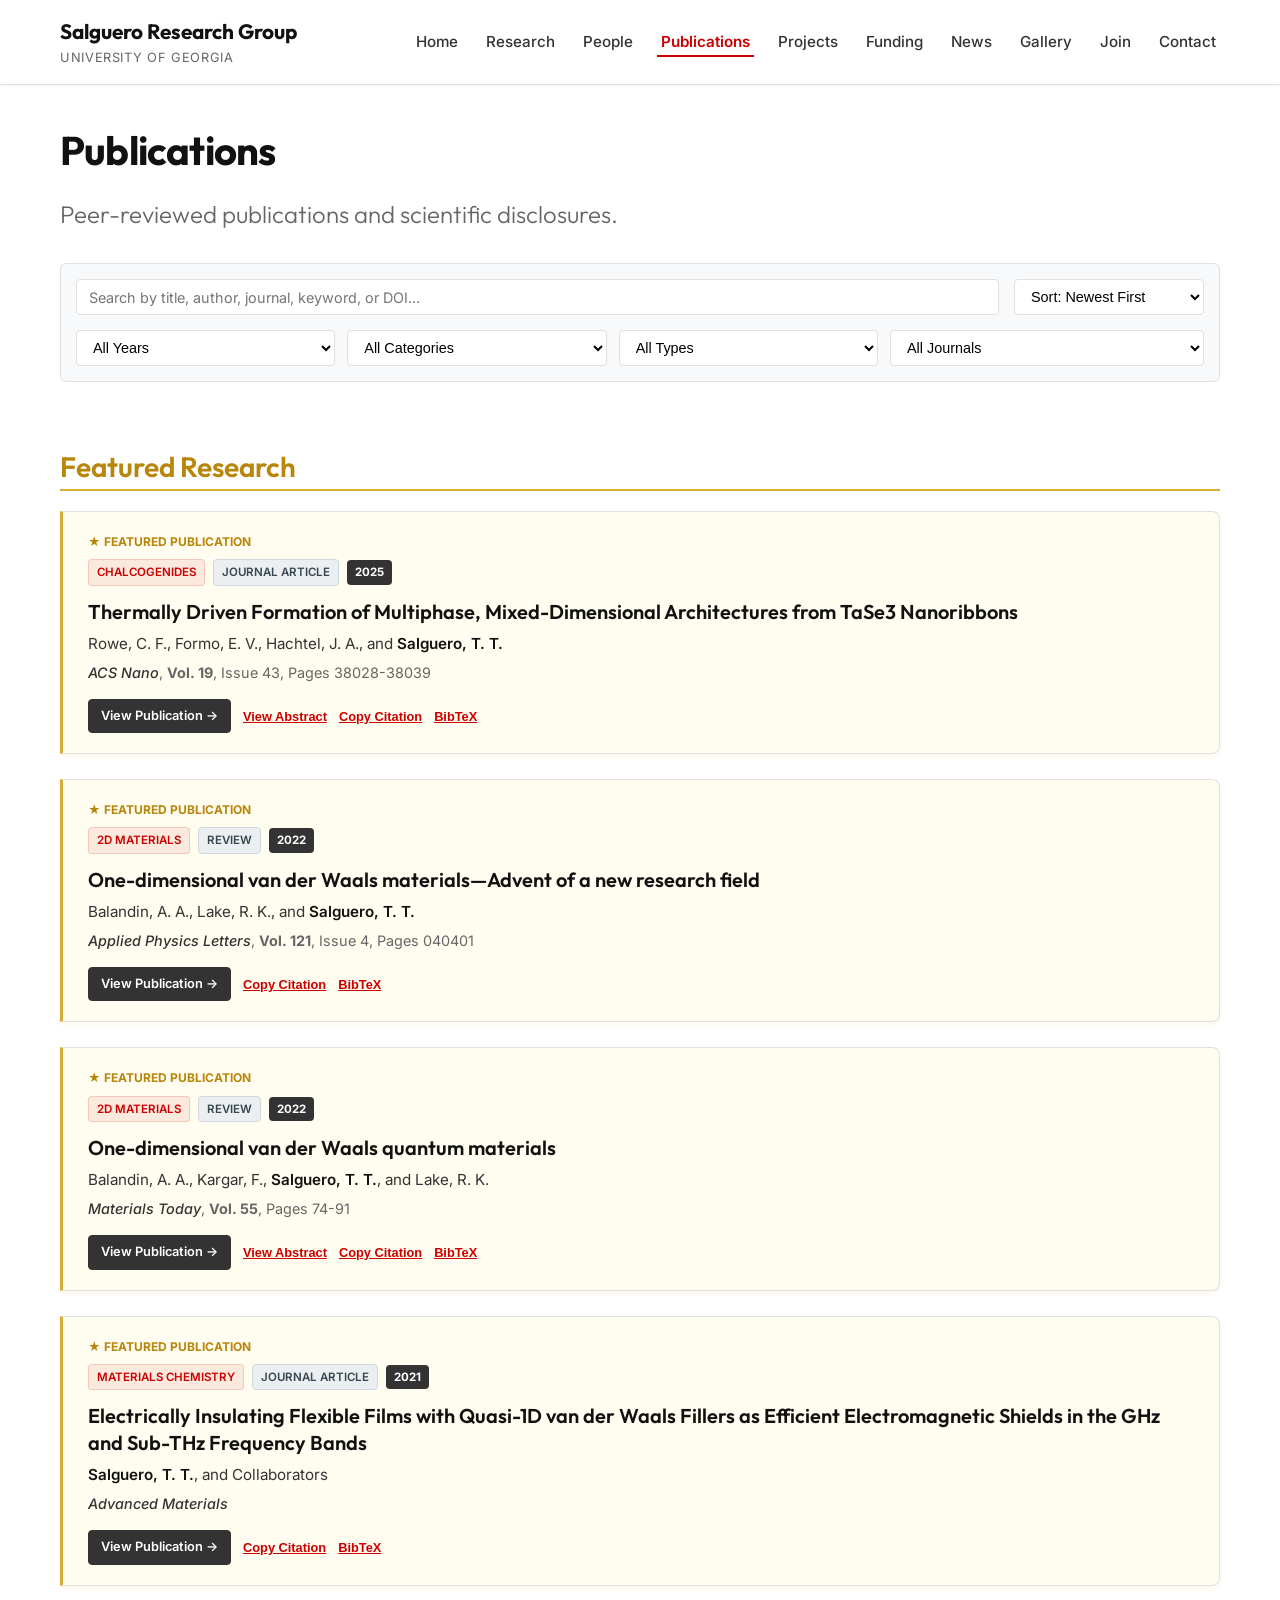
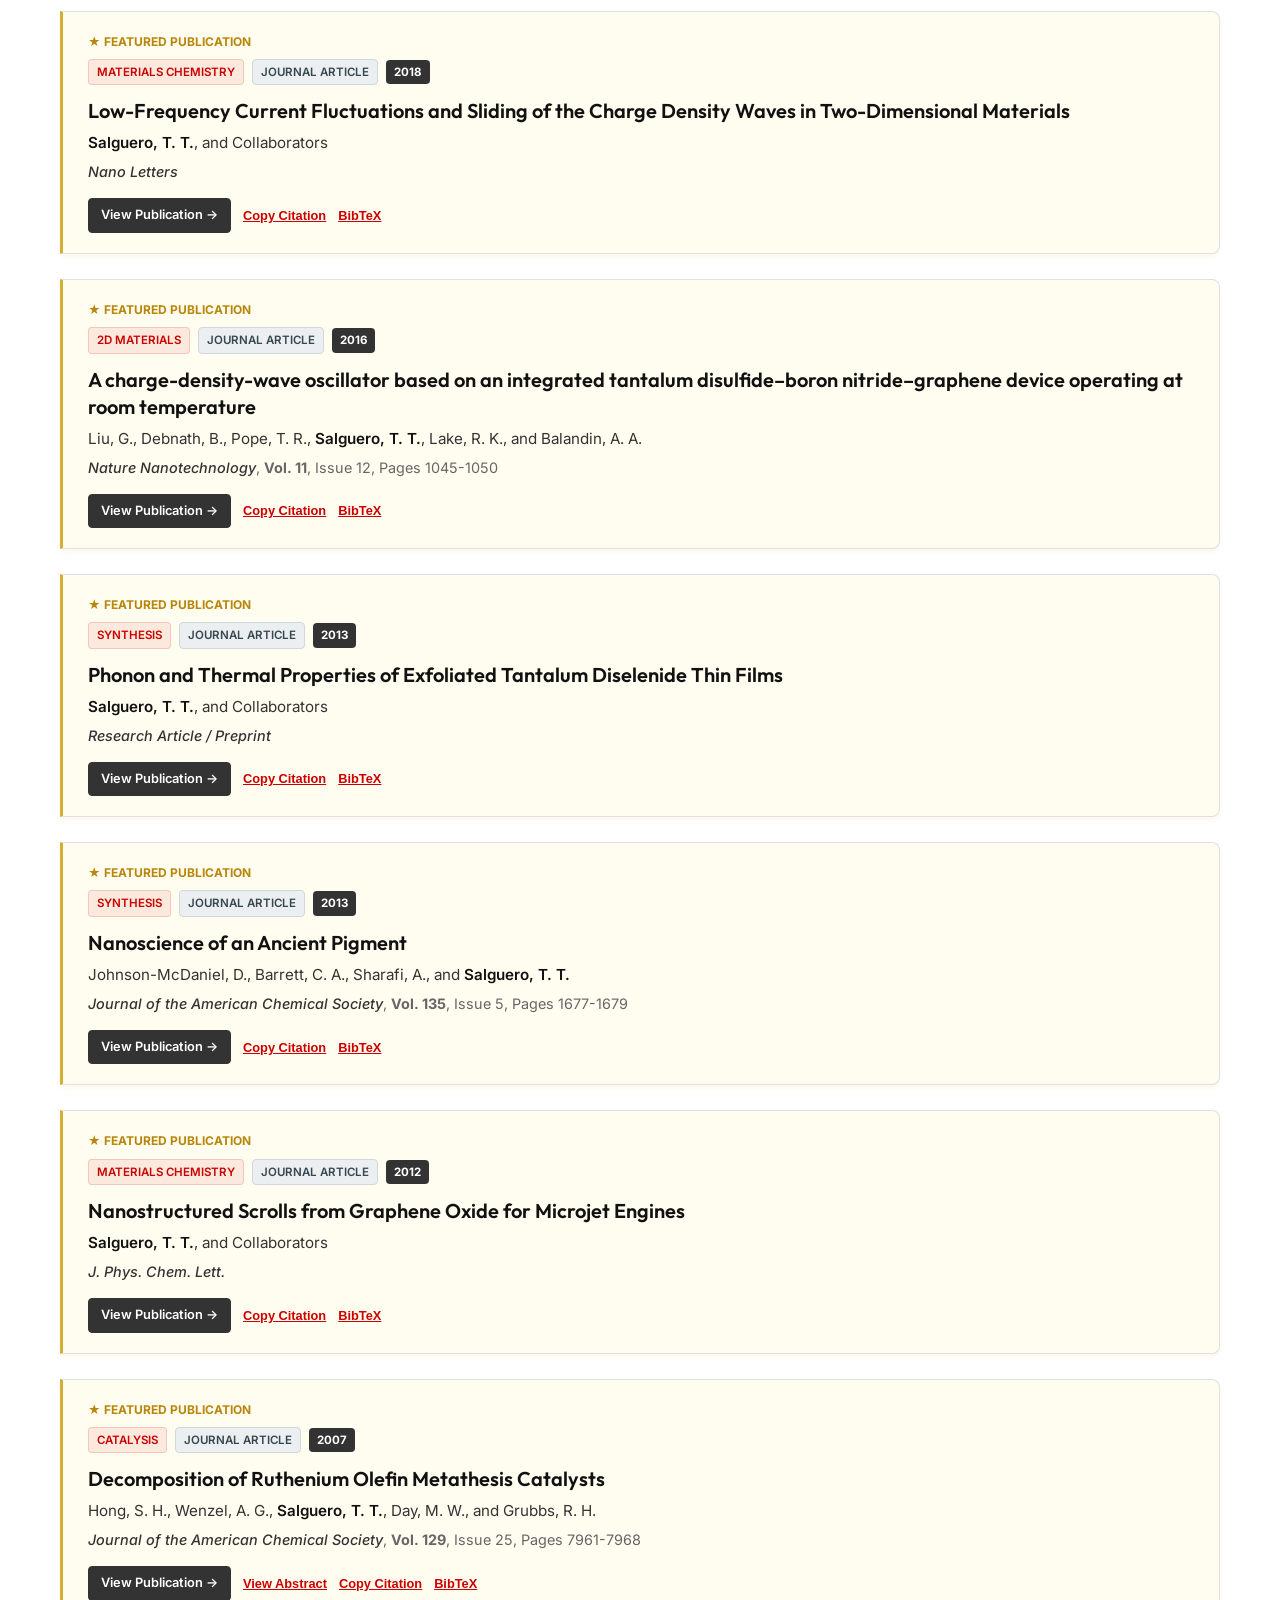
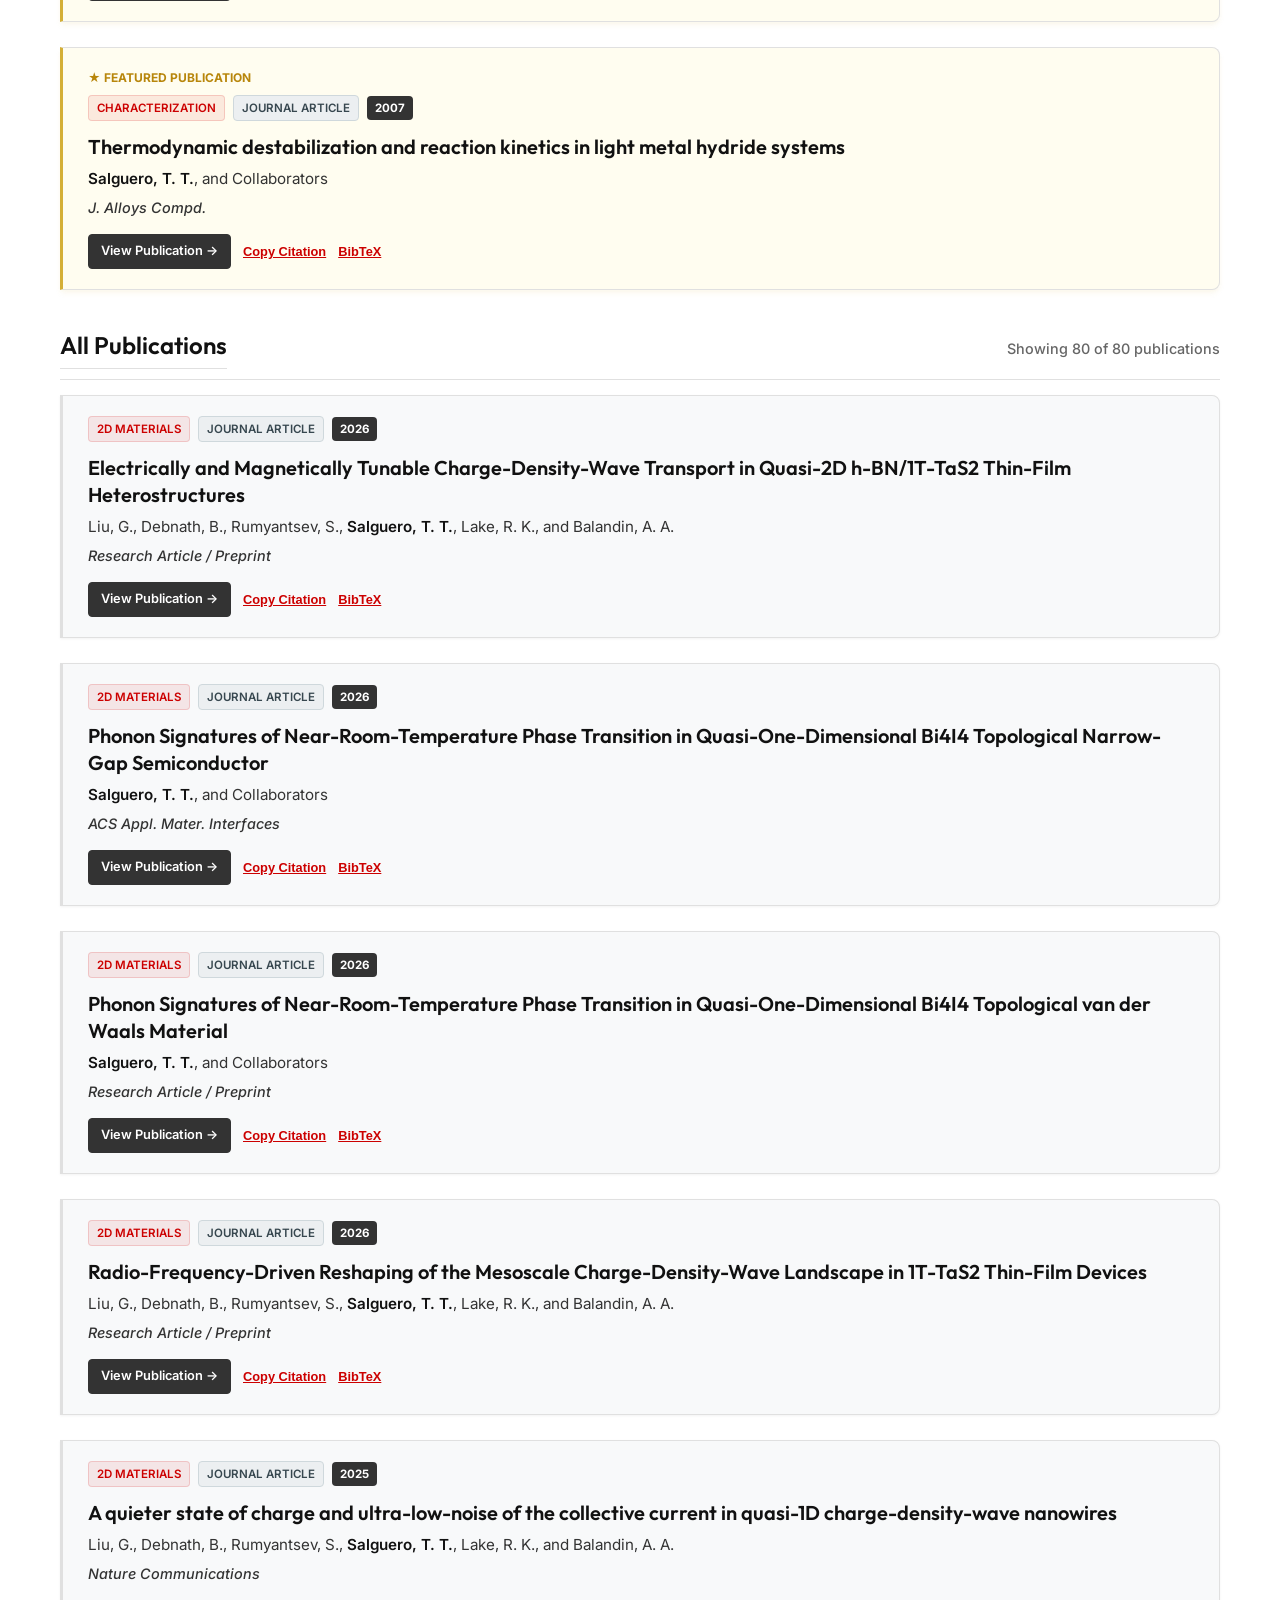
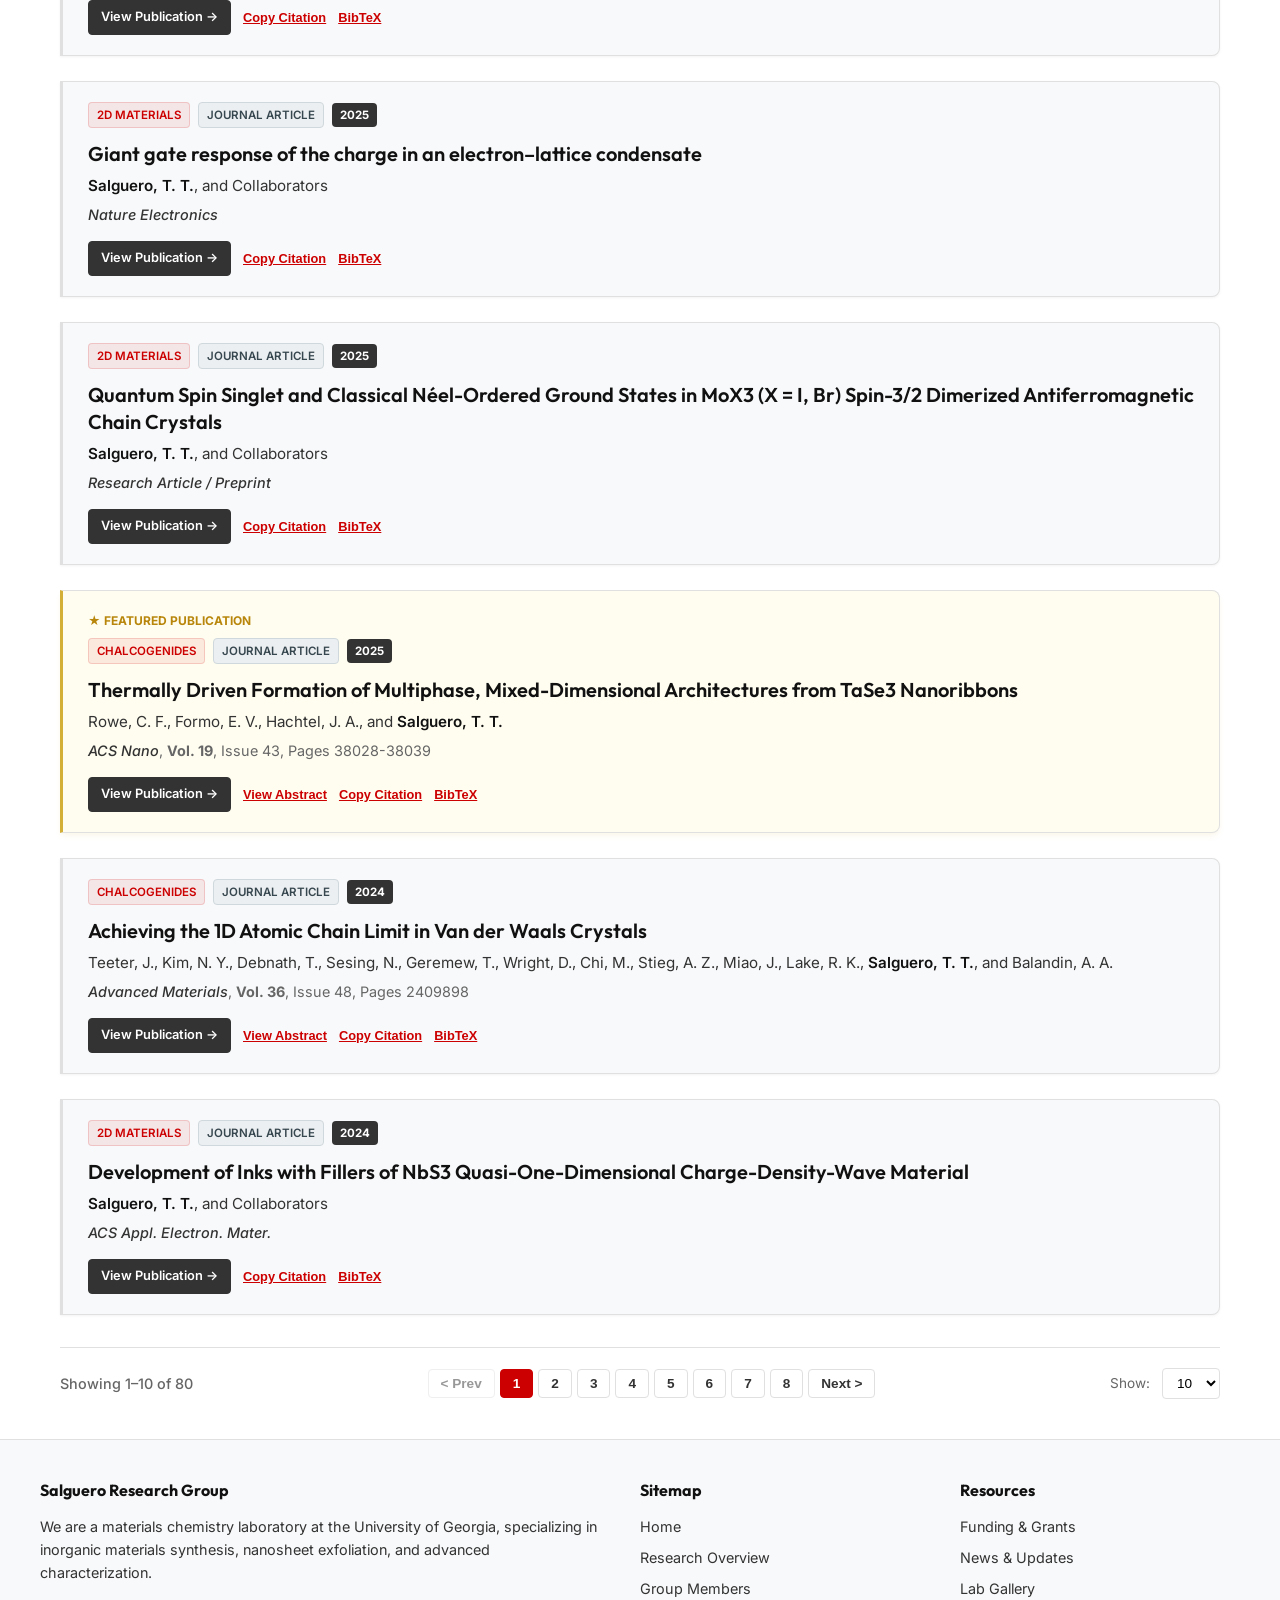
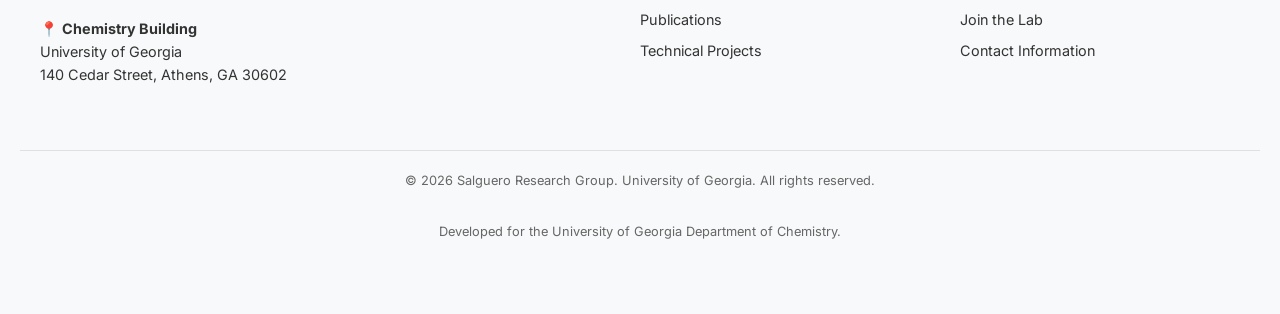
<file: publications.html>
<!DOCTYPE html>
<html lang="en">
<head>
  <meta charset="UTF-8">
  <meta name="viewport" content="width=device-width, initial-scale=1.0">
  <meta name="description" content="Peer-reviewed publications, journal papers, and research disclosures from Dr. Tina Salguero's materials chemistry group at UGA.">
  <meta name="author" content="Salguero Research Group, University of Georgia">
  <meta name="keywords" content="Salguero publications, materials chemistry papers, inorganic chemistry journal articles, UGA chemistry research, peer-reviewed publications">
  <title>Publications Bibliography | Salguero Research Group</title>
  <link rel="canonical" href="https://robbenmathew91-oss.github.io/Dr-Tina-website/publications.html">
  <!-- OpenGraph -->
  <meta property="og:title" content="Publications Bibliography | Salguero Research Group">
  <meta property="og:description" content="Peer-reviewed publications, journal papers, and research disclosures from Dr. Tina Salguero's materials chemistry group at UGA.">
  <meta property="og:image" content="https://robbenmathew91-oss.github.io/Dr-Tina-website/assets/images/tina_salguero.jpg">
  <meta property="og:url" content="https://robbenmathew91-oss.github.io/Dr-Tina-website/publications.html">
  <meta property="og:type" content="website">
  <meta property="og:site_name" content="Salguero Research Group">
  <!-- Twitter Card -->
  <meta name="twitter:card" content="summary_large_image">
  <meta name="twitter:title" content="Publications Bibliography | Salguero Research Group">
  <meta name="twitter:description" content="Peer-reviewed publications, journal papers, and research disclosures from Dr. Tina Salguero's materials chemistry group at UGA.">
  <meta name="twitter:image" content="https://robbenmathew91-oss.github.io/Dr-Tina-website/assets/images/tina_salguero.jpg">
  <link rel="stylesheet" href="styles/main.css">
  <link rel="preconnect" href="https://fonts.googleapis.com">
  <link rel="preconnect" href="https://fonts.gstatic.com" crossorigin>
  <link href="https://fonts.googleapis.com/css2?family=Inter:wght@400;500;600&family=Outfit:wght@600;700&display=swap" rel="stylesheet">
</head>
<body>

  <div id="header-container"></div>

  <main id="main-content">
    <h1>Publications</h1>
    <p class="hero-tagline">Peer-reviewed publications and scientific disclosures.</p>

    <!-- Search & Filter Controls Panel -->
    <section class="search-filter-bar" style="display: flex; flex-direction: column; gap: 15px; align-items: stretch; margin-top: 30px;" aria-label="Search and Filter Controls">
      <div style="display: flex; gap: 15px; width: 100%; flex-wrap: wrap;">
        <input type="text" id="search-box" class="search-input" placeholder="Search by title, author, journal, keyword, or DOI..." aria-label="Search publications">
        
        <select id="sort-filter" class="filter-select" aria-label="Sort publications">
          <option value="latest">Sort: Newest First</option>
          <option value="oldest">Sort: Oldest First</option>
          <option value="journal">Sort: Journal Name</option>
          <option value="title">Sort: Alphabetical Title</option>
        </select>
      </div>

      <div style="display: grid; grid-template-cols: 1fr 1fr 1fr 1fr; gap: 12px; width: 100%;" class="grid-cols-4">
        <select id="year-filter" class="filter-select" aria-label="Filter by Year">
          <option value="all">All Years</option>
        </select>

        <select id="category-filter" class="filter-select" aria-label="Filter by Research Category">
          <option value="all">All Categories</option>
        </select>

        <select id="type-filter" class="filter-select" aria-label="Filter by Publication Type">
          <option value="all">All Types</option>
        </select>

        <select id="journal-filter" class="filter-select" aria-label="Filter by Journal">
          <option value="all">All Journals</option>
        </select>
      </div>
    </section>

    <!-- Active Filter Indicators -->
    <div id="active-filters-container" class="pub-active-filters-row" aria-live="polite"></div>

    <!-- Featured Publications Section (Highlighted top tier) -->
    <section id="featured-publications-section" class="mb-8 hidden" style="margin-top: 30px;">
      <h2 style="color: #B8860B; border-bottom: 2px solid #D4AF37; padding-bottom: 5px; margin-bottom: 20px;">Featured Research</h2>
      <div id="featured-publications-target"></div>
    </section>

    <!-- Main Publications List Section -->
    <section class="mb-8" style="margin-top: 40px;">
      <div style="display: flex; justify-content: space-between; align-items: baseline; margin-bottom: 15px; border-bottom: 1px solid var(--border); padding-bottom: 10px;">
        <h2 id="publications-list-title" style="margin: 0; font-size: 1.5rem;">All Publications</h2>
        <div id="pub-count" class="pub-count-label">Showing 0 of 0 publications</div>
      </div>
      
      <div id="publications-list-target">
        <p>Loading bibliography data...</p>
      </div>
    </section>

    <!-- Pagination Controls Row -->
    <div id="pagination-container" class="pub-pagination-bar" aria-label="Pagination Navigation"></div>

  </main>

  <div id="footer-container"></div>

  <script type="module" src="src/js/layout.js"></script>
  <script type="module">
    import { loadData } from './src/js/loader.js';
    import { validateData } from './src/js/validator.js';
    import { PublicationCard } from './src/js/components.js';
    import { renderList, injectMarkup, SortFunctions } from './src/js/renderer.js';

    let allPublications = [];
    let filteredPublications = [];
    let currentPage = 1;
    let pageSize = 10;

    async function initPublications() {
      const dataObj = await loadData('publications.json');
      allPublications = dataObj.publications || [];

      // Validate
      validateData('publication', allPublications);

      // Populate filter selectors
      populateFilterDropdowns(allPublications);

      // Event Listeners
      document.getElementById('search-box').addEventListener('input', () => { currentPage = 1; applyFilters(); });
      document.getElementById('sort-filter').addEventListener('change', () => { currentPage = 1; applyFilters(); });
      document.getElementById('year-filter').addEventListener('change', () => { currentPage = 1; applyFilters(); });
      document.getElementById('category-filter').addEventListener('change', () => { currentPage = 1; applyFilters(); });
      document.getElementById('type-filter').addEventListener('change', () => { currentPage = 1; applyFilters(); });
      document.getElementById('journal-filter').addEventListener('change', () => { currentPage = 1; applyFilters(); });

      // Initial render
      applyFilters();
    }

    function populateFilterDropdowns(pubs) {
      const yearSelect = document.getElementById('year-filter');
      const categorySelect = document.getElementById('category-filter');
      const typeSelect = document.getElementById('type-filter');
      const journalSelect = document.getElementById('journal-filter');

      const years = new Set();
      const categories = new Set();
      const types = new Set();
      const journals = new Set();

      pubs.forEach(pub => {
        if (pub.year) years.add(pub.year);
        if (pub.research_category) categories.add(pub.research_category);
        if (pub.publication_type) types.add(pub.publication_type);
        if (pub.journal) journals.add(pub.journal);
      });

      // Populate Years (Sorted descending)
      Array.from(years).sort((a,b) => b.localeCompare(a)).forEach(y => {
        const opt = new Option(y, y);
        yearSelect.add(opt);
      });

      // Populate Categories (Sorted alphabetical)
      Array.from(categories).sort().forEach(c => {
        const opt = new Option(c, c);
        categorySelect.add(opt);
      });

      // Populate Types
      Array.from(types).sort().forEach(t => {
        const opt = new Option(t, t);
        typeSelect.add(opt);
      });

      // Populate Journals
      Array.from(journals).sort().forEach(j => {
        const opt = new Option(j, j);
        journalSelect.add(opt);
      });
    }

    function applyFilters() {
      const query = document.getElementById('search-box').value.toLowerCase().trim();
      const year = document.getElementById('year-filter').value;
      const category = document.getElementById('category-filter').value;
      const type = document.getElementById('type-filter').value;
      const journal = document.getElementById('journal-filter').value;
      const sortVal = document.getElementById('sort-filter').value;

      // 1. Core Multi-Criteria Filter Logic
      filteredPublications = allPublications.filter(pub => {
        const matchesQuery = !query || 
          pub.title.toLowerCase().includes(query) ||
          pub.authors.toLowerCase().includes(query) ||
          pub.journal.toLowerCase().includes(query) ||
          pub.doi.toLowerCase().includes(query) ||
          (pub.keywords && pub.keywords.some(kw => kw.toLowerCase().includes(query)));

        const matchesYear = year === 'all' || pub.year === year;
        const matchesCategory = category === 'all' || pub.research_category === category;
        const matchesType = type === 'all' || pub.publication_type === type;
        const matchesJournal = journal === 'all' || pub.journal === journal;

        return matchesQuery && matchesYear && matchesCategory && matchesType && matchesJournal;
      });

      // 2. Sorting Logic
      let sortFn;
      if (sortVal === 'latest') {
        sortFn = SortFunctions.publicationsDefault;
      } else if (sortVal === 'oldest') {
        sortFn = (a, b) => (parseInt(a.year, 10) || 0) - (parseInt(b.year, 10) || 0) || a.title.localeCompare(b.title);
      } else if (sortVal === 'journal') {
        sortFn = (a, b) => a.journal.localeCompare(b.journal) || (parseInt(b.year, 10) - parseInt(a.year, 10));
      } else if (sortVal === 'title') {
        sortFn = (a, b) => a.title.localeCompare(b.title);
      }

      filteredPublications.sort(sortFn);

      // 3. Render Active Filter Pills
      renderActivePills({ query, year, category, type, journal });

      // 4. Render Featured Section (only show when no filters are active)
      const isFilterActive = query || year !== 'all' || category !== 'all' || type !== 'all' || journal !== 'all';
      renderFeaturedSection(isFilterActive);

      // 5. Render Main Paginated List & Pagination bar
      renderPaginatedList();
    }

    function renderFeaturedSection(isFilterActive) {
      const section = document.getElementById('featured-publications-section');
      const target = document.getElementById('featured-publications-target');

      if (isFilterActive) {
        section.classList.add('hidden');
        return;
      }

      const featured = allPublications.filter(pub => pub.featured);
      if (featured.length === 0) {
        section.classList.add('hidden');
        return;
      }

      section.classList.remove('hidden');
      const markup = featured.map(pub => PublicationCard(pub)).join('');
      target.innerHTML = markup;
    }

    function renderPaginatedList() {
      const target = document.getElementById('publications-list-target');
      const countLabel = document.getElementById('pub-count');

      // Update count label
      countLabel.textContent = `Showing ${filteredPublications.length} of ${allPublications.length} publications`;

      if (filteredPublications.length === 0) {
        target.innerHTML = `
          <div class="empty-state" style="text-align: center; padding: 40px 20px; border: 1px dashed var(--border); border-radius: 8px; background: var(--bg-offset);">
            <p style="font-size: 1.1rem; color: var(--light-gray); margin-bottom: 10px;">No publications found matching your criteria.</p>
            <button class="btn btn-secondary btn-sm" onclick="window.clearAllFilters()">Clear All Filters</button>
          </div>
        `;
        document.getElementById('pagination-container').innerHTML = '';
        return;
      }

      // Slice array for current page
      const totalPages = Math.ceil(filteredPublications.length / pageSize);
      if (currentPage > totalPages) currentPage = totalPages || 1;

      const startIndex = (currentPage - 1) * pageSize;
      const endIndex = Math.min(startIndex + pageSize, filteredPublications.length);
      const pageItems = filteredPublications.slice(startIndex, endIndex);

      // Render cards
      const markup = pageItems.map(pub => PublicationCard(pub)).join('');
      target.innerHTML = markup;

      // Render pagination navigation controls
      renderPaginationBar(totalPages);
    }

    function renderPaginationBar(totalPages) {
      const container = document.getElementById('pagination-container');
      
      let pageButtons = '';
      for (let i = 1; i <= totalPages; i++) {
        pageButtons += `
          <button class="pub-page-btn ${i === currentPage ? 'active-page' : ''}" onclick="window.setPage(${i})" aria-label="Page ${i}" ${i === currentPage ? 'aria-current="page"' : ''}>
            ${i}
          </button>
        `;
      }

      container.innerHTML = `
        <div class="pub-count-label">
          Showing ${Math.min((currentPage - 1) * pageSize + 1, filteredPublications.length)}–${Math.min(currentPage * pageSize, filteredPublications.length)} of ${filteredPublications.length}
        </div>
        
        <div class="pub-page-controls">
          <button class="pub-page-btn" onclick="window.setPage(${currentPage - 1})" ${currentPage === 1 ? 'disabled' : ''} aria-label="Previous Page">
            &lt; Prev
          </button>
          ${pageButtons}
          <button class="pub-page-btn" onclick="window.setPage(${currentPage + 1})" ${currentPage === totalPages ? 'disabled' : ''} aria-label="Next Page">
            Next &gt;
          </button>
        </div>

        <div>
          <span style="font-size: 0.85rem; color: var(--light-gray); margin-right: 8px;">Show:</span>
          <select class="pub-pagesize-select" onchange="window.setPageSize(this.value)" aria-label="Publications per page">
            <option value="10" ${pageSize === 10 ? 'selected' : ''}>10</option>
            <option value="20" ${pageSize === 20 ? 'selected' : ''}>20</option>
            <option value="50" ${pageSize === 50 ? 'selected' : ''}>50</option>
          </select>
        </div>
      `;
    }

    function renderActivePills({ query, year, category, type, journal }) {
      const container = document.getElementById('active-filters-container');
      const pills = [];

      if (query) {
        pills.push(`
          <span class="filter-pill">
            Search: "${query}"
            <button class="filter-pill-remove" onclick="window.clearFilter('search')" aria-label="Remove search filter">×</button>
          </span>
        `);
      }
      if (year !== 'all') {
        pills.push(`
          <span class="filter-pill">
            Year: ${year}
            <button class="filter-pill-remove" onclick="window.clearFilter('year')" aria-label="Remove year filter">×</button>
          </span>
        `);
      }
      if (category !== 'all') {
        pills.push(`
          <span class="filter-pill">
            Category: ${category}
            <button class="filter-pill-remove" onclick="window.clearFilter('category')" aria-label="Remove category filter">×</button>
          </span>
        `);
      }
      if (type !== 'all') {
        pills.push(`
          <span class="filter-pill">
            Type: ${type}
            <button class="filter-pill-remove" onclick="window.clearFilter('type')" aria-label="Remove type filter">×</button>
          </span>
        `);
      }
      if (journal !== 'all') {
        pills.push(`
          <span class="filter-pill">
            Journal: ${journal}
            <button class="filter-pill-remove" onclick="window.clearFilter('journal')" aria-label="Remove journal filter">×</button>
          </span>
        `);
      }

      if (pills.length > 0) {
        container.innerHTML = `
          ${pills.join('')}
          <button class="btn btn-text btn-sm" onclick="window.clearAllFilters()" style="color: var(--primary); text-decoration: underline; cursor: pointer; padding: 0; font-weight: 600;">
            Clear All
          </button>
        `;
      } else {
        container.innerHTML = '';
      }
    }

    // Global Bindings for inline onclick events
    window.setPage = function(pageNumber) {
      currentPage = pageNumber;
      applyFilters();
      document.getElementById('publications-list-title').scrollIntoView({ behavior: 'smooth' });
    };

    window.setPageSize = function(size) {
      pageSize = parseInt(size, 10);
      currentPage = 1;
      applyFilters();
    };

    window.clearFilter = function(filterName) {
      if (filterName === 'search') document.getElementById('search-box').value = '';
      if (filterName === 'year') document.getElementById('year-filter').value = 'all';
      if (filterName === 'category') document.getElementById('category-filter').value = 'all';
      if (filterName === 'type') document.getElementById('type-filter').value = 'all';
      if (filterName === 'journal') document.getElementById('journal-filter').value = 'all';
      currentPage = 1;
      applyFilters();
    };

    window.clearAllFilters = function() {
      document.getElementById('search-box').value = '';
      document.getElementById('year-filter').value = 'all';
      document.getElementById('category-filter').value = 'all';
      document.getElementById('type-filter').value = 'all';
      document.getElementById('journal-filter').value = 'all';
      currentPage = 1;
      applyFilters();
    };

    initPublications();
  </script>
</body>
</html>
</file>
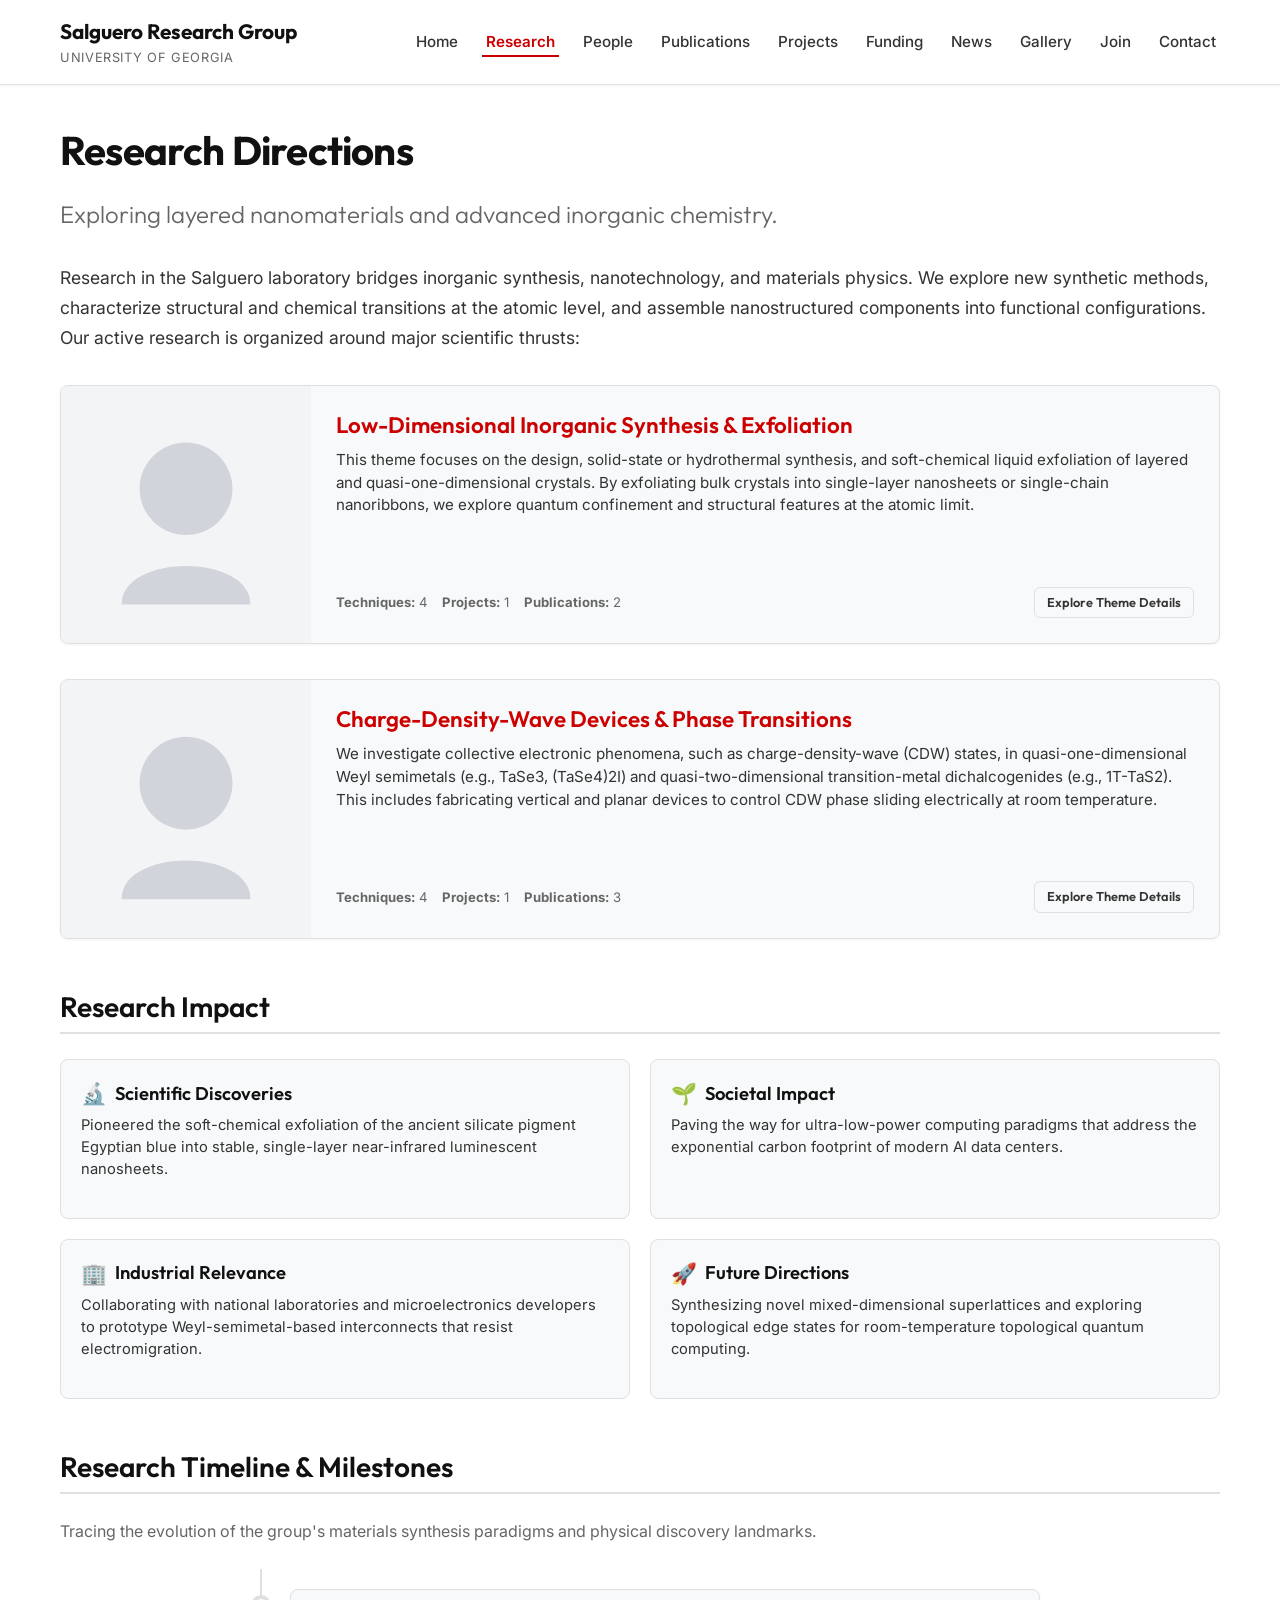
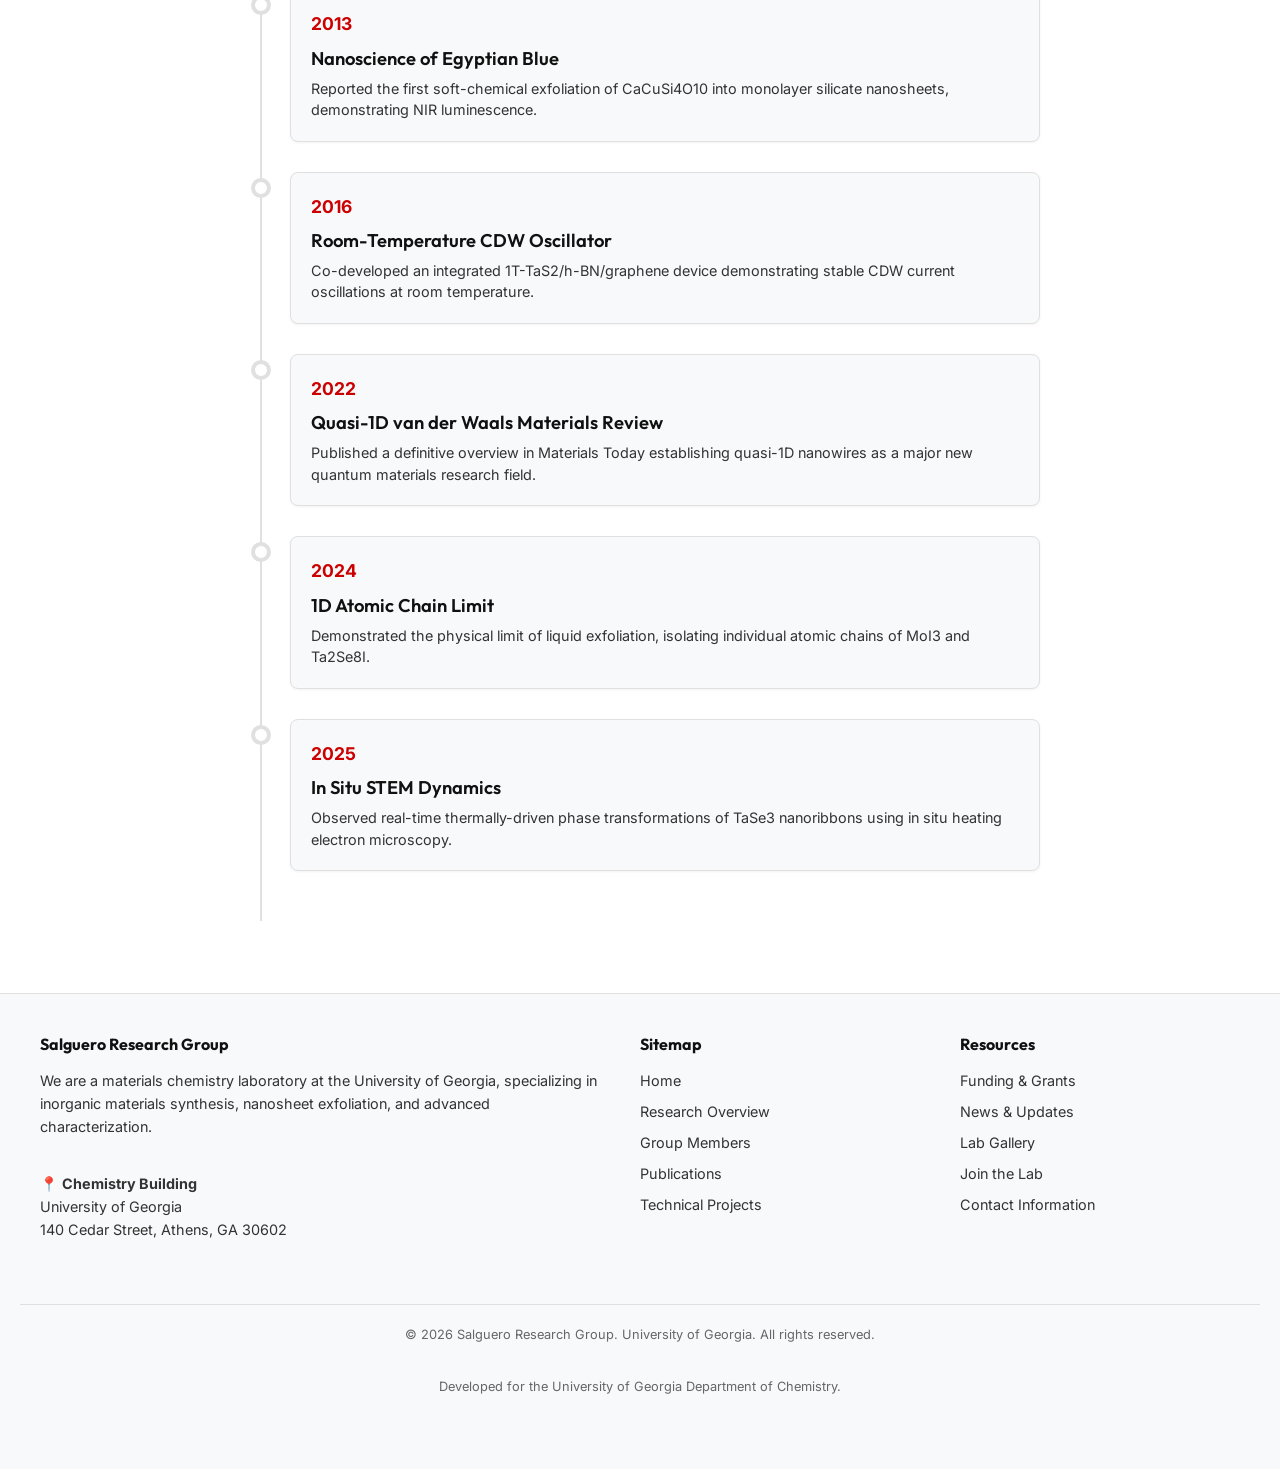
<file: research.html>
<!DOCTYPE html>
<html lang="en">
<head>
  <meta charset="UTF-8">
  <meta name="viewport" content="width=device-width, initial-scale=1.0">
  <meta name="description" content="Core research directions of the Salguero Group: Inorganic Materials, 2D Nanosheet Exfoliation, Superlattices, and Energy Conversion Catalysts.">
  <meta name="author" content="Salguero Research Group, University of Georgia">
  <meta name="keywords" content="materials chemistry research, 2D nanosheets, inorganic synthesis, nanosheet exfoliation, superlattices, energy conversion catalysts, UGA Chemistry">
  <title>Research Overview | Salguero Research Group</title>
  <link rel="canonical" href="https://robbenmathew91-oss.github.io/Dr-Tina-website/research.html">
  <!-- OpenGraph -->
  <meta property="og:title" content="Research Overview | Salguero Research Group">
  <meta property="og:description" content="Core research directions of the Salguero Group: Inorganic Materials, 2D Nanosheet Exfoliation, Superlattices, and Energy Conversion Catalysts.">
  <meta property="og:image" content="https://robbenmathew91-oss.github.io/Dr-Tina-website/assets/images/gallery/nsf_microscope_slide1.jpg">
  <meta property="og:url" content="https://robbenmathew91-oss.github.io/Dr-Tina-website/research.html">
  <meta property="og:type" content="website">
  <meta property="og:site_name" content="Salguero Research Group">
  <!-- Twitter Card -->
  <meta name="twitter:card" content="summary_large_image">
  <meta name="twitter:title" content="Research Overview | Salguero Research Group">
  <meta name="twitter:description" content="Core research directions of the Salguero Group: Inorganic Materials, 2D Nanosheet Exfoliation, Superlattices, and Energy Conversion Catalysts.">
  <meta name="twitter:image" content="https://robbenmathew91-oss.github.io/Dr-Tina-website/assets/images/gallery/nsf_microscope_slide1.jpg">
  <link rel="stylesheet" href="styles/main.css">
  <link rel="preconnect" href="https://fonts.googleapis.com">
  <link rel="preconnect" href="https://fonts.gstatic.com" crossorigin>
  <link href="https://fonts.googleapis.com/css2?family=Inter:wght@400;500;600&family=Outfit:wght@600;700&display=swap" rel="stylesheet">
  <style>
    @media (max-width: 900px) {
      .theme-cols-2 {
        grid-template-columns: 1fr !important;
        gap: 20px !important;
      }
    }
  </style>
</head>
<body>

  <div id="header-container"></div>

  <main id="main-content">
    <h1>Research Directions</h1>
    <p class="hero-tagline">Exploring layered nanomaterials and advanced inorganic chemistry.</p>

    <!-- Lab Philosophy Intro -->
    <section class="mb-8" style="margin-top: 30px;">
      <p style="font-size: 1.1rem; line-height: 1.7; color: var(--dark-gray);">
        Research in the Salguero laboratory bridges inorganic synthesis, nanotechnology, and materials physics. We explore new synthetic methods, characterize structural and chemical transitions at the atomic level, and assemble nanostructured components into functional configurations. Our active research is organized around major scientific thrusts:
      </p>
    </section>

    <!-- Dynamic Research Themes Container -->
    <section id="research-themes-target" class="mb-8" aria-label="Research Themes"></section>

    <!-- Research Impact Section -->
    <section class="mb-8" style="margin-top: 50px;">
      <h2 style="border-bottom: 2px solid var(--border); padding-bottom: 8px; margin-bottom: 25px;">Research Impact</h2>
      <div id="research-impact-target" class="research-impact-grid"></div>
    </section>

    <!-- Research Area Evolution Timeline -->
    <section class="mb-8" style="margin-top: 50px;">
      <h2 style="border-bottom: 2px solid var(--border); padding-bottom: 8px; margin-bottom: 25px;">Research Timeline & Milestones</h2>
      <p style="margin-bottom: 25px; color: var(--light-gray);">Tracing the evolution of the group's materials synthesis paradigms and physical discovery landmarks.</p>
      <div id="research-timeline-target"></div>
    </section>

  </main>

  <div id="footer-container"></div>

  <script type="module" src="src/js/layout.js"></script>
  <script type="module">
    import { loadData } from './src/js/loader.js';
    import { validateData } from './src/js/validator.js';

    async function initResearch() {
      // Load all 5 data feeds asynchronously
      const [researchData, publicationsData, projectsData, grantsData, collaboratorsData] = await Promise.all([
        loadData('research.json'),
        loadData('publications.json'),
        loadData('projects.json'),
        loadData('grants.json'),
        loadData('collaborators.json')
      ]);

      const themes = researchData.themes || [];
      const impact = researchData.impact || {};
      const timeline = researchData.timeline || [];

      const publications = publicationsData.publications || [];
      const projects = projectsData.projects || [];
      const grants = grantsData.grants || [];
      const collaborators = collaboratorsData.collaborators || [];

      // Render Themes
      renderThemes(themes, publications, projects, grants, collaborators);

      // Render Impact
      renderImpact(impact);

      // Render Timeline
      renderTimeline(timeline);
    }

    function renderThemes(themes, publications, projects, grants, collaborators) {
      const target = document.getElementById('research-themes-target');
      
      const markup = themes.map(theme => {
        // Resolve dynamic relations
        const matchedProjects = projects.filter(p => theme.related_projects.includes(p.id));
        const matchedGrants = grants.filter(g => theme.related_funding.includes(g.id));
        const matchedPubs = publications.filter(pub => theme.related_publications.includes(pub.id));
        const matchedCollabs = collaborators.filter(c => theme.related_collaborators.includes(c.id));

        const techniquesList = theme.experimental_techniques
          .map(t => `<span class="technique-tag">${t}</span>`)
          .join('');

        const applicationsList = theme.applications
          .map(a => `<span class="application-tag">${a}</span>`)
          .join('');

        const projectsMarkup = matchedProjects.length > 0
          ? matchedProjects.map(p => `
              <div style="margin-bottom: 12px; padding: 15px; border: 1px dashed var(--border); border-radius: 6px; background: var(--bg-offset);">
                <h5 style="margin: 0 0 5px 0; font-size: 0.95rem; color: var(--dark);">${p.title}</h5>
                <p style="font-size: 0.85rem; color: var(--dark-gray); margin-bottom: 8px; line-height: 1.4;">${p.summary}</p>
                <a href="projects.html#project-${p.id}" class="btn btn-outline btn-sm" style="font-size: 0.75rem; padding: 4px 8px;">View Project Specs &rarr;</a>
              </div>
            `).join('')
          : '<p style="font-size: 0.9rem; color: var(--light-gray);">No active projects listed for this area.</p>';

        const publicationsMarkup = matchedPubs.length > 0
          ? `<ul class="related-list">` + matchedPubs.map(pub => {
              const highlightAuthor = (authors) => {
                const regex = /(Tina T\. Salguero|Tina Salguero|T\. T\. Salguero|T\. Salguero|Salguero, T\. T\.|Salguero, T\.|Trnka, T\. M\.|T\. M\. Trnka|Trnka, T\.)/g;
                return authors.replace(regex, '<strong>$1</strong>');
              };
              return `
                <li class="related-list-item" style="margin-bottom: 12px; line-height: 1.4;">
                  <span style="font-size: 0.9rem; font-weight: 500; color: var(--dark);">"${pub.title}"</span><br />
                  <span style="font-size: 0.82rem; color: var(--light-gray);">${highlightAuthor(pub.authors)}</span><br />
                  <span style="font-size: 0.82rem; font-style: italic; color: var(--light-gray);">${pub.journal} (${pub.year})</span><br />
                  <a href="https://doi.org/${pub.doi}" target="_blank" rel="noopener" style="font-size: 0.78rem; color: var(--primary); font-weight: 600;">View Publisher Page &rarr;</a>
                </li>
              `;
            }).join('') + `</ul>`
          : '<p style="font-size: 0.9rem; color: var(--light-gray);">No publications linked.</p>';

        const grantsMarkup = matchedGrants.length > 0
          ? matchedGrants.map(g => `
              <div style="font-size: 0.88rem; margin-bottom: 12px; line-height: 1.4; border-bottom: 1px solid var(--border); padding-bottom: 8px;">
                <strong>${g.agency}</strong>: "${g.title}" (${g.duration})<br />
                <span style="font-size: 0.78rem; color: var(--light-gray);">Award #: ${g.grantNumber} | Amount: ${g.amount}</span>
              </div>
            `).join('')
          : '<p style="font-size: 0.9rem; color: var(--light-gray);">No related grants listed.</p>';

        const collabsMarkup = matchedCollabs.length > 0
          ? matchedCollabs.map(c => `
              <div style="font-size: 0.88rem; margin-bottom: 12px; line-height: 1.4;">
                <strong>${c.name}</strong><br />
                <span style="font-size: 0.78rem; color: var(--light-gray);">${c.institution} (${c.location})</span><br />
                <span style="font-size: 0.82rem; color: var(--dark-gray);">Focus: ${c.focus}</span>
              </div>
            `).join('')
          : '<p style="font-size: 0.9rem; color: var(--light-gray);">No active collaborations listed.</p>';

        return `
          <div class="research-theme-section" id="theme-section-${theme.id}" style="margin-bottom: 35px;">
            <div class="research-theme-card">
              <div class="research-theme-image-container">
                <img src="${theme.image}" alt="${theme.title}" class="research-theme-image" loading="lazy" />
              </div>
              <div class="research-theme-content">
                <div>
                  <h3 class="research-theme-title">${theme.title}</h3>
                  <p class="research-theme-summary">${theme.scientific_overview}</p>
                </div>
                
                <div style="display: flex; justify-content: space-between; align-items: center; flex-wrap: wrap; gap: 10px; margin-top: 15px;">
                  <div class="research-theme-meta">
                    <span><strong>Techniques:</strong> ${theme.experimental_techniques.length}</span>
                    <span><strong>Projects:</strong> ${theme.related_projects.length}</span>
                    <span><strong>Publications:</strong> ${theme.related_publications.length}</span>
                  </div>
                  <button class="btn btn-secondary btn-sm" onclick="toggleDetails('theme-details-${theme.id}')" aria-expanded="false" aria-controls="theme-details-${theme.id}">
                    Explore Theme Details
                  </button>
                </div>
              </div>
            </div>

            <!-- Expandable Details Container -->
            <div class="theme-detail-panel hidden" id="theme-details-${theme.id}">
              <div style="display: grid; grid-template-columns: 2fr 1fr; gap: 30px;" class="theme-cols-2">
                <div>
                  <div class="theme-detail-section">
                    <h4 class="theme-detail-subtitle">Why This Research Matters</h4>
                    <p style="font-size: 0.92rem; line-height: 1.6; color: var(--dark-gray);">${theme.why_it_matters}</p>
                  </div>

                  <div class="theme-detail-section">
                    <h4 class="theme-detail-subtitle">Current Challenges</h4>
                    <p style="font-size: 0.92rem; line-height: 1.6; color: var(--dark-gray);">${theme.current_challenges}</p>
                  </div>

                  <div class="theme-detail-section">
                    <h4 class="theme-detail-subtitle">Active Group Projects</h4>
                    ${projectsMarkup}
                  </div>

                  <div class="theme-detail-section">
                    <h4 class="theme-detail-subtitle">Related Publications</h4>
                    ${publicationsMarkup}
                  </div>
                </div>

                <div>
                  <div class="theme-detail-section">
                    <h4 class="theme-detail-subtitle">Experimental Techniques</h4>
                    <div class="techniques-list">${techniquesList}</div>
                  </div>

                  <div class="theme-detail-section" style="margin-top: 25px;">
                    <h4 class="theme-detail-subtitle">Potential Applications</h4>
                    <div class="applications-list">${applicationsList}</div>
                  </div>

                  <div class="theme-detail-section" style="margin-top: 25px;">
                    <h4 class="theme-detail-subtitle">Grant Funding Support</h4>
                    ${grantsMarkup}
                  </div>

                  <div class="theme-detail-section" style="margin-top: 25px;">
                    <h4 class="theme-detail-subtitle">Scientific Collaborators</h4>
                    ${collabsMarkup}
                  </div>
                </div>
              </div>
            </div>
          </div>
        `;
      }).join('');

      target.innerHTML = markup;
    }

    function renderImpact(impact) {
      const target = document.getElementById('research-impact-target');
      target.innerHTML = `
        <div class="impact-card">
          <h3 class="impact-title">
            <span class="impact-icon">🔬</span> Scientific Discoveries
          </h3>
          <p class="impact-text">${impact.discoveries}</p>
        </div>
        <div class="impact-card">
          <h3 class="impact-title">
            <span class="impact-icon">🌱</span> Societal Impact
          </h3>
          <p class="impact-text">${impact.societal}</p>
        </div>
        <div class="impact-card">
          <h3 class="impact-title">
            <span class="impact-icon">🏢</span> Industrial Relevance
          </h3>
          <p class="impact-text">${impact.industrial}</p>
        </div>
        <div class="impact-card">
          <h3 class="impact-title">
            <span class="impact-icon">🚀</span> Future Directions
          </h3>
          <p class="impact-text">${impact.future}</p>
        </div>
      `;
    }

    function renderTimeline(timeline) {
      const target = document.getElementById('research-timeline-target');
      
      const markup = timeline.map(node => `
        <div class="timeline-node">
          <div class="timeline-marker"></div>
          <div class="timeline-content-card">
            <div class="timeline-header">
              <span class="event-date" style="font-size: 1.1rem; font-weight: 700; color: var(--primary);">${node.year}</span>
            </div>
            <h3 class="event-title" style="font-family: var(--font-heading); color: var(--dark); font-size: 1.15rem; margin-top: 5px; margin-bottom: 8px;">
              ${node.title}
            </h3>
            <p class="event-description" style="font-size: 0.9rem; color: var(--dark-gray);">${node.description}</p>
          </div>
        </div>
      `).join('');

      target.innerHTML = `<div class="timeline-container">${markup}</div>`;
    }

    // Initialize Research Page
    initResearch();
  </script>
</body>
</html>
</file>
<file: styles/main.css>
/* Design Tokens & Stylesheet for Salguero Lab Website */

/* 1. Global Reset & Variables */
:root {
  --primary: #CC0000;       /* UGA Bulldog Red */
  --primary-hover: #A30000;
  --dark: #111111;          /* Arch Black alternative */
  --dark-gray: #333333;     /* Body Text */
  --light-gray: #666666;    /* Captions / Meta */
  --border: #E0E0E0;        /* Silver Borders */
  --bg: #FFFFFF;            /* Main Background */
  --bg-offset: #F8F9FA;     /* Secondary Sections background */
  
  --font-sans: 'Inter', system-ui, -apple-system, sans-serif;
  --font-heading: 'Outfit', 'Inter', system-ui, sans-serif;
  
  --max-width: 1200px;
  --transition: all 0.25s cubic-bezier(0.4, 0, 0.2, 1);
  --shadow-sm: 0 1px 3px rgba(0,0,0,0.05);
  --shadow-md: 0 4px 6px -1px rgba(0,0,0,0.05), 0 2px 4px -1px rgba(0,0,0,0.03);
  --shadow-hover: 0 10px 15px -3px rgba(0,0,0,0.08), 0 4px 6px -2px rgba(0,0,0,0.04);
}

*, *::before, *::after {
  box-sizing: border-box;
  margin: 0;
  padding: 0;
}

html {
  scroll-behavior: smooth;
}

body {
  font-family: var(--font-sans);
  background-color: var(--bg);
  color: var(--dark-gray);
  line-height: 1.6;
  -webkit-font-smoothing: antialiased;
  display: flex;
  flex-direction: column;
  min-height: 100vh;
}

main {
  flex: 1 0 auto;
  padding: 40px 20px;
  max-width: var(--max-width);
  width: 100%;
  margin: 0 auto;
}

/* 2. Typography */
h1, h2, h3, h4, h5, h6 {
  font-family: var(--font-heading);
  color: var(--dark);
  font-weight: 700;
  line-height: 1.25;
  margin-bottom: 0.5em;
}

h1 { font-size: 2.5rem; letter-spacing: -0.02em; }
h2 { font-size: 1.75rem; margin-top: 1.5em; margin-bottom: 0.75em; font-weight: 600; border-bottom: 1px solid var(--border); padding-bottom: 8px; }
h3 { font-size: 1.25rem; font-weight: 600; }

p {
  margin-bottom: 1.2em;
}

a {
  color: var(--primary);
  text-decoration: none;
  transition: var(--transition);
}

a:hover {
  color: var(--primary-hover);
  text-decoration: underline;
}

/* 3. Reusable Layout Elements */
.container {
  max-width: var(--max-width);
  margin: 0 auto;
  width: 100%;
}

.grid-cols-2 { display: grid; grid-template-columns: repeat(2, 1fr); gap: 30px; }
.grid-cols-3 { display: grid; grid-template-columns: repeat(3, 1fr); gap: 30px; }
.grid-cols-4 { display: grid; grid-template-columns: repeat(4, 1fr); gap: 20px; }

@media (max-width: 900px) {
  .grid-cols-3 { grid-template-columns: repeat(2, 1fr); }
  .grid-cols-4 { grid-template-columns: repeat(2, 1fr); }
}

@media (max-width: 600px) {
  .grid-cols-2 { grid-template-columns: 1fr; }
  .grid-cols-3 { grid-template-columns: 1fr; }
  .grid-cols-4 { grid-template-columns: 1fr; }
  h1 { font-size: 2rem; }
}

.text-center { text-align: center; }
.my-8 { margin-top: 2rem; margin-bottom: 2rem; }
.mb-8 { margin-bottom: 2rem; }
.py-4 { padding-top: 1rem; padding-bottom: 1rem; }
.py-8 { padding-top: 2rem; padding-bottom: 2rem; }

/* 4. Common Dynamic Header & Navigation */
.header-wrapper {
  border-bottom: 1px solid var(--border);
  background-color: var(--bg);
  position: sticky;
  top: 0;
  z-index: 100;
  box-shadow: var(--shadow-sm);
}

.header-container {
  max-width: var(--max-width);
  margin: 0 auto;
  display: flex;
  justify-content: space-between;
  align-items: center;
  padding: 15px 20px;
}

.logo-link {
  display: flex;
  flex-direction: column;
}

.logo-title {
  font-family: var(--font-heading);
  font-size: 1.3rem;
  font-weight: 700;
  color: var(--dark);
  text-decoration: none;
}

.logo-sub {
  font-size: 0.8rem;
  color: var(--light-gray);
  text-transform: uppercase;
  letter-spacing: 0.05em;
}

.nav-links {
  display: flex;
  list-style: none;
  gap: 20px;
}

.nav-item a {
  color: var(--dark-gray);
  font-weight: 500;
  font-size: 0.95rem;
  padding: 6px 4px;
  position: relative;
  text-decoration: none;
}

.nav-item a::after {
  content: '';
  position: absolute;
  bottom: 0;
  left: 0;
  width: 0;
  height: 2px;
  background-color: var(--primary);
  transition: var(--transition);
}

.nav-item a:hover {
  color: var(--primary);
}

.nav-item a:hover::after {
  width: 100%;
}

.nav-item.active a {
  color: var(--primary);
  font-weight: 600;
}

.nav-item.active a::after {
  width: 100%;
}

/* Mobile nav controls */
.mobile-nav-toggle {
  display: none;
  background: none;
  border: none;
  font-size: 1.5rem;
  color: var(--dark);
  cursor: pointer;
  padding: 5px;
}

@media (max-width: 1024px) {
  .mobile-nav-toggle {
    display: block;
  }
  .nav-links {
    display: none;
    flex-direction: column;
    position: absolute;
    top: 100%;
    left: 0;
    right: 0;
    background-color: var(--bg);
    border-bottom: 1px solid var(--border);
    padding: 20px;
    gap: 15px;
    box-shadow: var(--shadow-md);
  }
  .nav-links.mobile-open {
    display: flex;
  }
}

/* 5. Common Footer */
.footer-wrapper {
  background-color: var(--bg-offset);
  border-top: 1px solid var(--border);
  padding: 40px 20px;
  font-size: 0.9rem;
  color: var(--dark-gray);
}

.footer-container {
  max-width: var(--max-width);
  margin: 0 auto;
  display: grid;
  grid-template-columns: 2fr 1fr 1fr;
  gap: 40px;
}

@media (max-width: 768px) {
  .footer-container {
    grid-template-columns: 1fr;
    gap: 30px;
  }
}

.footer-info h4, .footer-links h4 {
  font-size: 1rem;
  margin-bottom: 15px;
  color: var(--dark);
}

.footer-links ul {
  list-style: none;
}

.footer-links li {
  margin-bottom: 8px;
}

.footer-links a {
  color: var(--dark-gray);
}

.footer-links a:hover {
  color: var(--primary);
}

.footer-bottom {
  border-top: 1px solid var(--border);
  margin-top: 30px;
  padding-top: 20px;
  text-align: center;
  font-size: 0.8rem;
  color: var(--light-gray);
}

/* 6. Dynamic Card Components Styling */

/* Faculty Card */
.faculty-profile {
  margin-bottom: 40px;
}
.profile-header-grid {
  display: grid;
  grid-template-columns: 280px 1fr;
  gap: 40px;
  margin-bottom: 30px;
}
.profile-photo {
  width: 100%;
  aspect-ratio: 1;
  object-fit: cover;
  border-radius: 8px;
  border: 1px solid var(--border);
}
.faculty-name {
  font-size: 2.2rem;
  margin-bottom: 5px;
}
.faculty-title {
  font-size: 1.2rem;
  color: var(--primary);
  font-weight: 500;
  margin-bottom: 10px;
}
.faculty-affiliation {
  color: var(--light-gray);
  margin-bottom: 20px;
}
.contact-info-block {
  background: var(--bg-offset);
  padding: 15px;
  border-radius: 6px;
  border: 1px solid var(--border);
  margin-bottom: 20px;
  font-size: 0.95rem;
}
.contact-info-block p {
  margin-bottom: 5px;
}
.profile-social-links a {
  margin-right: 15px;
  font-weight: 500;
}
@media (max-width: 768px) {
  .profile-header-grid {
    grid-template-columns: 1fr;
    gap: 20px;
  }
  .profile-image-container {
    max-width: 280px;
    margin: 0 auto;
  }
}

/* Student Cards */
.student-card {
  background: var(--bg);
  border: 1px solid var(--border);
  border-radius: 8px;
  overflow: hidden;
  box-shadow: var(--shadow-sm);
  transition: var(--transition);
  display: flex;
  flex-direction: column;
}
.student-card:hover {
  transform: translateY(-4px);
  box-shadow: var(--shadow-hover);
  border-color: var(--primary);
}
.student-photo-wrapper {
  width: 100%;
  aspect-ratio: 1;
  overflow: hidden;
  border-bottom: 1px solid var(--border);
}
.student-photo {
  width: 100%;
  height: 100%;
  object-fit: cover;
  transition: var(--transition);
}
.student-card:hover .student-photo {
  transform: scale(1.05);
}
.student-info {
  padding: 20px;
  display: flex;
  flex-direction: column;
  flex-grow: 1;
}
.student-name {
  font-size: 1.15rem;
  margin-bottom: 4px;
}
.student-role {
  font-size: 0.9rem;
  color: var(--primary);
  font-weight: 500;
  margin-bottom: 8px;
}
.student-year {
  font-size: 0.8rem;
  color: var(--light-gray);
  margin-bottom: 12px;
}
.student-focus {
  font-size: 0.9rem;
  margin-bottom: 20px;
  flex-grow: 1;
  color: var(--dark-gray);
}
.student-links a {
  margin-right: 12px;
  font-size: 0.85rem;
}

/* Alumni Cards */
.alumni-card-item {
  border-bottom: 1px solid var(--border);
  padding: 15px 0;
}
.alumni-card-item:last-child {
  border-bottom: none;
}
.alumni-header {
  display: flex;
  justify-content: space-between;
  align-items: baseline;
  margin-bottom: 5px;
}
.alumni-name {
  font-size: 1.1rem;
}
.alumni-degree {
  font-weight: 400;
  color: var(--light-gray);
}
.alumni-year {
  font-size: 0.85rem;
  color: var(--primary);
  font-weight: 600;
}
.alumni-thesis {
  font-size: 0.9rem;
  color: var(--light-gray);
  font-style: italic;
  margin-bottom: 4px;
}
.alumni-current {
  font-size: 0.9rem;
  margin-bottom: 6px;
}
.alumni-linkedin-link {
  font-size: 0.8rem;
}

/* Project Cards */
.project-card {
  border: 1px solid var(--border);
  border-radius: 8px;
  background-color: var(--bg);
  box-shadow: var(--shadow-sm);
  overflow: hidden;
  transition: var(--transition);
  margin-bottom: 30px;
  display: grid;
  grid-template-columns: 1fr;
}
.project-card:hover {
  box-shadow: var(--shadow-hover);
  border-color: var(--primary);
}
.project-image-container {
  width: 100%;
  height: 250px;
  overflow: hidden;
  border-bottom: 1px solid var(--border);
}
.project-image {
  width: 100%;
  height: 100%;
  object-fit: cover;
  transition: var(--transition);
}
.project-card:hover .project-image {
  transform: scale(1.03);
}
.project-content {
  padding: 24px;
}
.project-header {
  display: flex;
  align-items: baseline;
  gap: 15px;
  margin-bottom: 12px;
}
.project-status {
  font-size: 0.75rem;
  font-weight: 700;
  text-transform: uppercase;
  padding: 2px 8px;
  border-radius: 4px;
  letter-spacing: 0.05em;
}
.status-active {
  background-color: #E8F5E9;
  color: #2E7D32;
}
.status-completed {
  background-color: #ECEFF1;
  color: #455A64;
}
.project-title {
  margin-bottom: 0;
}
.project-summary {
  font-size: 1rem;
  margin-bottom: 15px;
}
.project-tags-row {
  margin-bottom: 15px;
}
.project-tag {
  display: inline-block;
  background: var(--bg-offset);
  border: 1px solid var(--border);
  font-size: 0.75rem;
  padding: 2px 8px;
  border-radius: 4px;
  margin-right: 8px;
  margin-bottom: 6px;
  color: var(--dark-gray);
}
.project-funding {
  font-size: 0.85rem;
  color: var(--light-gray);
  margin-bottom: 15px;
}
.project-more-btn {
  background: none;
  border: 1px solid var(--border);
  padding: 8px 16px;
  font-size: 0.85rem;
  font-weight: 600;
  border-radius: 4px;
  cursor: pointer;
  color: var(--dark-gray);
  transition: var(--transition);
}
.project-more-btn:hover {
  background-color: var(--primary);
  color: #fff;
  border-color: var(--primary);
}
.project-description-full {
  margin-top: 15px;
  padding-top: 15px;
  border-top: 1px solid var(--border);
}

/* Publication Card */
.publication-card {
  border-left: 3px solid var(--border);
  padding: 20px 25px;
  background: var(--bg-offset);
  border-top: 1px solid var(--border);
  border-right: 1px solid var(--border);
  border-bottom: 1px solid var(--border);
  border-radius: 0 8px 8px 0;
  margin-bottom: 25px;
  box-shadow: var(--shadow-sm);
  transition: var(--transition);
  position: relative;
}
.publication-card:hover {
  box-shadow: var(--shadow-md);
  border-left-color: var(--primary);
  background: var(--bg);
}
.featured-pub {
  border-left: 3px solid #D4AF37; /* Gold left border for featured */
  background: #FFFDF0; /* Subtle warm yellow offset background */
  box-shadow: 0 4px 6px -1px rgba(212,175,55,0.08), 0 2px 4px -1px rgba(212,175,55,0.04);
}
.featured-pub:hover {
  background: #FFFFFA;
  box-shadow: 0 8px 12px -1px rgba(212,175,55,0.12), 0 4px 6px -1px rgba(212,175,55,0.06);
}
.pub-featured-tag {
  font-size: 0.75rem;
  color: #B8860B;
  font-weight: 700;
  text-transform: uppercase;
  margin-bottom: 8px;
  display: flex;
  align-items: center;
  gap: 4px;
}
.pub-meta-row {
  display: flex;
  justify-content: space-between;
  align-items: center;
  margin-bottom: 12px;
  flex-wrap: wrap;
  gap: 10px;
}
.pub-badges {
  display: flex;
  flex-wrap: wrap;
  gap: 8px;
  align-items: center;
}
.pub-badge {
  font-size: 0.72rem;
  font-weight: 600;
  padding: 3px 8px;
  border-radius: 4px;
  text-transform: uppercase;
  border: 1px solid transparent;
}
.category-badge {
  background-color: rgba(204, 0, 0, 0.08);
  color: var(--primary);
  border-color: rgba(204, 0, 0, 0.15);
}
.type-badge {
  background-color: #ECEFF1;
  color: #37474F;
  border-color: #CFD8DC;
}
.pub-year-badge {
  background-color: var(--dark-gray);
  color: #fff;
  padding: 3px 8px;
  border-radius: 4px;
  font-size: 0.72rem;
  font-weight: 700;
}
.pub-future-metrics {
  display: flex;
  gap: 8px;
}
.pub-metric-badge {
  display: inline-flex;
  align-items: center;
  font-size: 0.7rem;
  font-weight: 600;
  color: var(--light-gray);
  background: #FFF;
  border: 1px dashed var(--border);
  padding: 2px 6px;
  border-radius: 4px;
}
.pub-title {
  font-size: 1.25rem;
  margin-bottom: 8px;
  color: var(--dark);
  font-family: var(--font-heading);
  line-height: 1.35;
}
.pub-authors {
  font-size: 0.95rem;
  color: var(--dark-gray);
  margin-bottom: 6px;
  line-height: 1.45;
}
.pub-authors strong {
  color: var(--dark);
  font-weight: 600;
}
.pub-journal-details {
  font-size: 0.9rem;
  color: var(--light-gray);
  margin-bottom: 15px;
}
.pub-journal-name {
  font-style: italic;
  font-weight: 500;
  color: var(--dark-gray);
}
.pub-actions {
  display: flex;
  gap: 12px;
  flex-wrap: wrap;
  align-items: center;
}
.pub-link-btn {
  font-size: 0.8rem;
  font-weight: 600;
  padding: 6px 12px;
  border-radius: 4px;
  border: 1px solid var(--border);
  background: #fff;
  color: var(--dark-gray);
  text-decoration: none;
  transition: var(--transition);
}
.pub-link-btn:hover {
  background: var(--primary);
  color: #fff;
  border-color: var(--primary);
}
.pub-link-btn.read-btn {
  background: var(--dark-gray);
  color: #fff;
  border-color: var(--dark-gray);
}
.pub-link-btn.read-btn:hover {
  background: var(--primary);
  color: #fff;
  border-color: var(--primary);
}
.pub-toggle-btn {
  background: none;
  border: none;
  color: var(--primary);
  font-weight: 600;
  font-size: 0.8rem;
  cursor: pointer;
  padding: 6px 0;
  transition: var(--transition);
  text-decoration: underline;
}
.pub-toggle-btn:hover {
  color: var(--primary-hover);
}
.pub-keyword {
  display: inline-block;
  font-size: 0.72rem;
  background: #FFF;
  color: var(--light-gray);
  border: 1px solid var(--border);
  padding: 2px 6px;
  border-radius: 4px;
  margin-right: 5px;
  margin-top: 3px;
}
.pub-abstract-panel, .pub-keywords-panel {
  font-size: 0.88rem;
  color: var(--dark-gray);
  line-height: 1.5;
  transition: var(--transition);
  margin-top: 15px;
  padding-top: 15px;
  border-top: 1px solid var(--border);
}

/* Pagination & Active Filters Controls */
.pub-active-filters-row {
  display: flex;
  flex-wrap: wrap;
  gap: 8px;
  align-items: center;
  margin-bottom: 20px;
}
.filter-pill {
  display: inline-flex;
  align-items: center;
  font-size: 0.75rem;
  font-weight: 500;
  background: #EAEAEA;
  color: var(--dark-gray);
  padding: 3px 10px;
  border-radius: 20px;
  border: 1px solid var(--border);
}
.filter-pill-remove {
  background: none;
  border: none;
  margin-left: 6px;
  color: #888;
  cursor: pointer;
  font-weight: 700;
  line-height: 1;
}
.filter-pill-remove:hover {
  color: var(--primary);
}
.pub-pagination-bar {
  display: flex;
  justify-content: space-between;
  align-items: center;
  margin-top: 30px;
  padding-top: 20px;
  border-top: 1px solid var(--border);
  flex-wrap: wrap;
  gap: 15px;
}
.pub-page-controls {
  display: flex;
  gap: 5px;
  align-items: center;
}
.pub-page-btn {
  background: #fff;
  border: 1px solid var(--border);
  padding: 6px 12px;
  font-size: 0.85rem;
  font-weight: 600;
  border-radius: 4px;
  cursor: pointer;
  transition: var(--transition);
  color: var(--dark-gray);
}
.pub-page-btn:hover:not(:disabled) {
  background: var(--bg-offset);
  border-color: var(--light-gray);
}
.pub-page-btn.active-page {
  background: var(--primary);
  color: #fff;
  border-color: var(--primary);
}
.pub-page-btn:disabled {
  opacity: 0.5;
  cursor: not-allowed;
}
.pub-count-label {
  font-size: 0.9rem;
  font-weight: 500;
  color: var(--light-gray);
}
.pub-pagesize-select {
  padding: 6px 10px;
  border: 1px solid var(--border);
  border-radius: 4px;
  font-size: 0.85rem;
  background-color: #fff;
  cursor: pointer;
}

}

/* Grant Card */
.grant-card {
  border: 1px solid var(--border);
  border-left: 3px solid var(--border);
  border-radius: 0 8px 8px 0;
  padding: 22px;
  background-color: var(--bg-offset);
  box-shadow: var(--shadow-sm);
  transition: var(--transition);
}
.grant-card:hover {
  box-shadow: var(--shadow-md);
  background-color: var(--bg);
}
.grant-card.active {
  border-left-color: var(--primary);
}
.grant-card.completed {
  border-left-color: var(--light-gray);
}
.grant-header {
  margin-bottom: 12px;
}
.grant-status {
  font-size: 0.7rem;
  font-weight: 700;
  text-transform: uppercase;
  padding: 2px 8px;
  border-radius: 4px;
}
.grant-title {
  margin-bottom: 0;
  flex-grow: 1;
}


/* News Card */
.news-card {
  border: 1px solid var(--border);
  border-radius: 8px;
  overflow: hidden;
  box-shadow: var(--shadow-sm);
  background: var(--bg);
  margin-bottom: 30px;
  display: flex;
  flex-direction: column;
}
.news-image-wrapper {
  width: 100%;
  height: 200px;
  overflow: hidden;
  border-bottom: 1px solid var(--border);
}
.news-image {
  width: 100%;
  height: 100%;
  object-fit: cover;
}
.news-card-content {
  padding: 20px;
}
.news-date {
  font-size: 0.8rem;
  color: var(--light-gray);
  text-transform: uppercase;
  font-weight: 600;
  display: block;
  margin-bottom: 6px;
}
.news-title {
  font-size: 1.25rem;
  margin-bottom: 10px;
}
.news-excerpt {
  font-size: 0.95rem;
  margin-bottom: 15px;
  color: var(--dark-gray);
}
.news-read-btn {
  background: none;
  border: none;
  color: var(--primary);
  font-weight: 600;
  cursor: pointer;
  padding: 0;
  font-size: 0.9rem;
}
.news-read-btn:hover {
  text-decoration: underline;
}
.news-body-full {
  margin-top: 15px;
  padding-top: 15px;
  border-top: 1px solid var(--border);
  font-size: 0.95rem;
}
.news-external-link {
  margin-top: 10px;
  font-weight: 600;
}

/* Gallery Styling */
.gallery-filter-buttons {
  display: flex;
  justify-content: center;
  gap: 10px;
  margin-bottom: 30px;
}
.filter-btn {
  background-color: var(--bg);
  border: 1px solid var(--border);
  padding: 8px 16px;
  border-radius: 20px;
  font-size: 0.9rem;
  font-weight: 500;
  cursor: pointer;
  transition: var(--transition);
}
.filter-btn.active, .filter-btn:hover {
  background-color: var(--primary);
  color: #fff;
  border-color: var(--primary);
}
.gallery-grid {
  display: grid;
  grid-template-columns: repeat(auto-fill, minmax(280px, 1fr));
  gap: 20px;
}
.gallery-card {
  border-radius: 8px;
  overflow: hidden;
  border: 1px solid var(--border);
  box-shadow: var(--shadow-sm);
  position: relative;
  aspect-ratio: 4/3;
  background-color: #000;
}
.gallery-image-wrapper {
  width: 100%;
  height: 100%;
  position: relative;
}
.gallery-image {
  width: 100%;
  height: 100%;
  object-fit: cover;
  transition: var(--transition);
  display: block;
}
.gallery-overlay {
  position: absolute;
  bottom: 0;
  left: 0;
  right: 0;
  background: linear-gradient(transparent, rgba(0,0,0,0.85));
  padding: 15px;
  color: #fff;
  opacity: 0;
  transition: var(--transition);
  display: flex;
  flex-direction: column;
  justify-content: flex-end;
  height: 60%;
}
.gallery-card:hover .gallery-image {
  transform: scale(1.05);
  opacity: 0.6;
}
.gallery-card:hover .gallery-overlay {
  opacity: 1;
}
.gallery-category-badge {
  font-size: 0.7rem;
  background: var(--primary);
  color: #fff;
  padding: 2px 6px;
  border-radius: 3px;
  align-self: flex-start;
  margin-bottom: 6px;
  text-transform: uppercase;
  font-weight: 600;
}
.gallery-caption {
  font-size: 0.85rem;
  line-height: 1.3;
  margin-bottom: 4px;
}
.gallery-date {
  font-size: 0.75rem;
  opacity: 0.7;
}

/* Lightbox Styling */
.lightbox-modal {
  position: fixed;
  top: 0;
  left: 0;
  width: 100%;
  height: 100%;
  background-color: rgba(0,0,0,0.92);
  z-index: 10000;
  display: flex;
  justify-content: center;
  align-items: center;
  transition: opacity 0.3s ease;
}
.lightbox-modal.hidden {
  display: none !important;
}
.lightbox-close {
  position: absolute;
  top: 20px;
  right: 30px;
  background: none;
  border: none;
  color: #fff;
  font-size: 3rem;
  cursor: pointer;
  z-index: 10005;
  transition: transform 0.2s;
  line-height: 1;
}
.lightbox-close:hover {
  transform: scale(1.1);
  color: var(--primary);
}
.lightbox-prev, .lightbox-next {
  position: absolute;
  top: 50%;
  transform: translateY(-50%);
  background: rgba(255,255,255,0.1);
  border: none;
  color: #fff;
  font-size: 4rem;
  width: 60px;
  height: 60px;
  border-radius: 50%;
  cursor: pointer;
  z-index: 10005;
  display: flex;
  align-items: center;
  justify-content: center;
  transition: background-color 0.2s;
  line-height: 1;
  padding-bottom: 8px;
}
.lightbox-prev:hover, .lightbox-next:hover {
  background-color: rgba(255,255,255,0.25);
}
.lightbox-prev {
  left: 30px;
}
.lightbox-next {
  right: 30px;
}
.lightbox-content {
  display: flex;
  flex-direction: column;
  align-items: center;
  max-width: 90%;
  max-height: 90%;
}
@media (max-width: 768px) {
  .lightbox-prev, .lightbox-next {
    width: 40px;
    height: 40px;
    font-size: 2rem;
  }
  .lightbox-prev { left: 10px; }
  .lightbox-next { right: 10px; }
}

/* Timeline Styling */
.timeline-container {
  position: relative;
  max-width: 800px;
  margin: 0 auto;
  padding: 20px 0;
}
.timeline-container::before {
  content: '';
  position: absolute;
  top: 0;
  bottom: 0;
  left: 20px;
  width: 2px;
  background-color: var(--border);
}
.timeline-node {
  position: relative;
  padding-left: 50px;
  margin-bottom: 30px;
}
.timeline-marker {
  position: absolute;
  left: 11px;
  top: 6px;
  width: 20px;
  height: 20px;
  border-radius: 50%;
  background-color: #fff;
  border: 4px solid var(--border);
  transition: var(--transition);
  z-index: 2;
}
.timeline-node:hover .timeline-marker {
  border-color: var(--primary);
  transform: scale(1.2);
}
.timeline-marker.type-group-meeting { border-color: #42a5f5; }
.timeline-marker.type-dissertation-defense { border-color: #66bb6a; }
.timeline-marker.type-departmental-seminar { border-color: #ab47bc; }
.timeline-marker.type-outreach { border-color: #ffa726; }

.timeline-content-card {
  background: var(--bg-offset);
  border: 1px solid var(--border);
  border-radius: 8px;
  padding: 20px;
  box-shadow: var(--shadow-sm);
  transition: var(--transition);
}
.timeline-node:hover .timeline-content-card {
  box-shadow: var(--shadow-md);
  border-color: var(--border);
  background-color: #fff;
}
.timeline-header {
  display: flex;
  justify-content: space-between;
  align-items: center;
  font-size: 0.8rem;
  margin-bottom: 8px;
}
.event-type-badge {
  text-transform: uppercase;
  font-weight: 700;
  letter-spacing: 0.05em;
  color: var(--light-gray);
}
.event-date {
  color: var(--primary);
  font-weight: 600;
}
.event-title {
  font-size: 1.15rem;
  margin-bottom: 8px;
}
.event-meta-info {
  display: flex;
  gap: 15px;
  font-size: 0.8rem;
  color: var(--light-gray);
  margin-bottom: 12px;
}
.event-description {
  font-size: 0.9rem;
  line-height: 1.5;
  margin-bottom: 0;
}

/* Collaborator Card */
.collaborator-card {
  display: flex;
  gap: 25px;
  border: 1px solid var(--border);
  border-radius: 8px;
  padding: 20px;
  background-color: var(--bg);
  box-shadow: var(--shadow-sm);
  transition: var(--transition);
}
.collaborator-card:hover {
  box-shadow: var(--shadow-md);
  border-color: var(--primary);
}
.collab-logo-container {
  width: 80px;
  height: 80px;
  flex-shrink: 0;
  display: flex;
  align-items: center;
  justify-content: center;
  border: 1px solid var(--border);
  background-color: var(--bg-offset);
  border-radius: 4px;
}
.collab-logo {
  max-width: 90%;
  max-height: 90%;
  object-fit: contain;
}
.collab-info {
  flex-grow: 1;
}
.collab-inst {
  font-size: 1.1rem;
  margin-bottom: 4px;
}
.collab-name {
  font-size: 0.9rem;
  color: var(--dark-gray);
}
.collab-loc {
  font-size: 0.8rem;
  color: var(--light-gray);
  margin-bottom: 6px;
}
.collab-focus {
  font-size: 0.9rem;
  margin-bottom: 10px;
}
.collab-link {
  font-size: 0.8rem;
  font-weight: 600;
}
@media (max-width: 600px) {
  .collaborator-card {
    flex-direction: column;
    gap: 15px;
  }
}

/* 7. Forms and Actions */
.btn {
  display: inline-block;
  font-family: var(--font-heading);
  font-weight: 600;
  font-size: 0.9rem;
  padding: 10px 20px;
  border-radius: 6px;
  border: 1px solid transparent;
  cursor: pointer;
  transition: var(--transition);
  text-align: center;
  line-height: 1.4;
}

.btn-primary {
  background-color: var(--primary);
  color: #fff;
}
.btn-primary:hover {
  background-color: var(--primary-hover);
  color: #fff;
  text-decoration: none;
}

.btn-secondary {
  background-color: transparent;
  border-color: var(--border);
  color: var(--dark-gray);
}
.btn-secondary:hover {
  background-color: var(--bg-offset);
  text-decoration: none;
}

.btn-sm {
  padding: 6px 12px;
  font-size: 0.8rem;
}

.search-filter-bar {
  background-color: var(--bg-offset);
  border: 1px solid var(--border);
  border-radius: 6px;
  padding: 15px;
  margin-bottom: 25px;
  display: flex;
  gap: 15px;
  align-items: center;
}
.search-input {
  flex-grow: 1;
  padding: 8px 12px;
  border: 1px solid var(--border);
  border-radius: 4px;
  font-size: 0.9rem;
  font-family: inherit;
}
.search-input:focus {
  outline: none;
  border-color: var(--primary);
  box-shadow: 0 0 0 2px rgba(204,0,0,0.1);
}
.filter-select {
  padding: 8px 12px;
  border: 1px solid var(--border);
  border-radius: 4px;
  font-size: 0.9rem;
  background-color: #fff;
  cursor: pointer;
}
.filter-select:focus {
  outline: none;
  border-color: var(--primary);
}

@media (max-width: 600px) {
  .search-filter-bar {
    flex-direction: column;
    align-items: stretch;
  }
}

.form-group {
  margin-bottom: 20px;
}
.form-label {
  display: block;
  font-weight: 600;
  font-size: 0.9rem;
  margin-bottom: 6px;
  color: var(--dark);
}
.form-control {
  width: 100%;
  padding: 10px 12px;
  border: 1px solid var(--border);
  border-radius: 6px;
  font-size: 0.95rem;
  font-family: inherit;
  transition: var(--transition);
}
.form-control:focus {
  outline: none;
  border-color: var(--primary);
  box-shadow: 0 0 0 2px rgba(204,0,0,0.1);
}
textarea.form-control {
  resize: vertical;
  min-height: 120px;
}

/* Empty State Styling */
.empty-state-card {
  text-align: center;
  padding: 40px 20px;
  border: 2px dashed var(--border);
  border-radius: 8px;
  background: var(--bg-offset);
}
.empty-state-message {
  font-size: 1rem;
  color: var(--light-gray);
  margin-bottom: 0;
}

/* Hero elements for Home Page */
.hero-section {
  text-align: center;
  padding: 60px 20px;
  background: radial-gradient(circle at top, rgba(204,0,0,0.03), transparent);
  border-radius: 12px;
  margin-bottom: 40px;
}
.hero-tagline {
  font-family: var(--font-heading);
  font-size: 1.5rem;
  color: var(--light-gray);
  margin-top: 10px;
  margin-bottom: 30px;
  font-weight: 300;
}
.hero-cta {
  display: flex;
  justify-content: center;
  gap: 15px;
}

/* Contact Info Styling */
.contact-grid {
  display: grid;
  grid-template-columns: 1fr 1.5fr;
  gap: 50px;
}
@media (max-width: 768px) {
  .contact-grid {
    grid-template-columns: 1fr;
    gap: 30px;
  }
}
.map-iframe-container {
  width: 100%;
  height: 350px;
  border: 1px solid var(--border);
  border-radius: 8px;
  overflow: hidden;
}
.map-iframe-container iframe {
  width: 100%;
  height: 100%;
  border: none;
}
.contact-list {
  list-style: none;
  margin-top: 15px;
}
.contact-list li {
  margin-bottom: 12px;
  font-size: 1rem;
}

/* Research Page Styling */
.research-theme-section {
  margin-bottom: 40px;
}
.research-theme-card {
  display: flex;
  background: var(--bg-offset);
  border: 1px solid var(--border);
  border-radius: 8px;
  overflow: hidden;
  box-shadow: var(--shadow-sm);
  transition: var(--transition);
}
.research-theme-card:hover {
  box-shadow: var(--shadow-md);
  border-color: var(--primary);
}
.research-theme-image-container {
  width: 250px;
  min-width: 250px;
  background: #EAEAEA;
  position: relative;
}
.research-theme-image {
  width: 100%;
  height: 100%;
  object-fit: cover;
}
.research-theme-content {
  padding: 25px;
  flex-grow: 1;
  display: flex;
  flex-direction: column;
  justify-content: space-between;
}
.research-theme-title {
  font-size: 1.4rem;
  color: var(--primary);
  margin-bottom: 10px;
  font-family: var(--font-heading);
}
.research-theme-summary {
  font-size: 0.95rem;
  color: var(--dark-gray);
  margin-bottom: 15px;
  line-height: 1.5;
}
.research-theme-meta {
  display: flex;
  gap: 15px;
  flex-wrap: wrap;
  font-size: 0.82rem;
  color: var(--light-gray);
}
.theme-detail-panel {
  border: 1px solid var(--border);
  border-top: none;
  border-radius: 0 0 8px 8px;
  background: #FFF;
  padding: 25px;
  box-shadow: inset 0 2px 4px rgba(0,0,0,0.02);
}
.theme-detail-section {
  margin-bottom: 20px;
}
.theme-detail-section:last-child {
  margin-bottom: 0;
}
.theme-detail-subtitle {
  font-size: 1.1rem;
  color: var(--dark);
  border-bottom: 1px solid var(--border);
  padding-bottom: 5px;
  margin-bottom: 10px;
  font-family: var(--font-heading);
}
.techniques-list, .applications-list {
  display: flex;
  flex-wrap: wrap;
  gap: 8px;
  margin-top: 5px;
}
.technique-tag {
  font-size: 0.78rem;
  background: #ECEFF1;
  color: #37474F;
  border: 1px solid #CFD8DC;
  padding: 3px 8px;
  border-radius: 4px;
}
.application-tag {
  font-size: 0.78rem;
  background: rgba(204, 0, 0, 0.05);
  color: var(--primary);
  border: 1px solid rgba(204, 0, 0, 0.1);
  padding: 3px 8px;
  border-radius: 4px;
}
.related-list {
  list-style: none;
  padding-left: 0;
}
.related-list-item {
  font-size: 0.9rem;
  margin-bottom: 8px;
  padding-left: 15px;
  position: relative;
}
.related-list-item::before {
  content: '•';
  position: absolute;
  left: 0;
  color: var(--primary);
  font-weight: bold;
}

/* Impact Grid */
.research-impact-grid {
  display: grid;
  grid-template-columns: 1fr 1fr;
  gap: 20px;
  margin-bottom: 40px;
}
.impact-card {
  border: 1px solid var(--border);
  border-radius: 8px;
  padding: 20px;
  background: var(--bg-offset);
  transition: var(--transition);
}
.impact-card:hover {
  box-shadow: var(--shadow-md);
  border-color: var(--primary);
}
.impact-title {
  font-size: 1.15rem;
  color: var(--dark);
  font-family: var(--font-heading);
  margin-bottom: 8px;
  display: flex;
  align-items: center;
  gap: 8px;
}
.impact-icon {
  color: var(--primary);
  font-size: 1.3rem;
  font-weight: bold;
}
.impact-text {
  font-size: 0.92rem;
  color: var(--dark-gray);
  line-height: 1.5;
}

@media (max-width: 768px) {
  .research-theme-card {
    flex-direction: column;
  }
  .research-theme-image-container {
    width: 100%;
    height: 200px;
    min-width: unset;
  }
  .research-impact-grid {
    grid-template-columns: 1fr;
  }
}

/* Utility Helper classes */
.hidden { display: none !important; }
</file>
